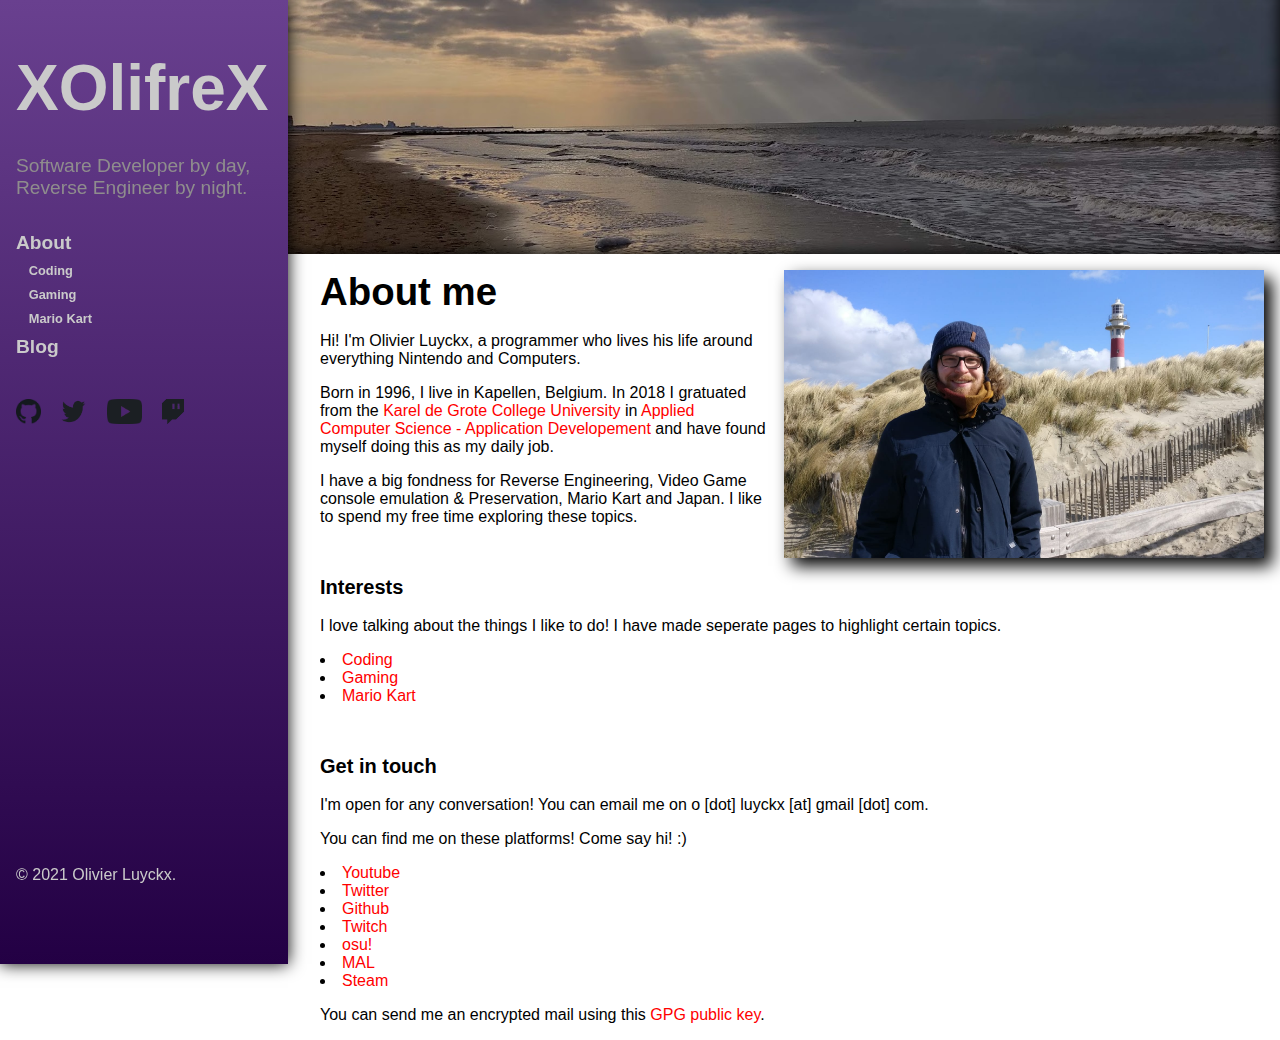
<file: index.html>
<html>
    <head>
        <title>XOlifréX</title>
        <link rel="stylesheet" type="text/css" href="https://fonts.googleapis.com/css?family=Open+Sans">
        <link rel="stylesheet" href="index.css">
        <link rel="icon" href="resources/Mii.png">
        <meta http-equiv="content-type" content="text/html; charset=utf-8" />
  </head>
    <body>
      <div class="sidebar">
        <header>
          <div id="title">
            <h1>
              <a id="nickname" href="/">XOlifreX</a>
            </h1>
          </div>
          <div id="additional">
            <p>Software Developer by day, Reverse Engineer by night.</p>
          </div>
        </header>
        <nav id="links">
          <a href="/">About</a>
          <div id="about-topics">
            <a href="/about/coding.html">Coding</a>
            <a href="/about/gaming.html">Gaming</a>
            <a href="/about/mariokart.html">Mario Kart</a>
          </div>
          <a href="/blog.html">Blog</a>
        </nav>
        <nav id="external-icons">
          <a href="http://github.com/XOlifreX" target="_blank" rel="noopener noreferrer"><img id="github-icon" src="resources/github.png"/></a>
          <a href="http://twitter.com/XolifreX" target="_blank" rel="noopener noreferrer"><img id="twitter-icon" src="resources/twitter.png"/></a>
          <a href="http://www.youtube.com/user/XolifreX" target="_blank" rel="noopener noreferrer"><img id="youtube-icon" src="resources/youtube.png"/></a>
          <a href="http://www.twitch.tv/xOlifre96" target="_blank" rel="noopener noreferrer"><img id="twitch-icon" src="resources/twitch.png"/></a>
        </nav>
        <p id="copyright">© 2021 Olivier Luyckx.</p>
      </div>

      <!-- Content -->
      <div class="main">
        <div id="banner"></div>
        <div id="aboutme-box">
          <div id="myself"></div>
          <h1>About me</h2>
          <p><br/>Hi! I'm Olivier Luyckx, a programmer who lives his life around everything Nintendo and Computers.</p>
          <p>Born in 1996, I live in Kapellen, Belgium. In 2018 I gratuated from the <a href="https://www.kdg.be/" target="_blank" rel="noopener noreferrer">Karel de Grote College University</a> in 
            <a href="https://www.kdg.be/applicatieontwikkeling" target="_blank" rel="noopener noreferrer">Applied Computer Science - Application Developement</a> and have found myself doing this as my daily job.</p>
            <p>I have a big fondness for Reverse Engineering, Video Game console emulation & Preservation, Mario Kart and Japan. I like to spend my free time exploring these topics.</p>
  
            <br/>
            <h3>Interests</h3>
            <p><br/>I love talking about the things I like to do! I have made seperate pages to highlight certain topics.
            <ul>
              <li><a href="/about/coding.html">Coding</a></li>
              <li><a href="/about/gaming.html">Gaming</a></li>
              <li><a href="/about/mariokart.html">Mario Kart</a></li>
            </ul>
          </p>
          <br/>

          <h3>Get in touch</h3>
          <p><br/>I'm open for any conversation! You can email me on o [dot] luyckx [at] gmail [dot] com.</p>
          <p>
            You can find me on these platforms! Come say hi! :)
            <ul>
              <li><a href="http://www.youtube.com/user/XolifreX" target="_blank">Youtube</a></li>
              <li><a href="http://twitter.com/XolifreX" target="_blank">Twitter</a></li>
              <li><a href="http://github.com/XOlifreX" target="_blank">Github</a></li>
              <li><a href="http://www.twitch.tv/xOlifre96" target="_blank">Twitch</a></li>
              <li><a href="https://osu.ppy.sh/users/4328137" target="_blank">osu!</a></li>
              <li><a href="https://myanimelist.net/profile/XolifreX" target="_blank">MAL</a></li>
              <li><a href="https://steamcommunity.com/id/XOlifreX" target="_blank">Steam</a></li>
          </ul>
          </p>
          <p>You can send me an encrypted mail using this <a href="resources/pgp.txt" target="_blank">GPG public key</a>.</p>
        </div>
      </div>
    </body>
</html>
</file>
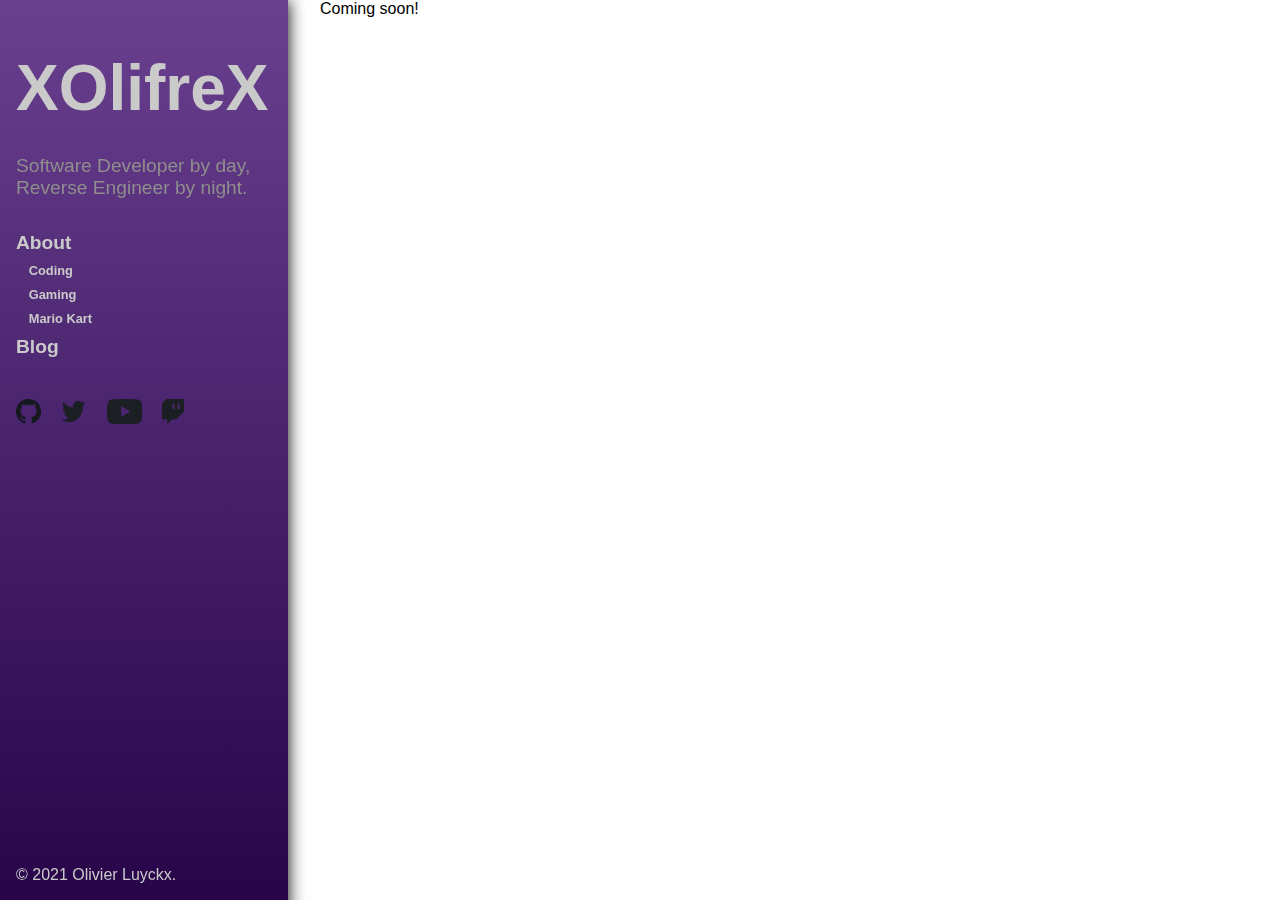
<file: blog.html>
<html>
    <head>
        <title>XOlifréX</title>
        <link rel="stylesheet" type="text/css" href="https://fonts.googleapis.com/css?family=Open+Sans">
        <link rel="stylesheet" href="blog.css">
        <link rel="icon" href="resources/Mii.png">
        <meta http-equiv="content-type" content="text/html; charset=utf-8" />
  </head>
    <body>
      <!-- Sidebar stuff -->
      <div class="sidebar">
        <header>
          <div id="title">
            <!-- <img src="resources/Olifre_temp.PNG"/> -->
            <h1>
              <a id="nickname" href="/">XOlifreX</a>
            </h1>
          </div>
          <div id="additional">
            <p>Software Developer by day, Reverse Engineer by night.</p>
          </div>
        </header>
        <nav id="links">
          <a href="/">About</a>
          <div id="about-topics">
            <a href="/about/coding.html">Coding</a>
            <a href="/about/gaming.css">Gaming</a>
            <a href="/about/mariokart.html">Mario Kart</a>
          </div>
          <a href="/blog.html">Blog</a>
        </nav>
        <nav id="external-icons">
          <a href="http://github.com/XOlifreX" target="_blank" rel="noopener noreferrer"><img id="github-icon" src="resources/github.png"/></a>
          <a href="http://twitter.com/XolifreX" target="_blank" rel="noopener noreferrer"><img id="twitter-icon" src="resources/twitter.png"/></a>
          <a href="http://www.youtube.com/user/XolifreX" target="_blank" rel="noopener noreferrer"><img id="youtube-icon" src="resources/youtube.png"/></a>
          <a href="http://www.twitch.tv/xOlifre96" target="_blank" rel="noopener noreferrer"><img id="twitch-icon" src="resources/twitch.png"/></a>
        </nav>
        <p id="copyright">© 2021 Olivier Luyckx.</p>
      </div>

      <!-- Content -->
      <div class="main">
        <p>Coming soon!</p>
      </div>
    </body>
</html>
</file>
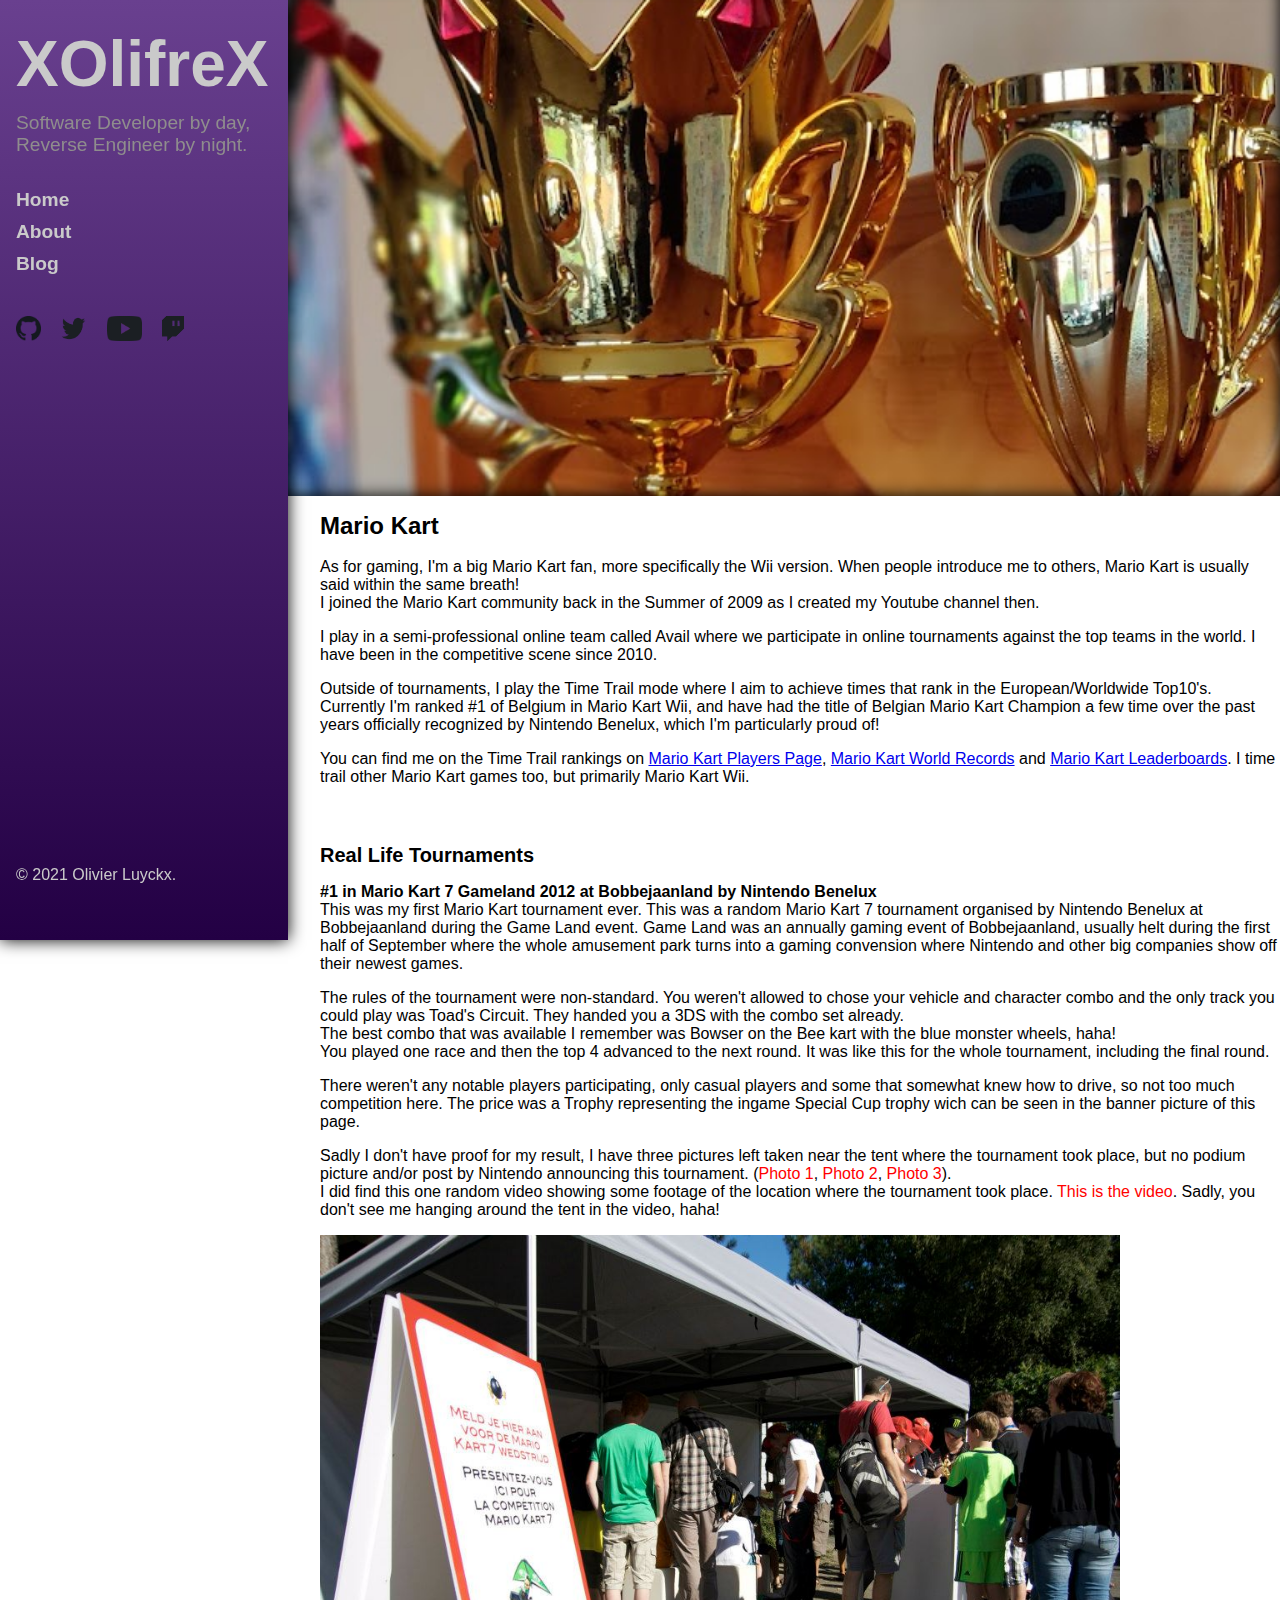
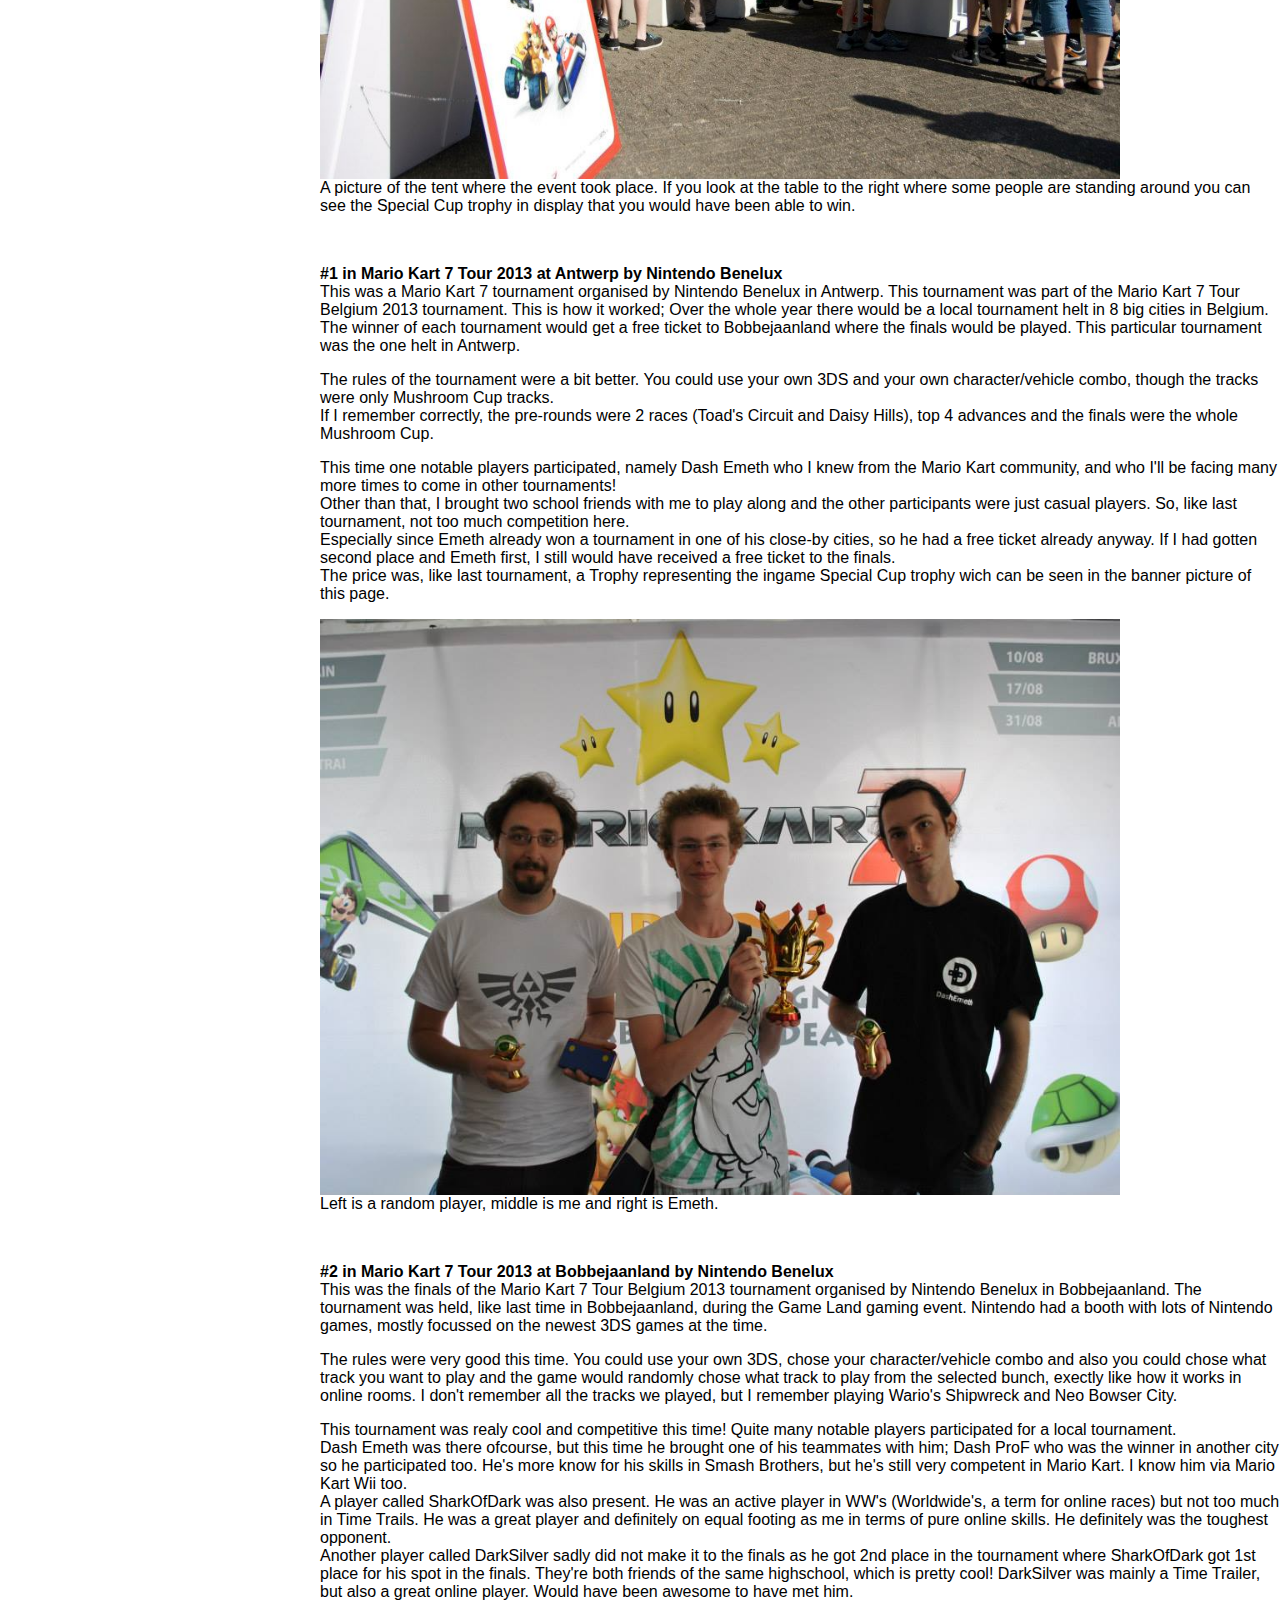
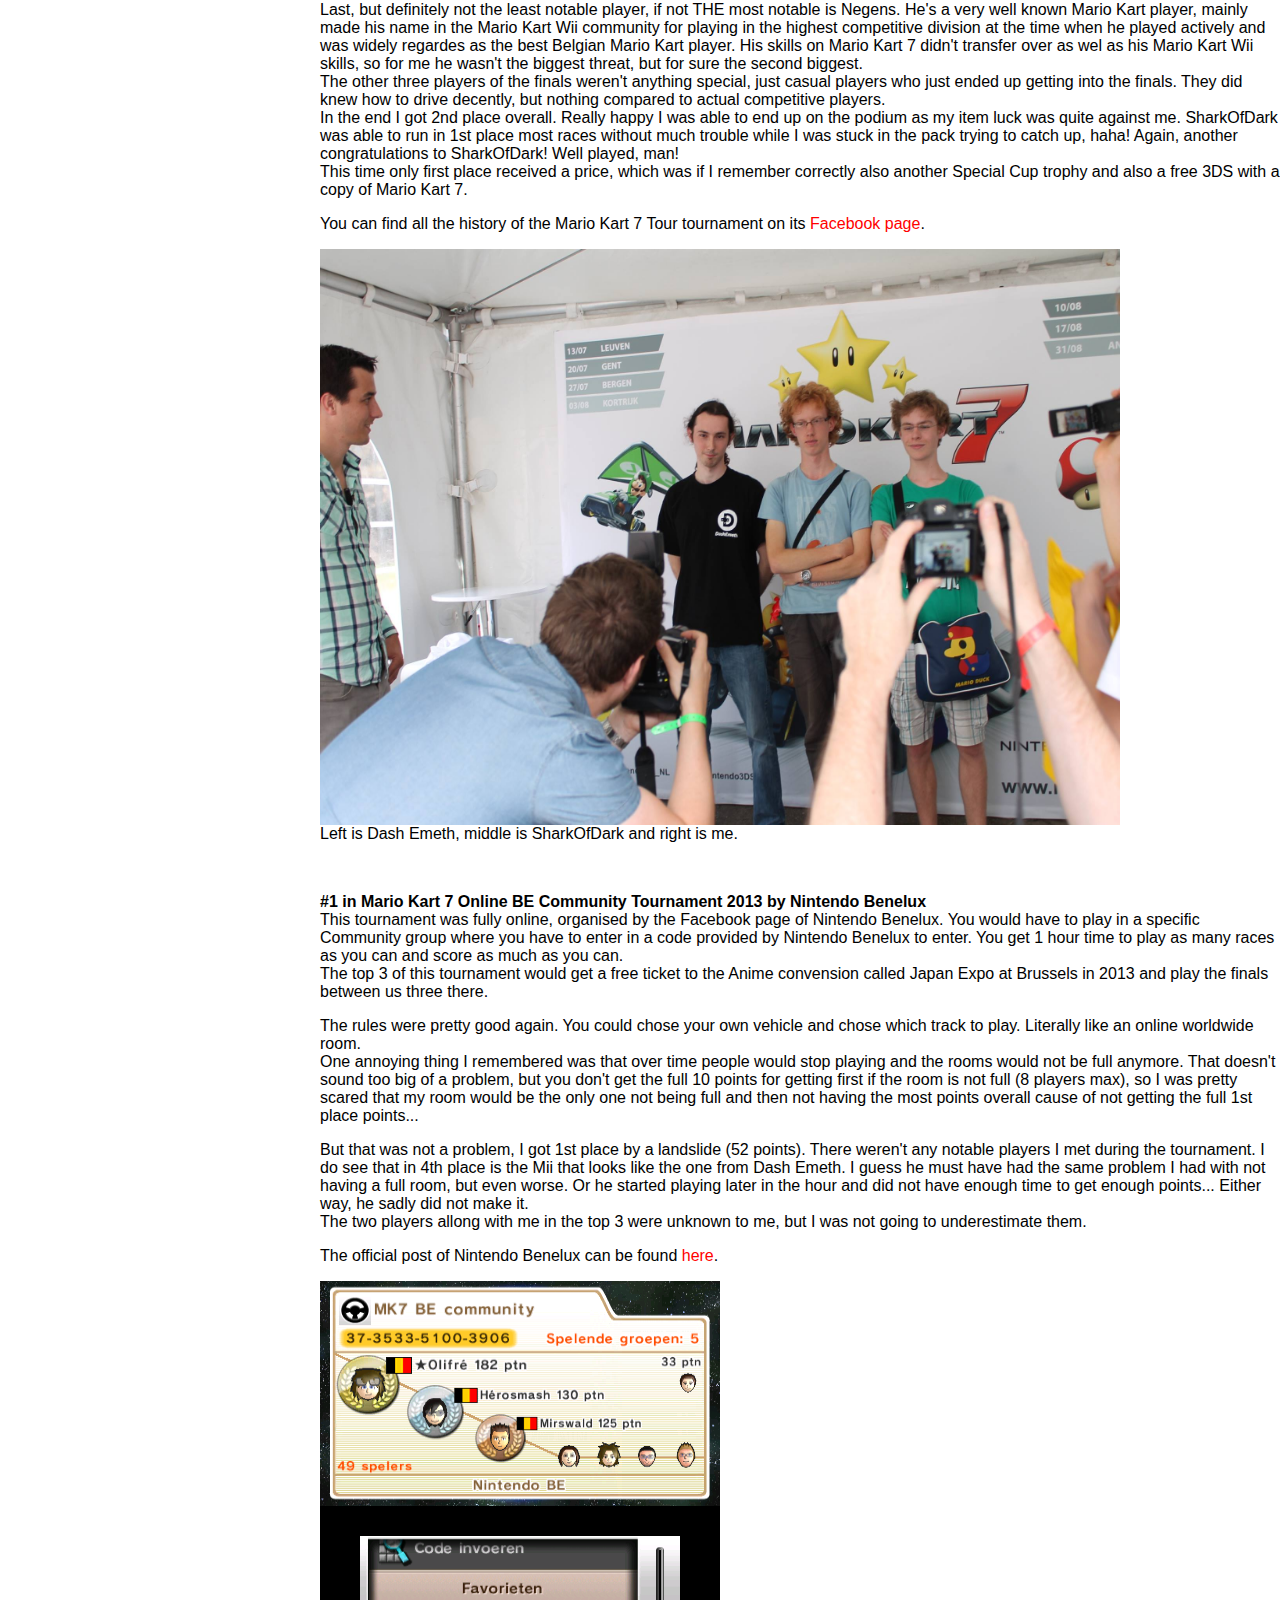
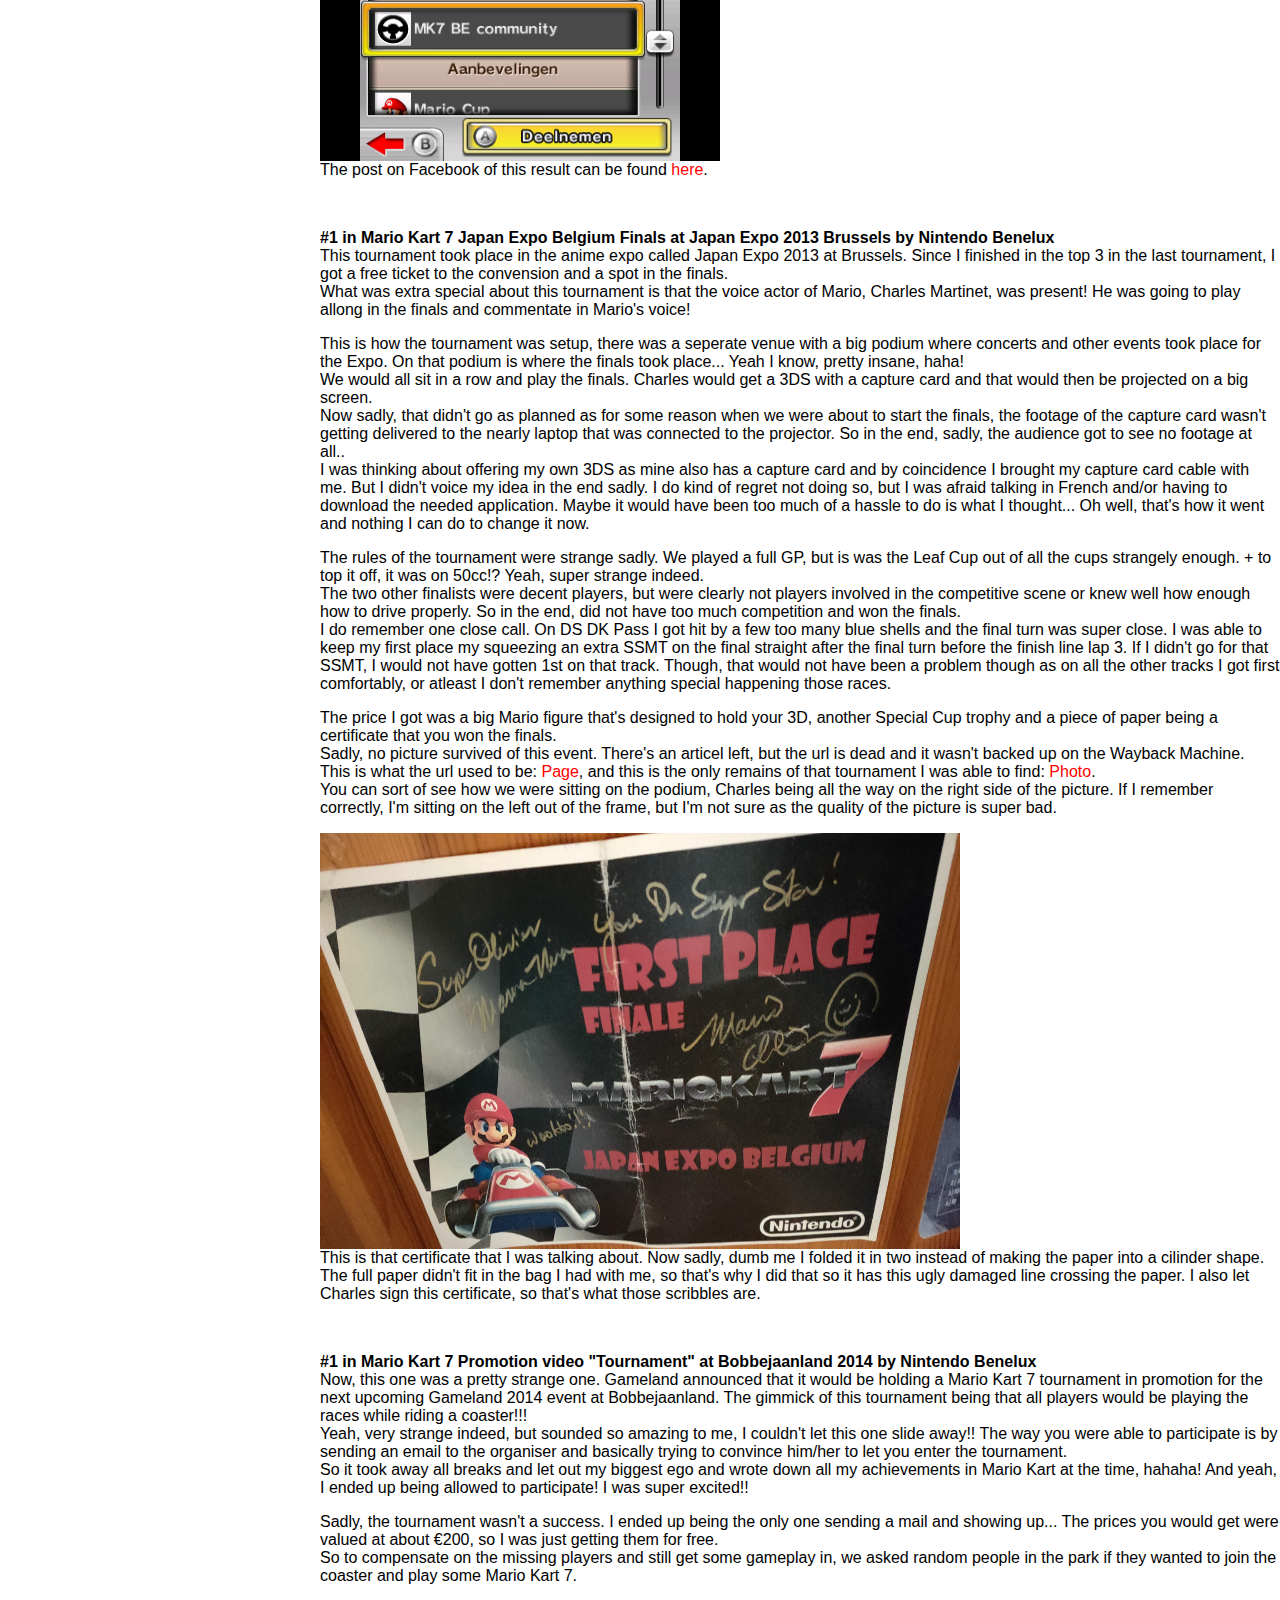
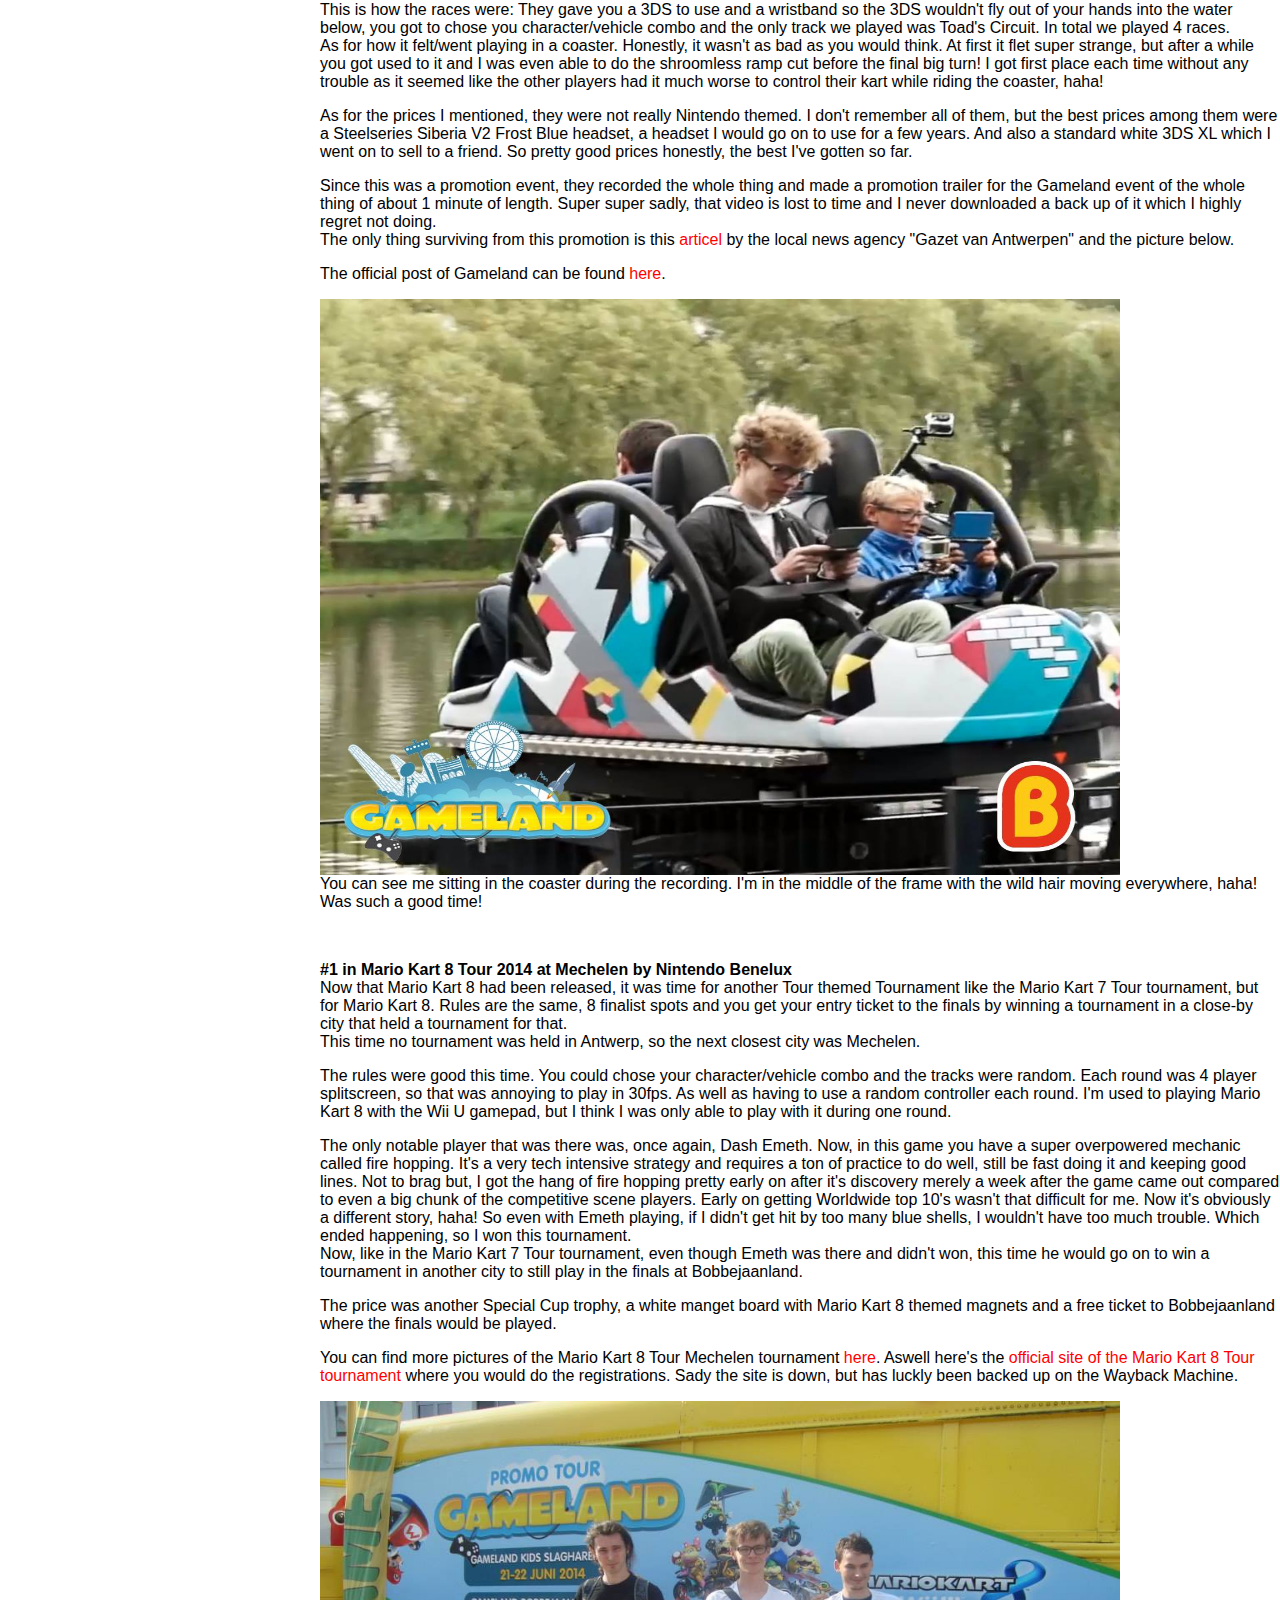
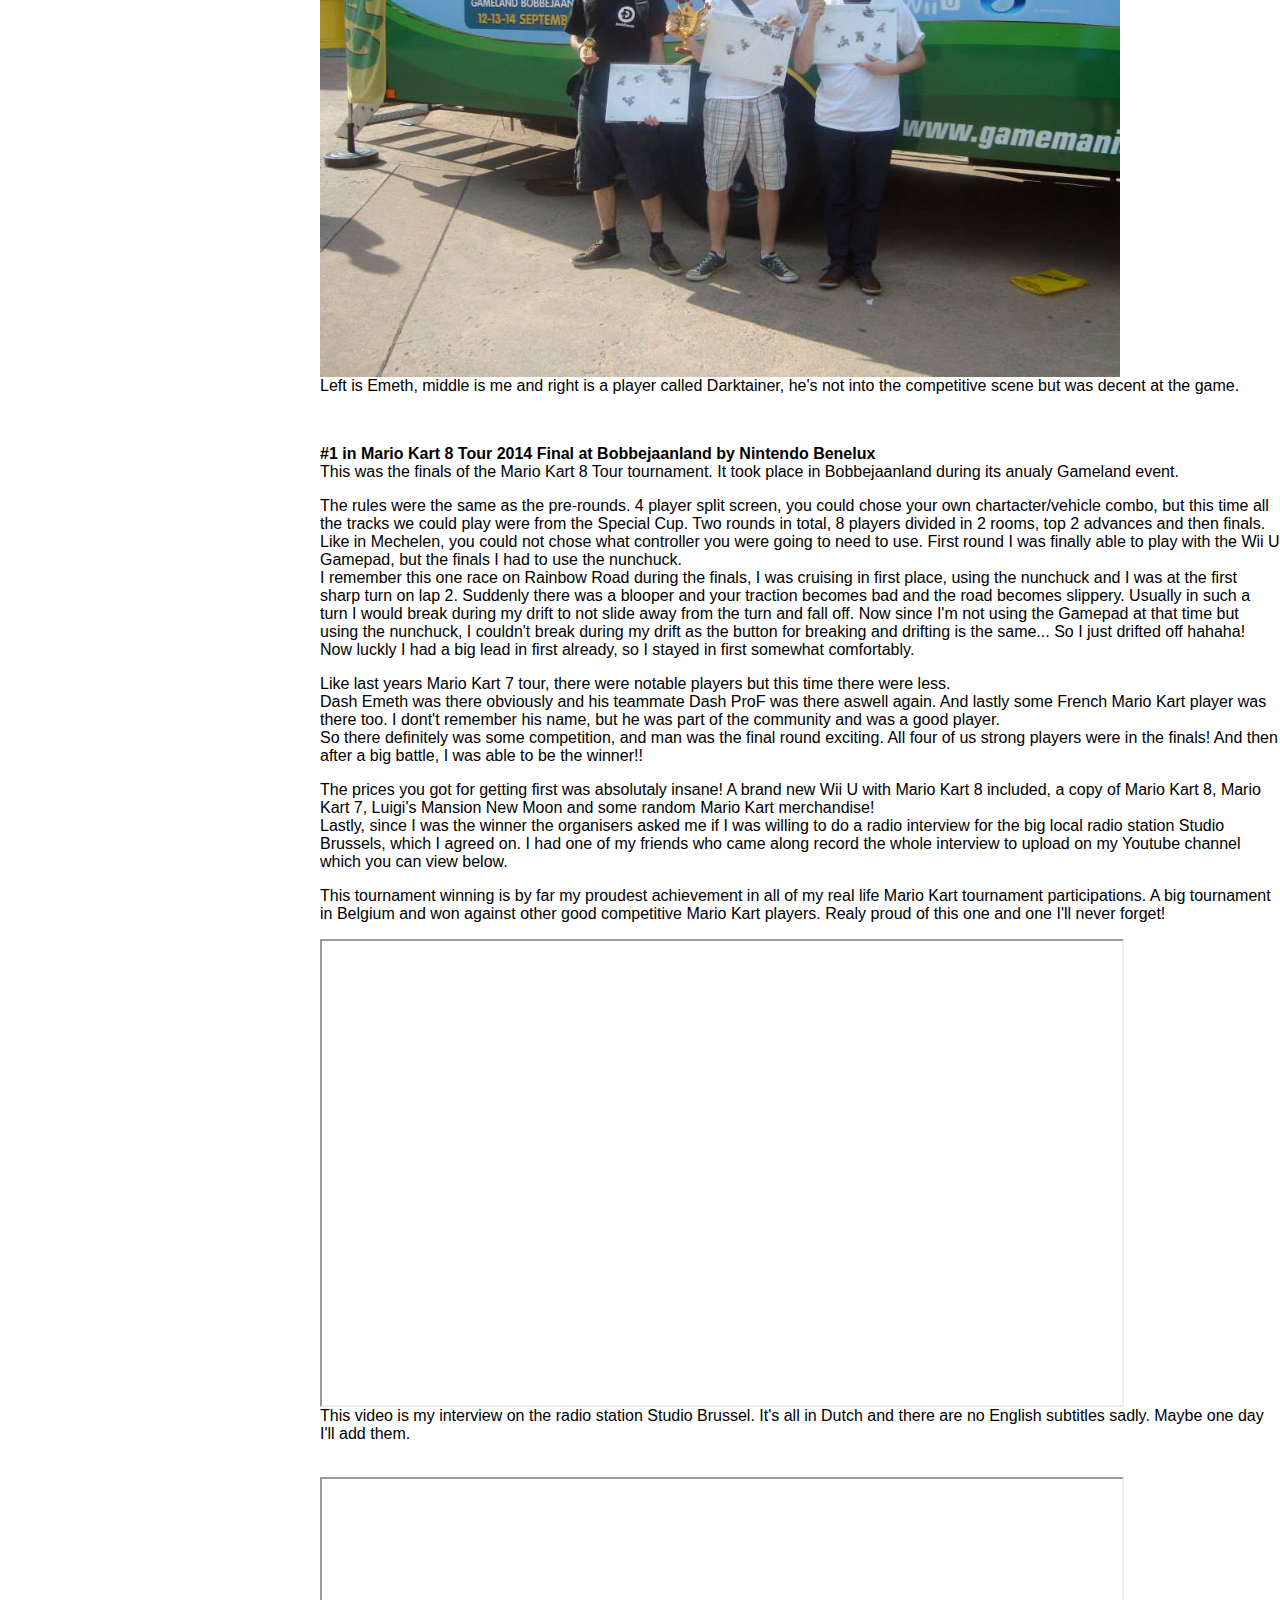
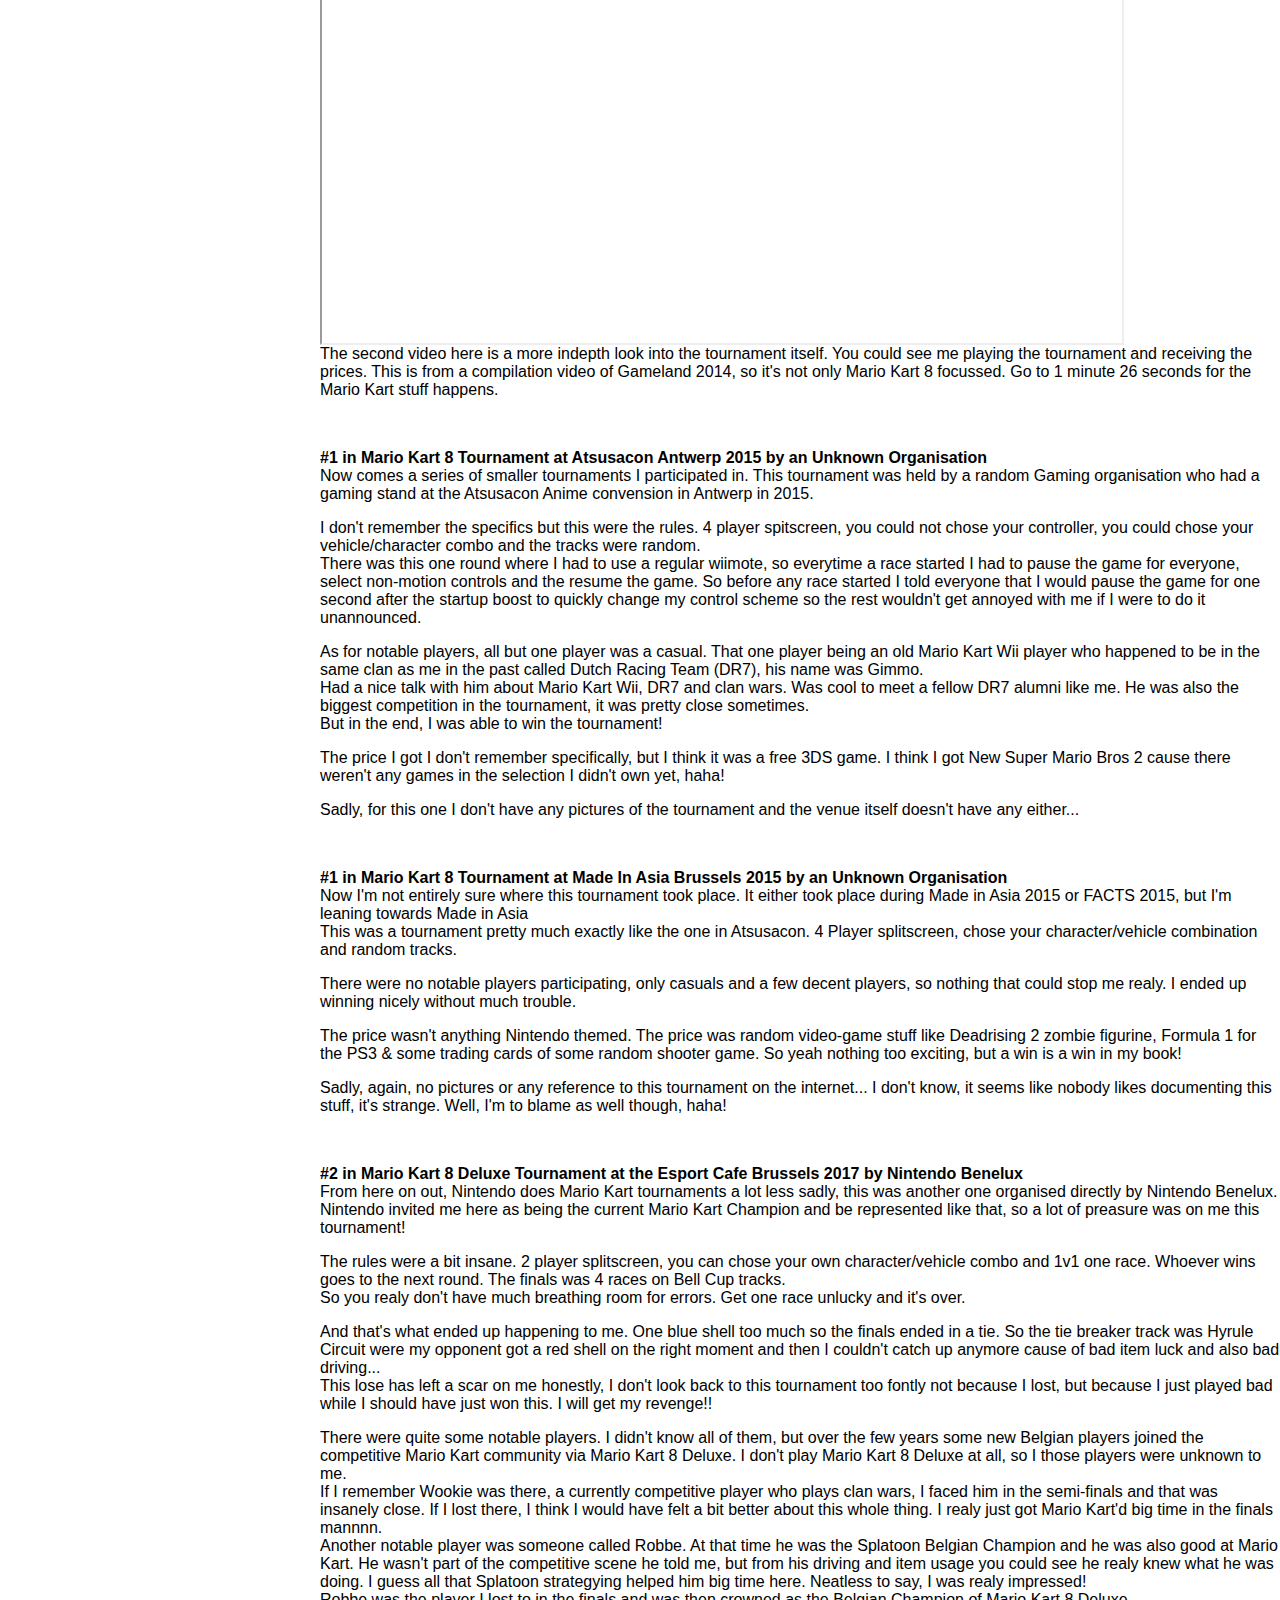
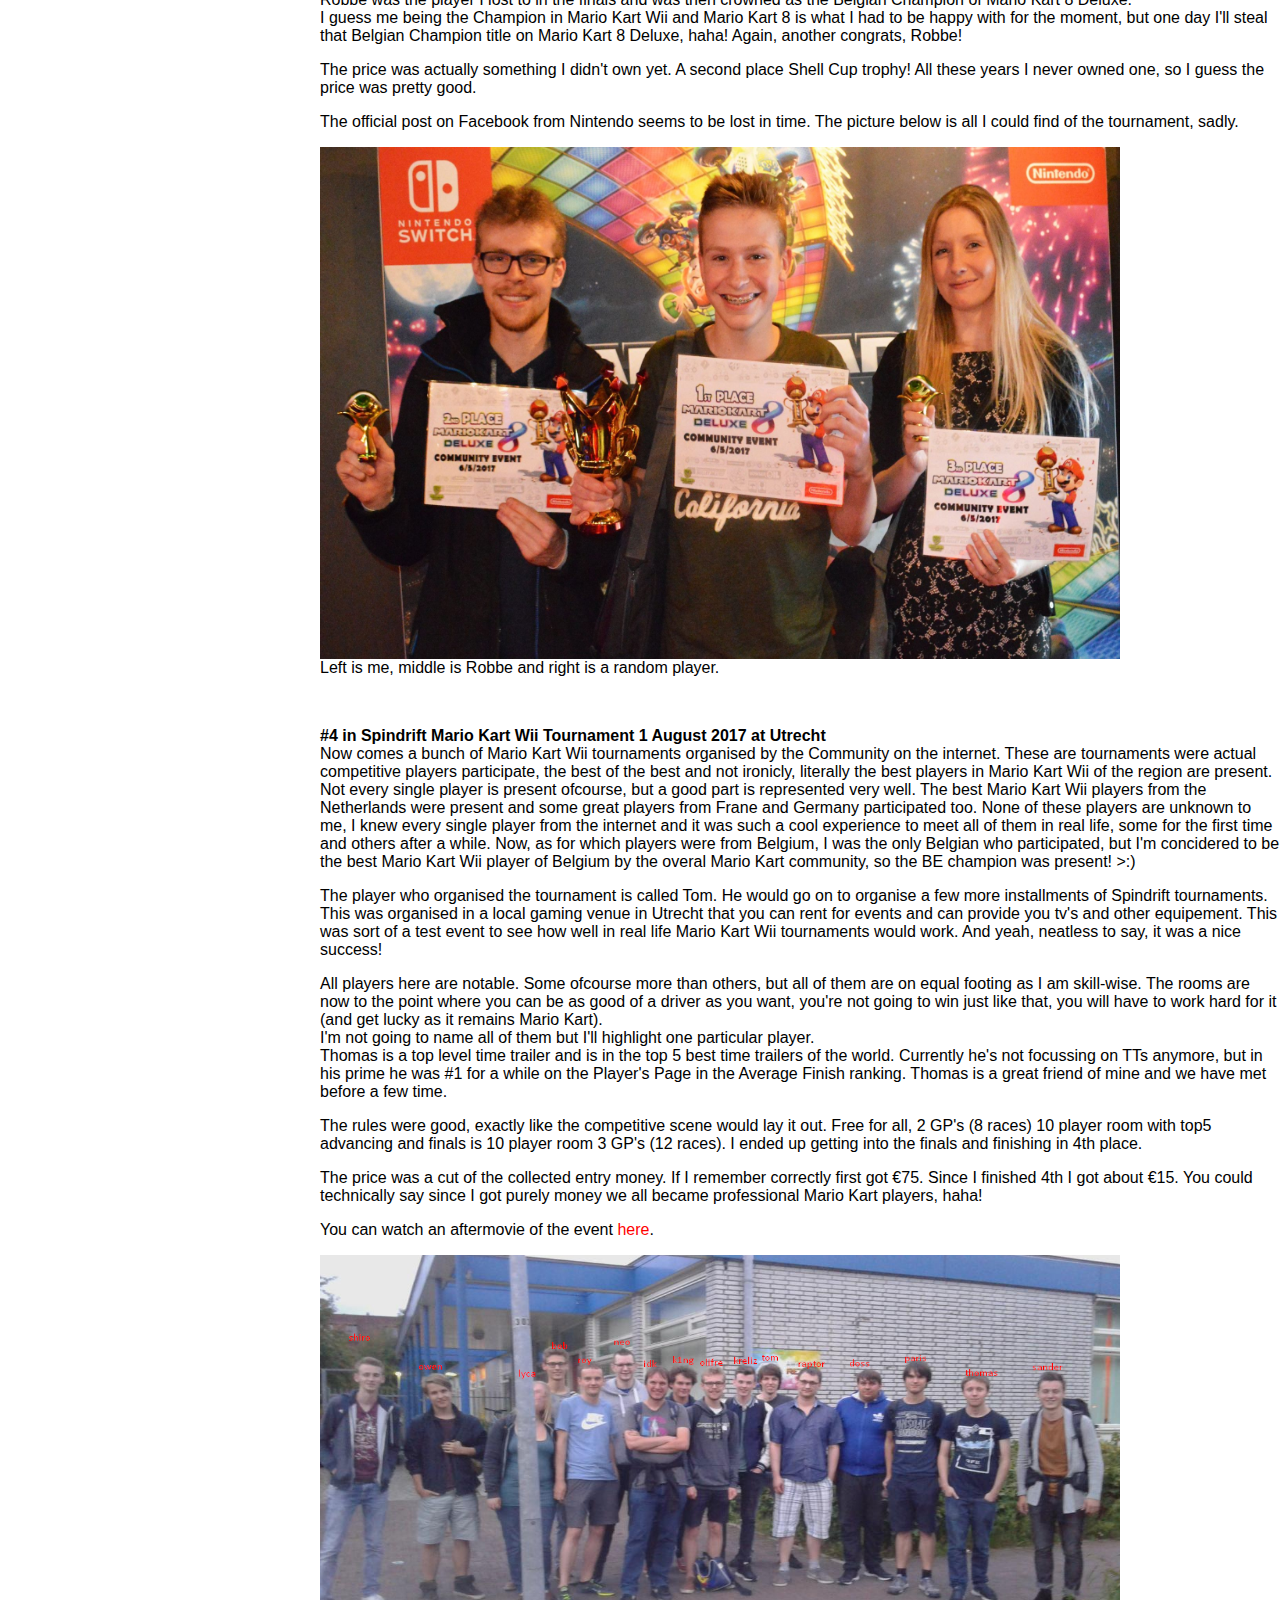
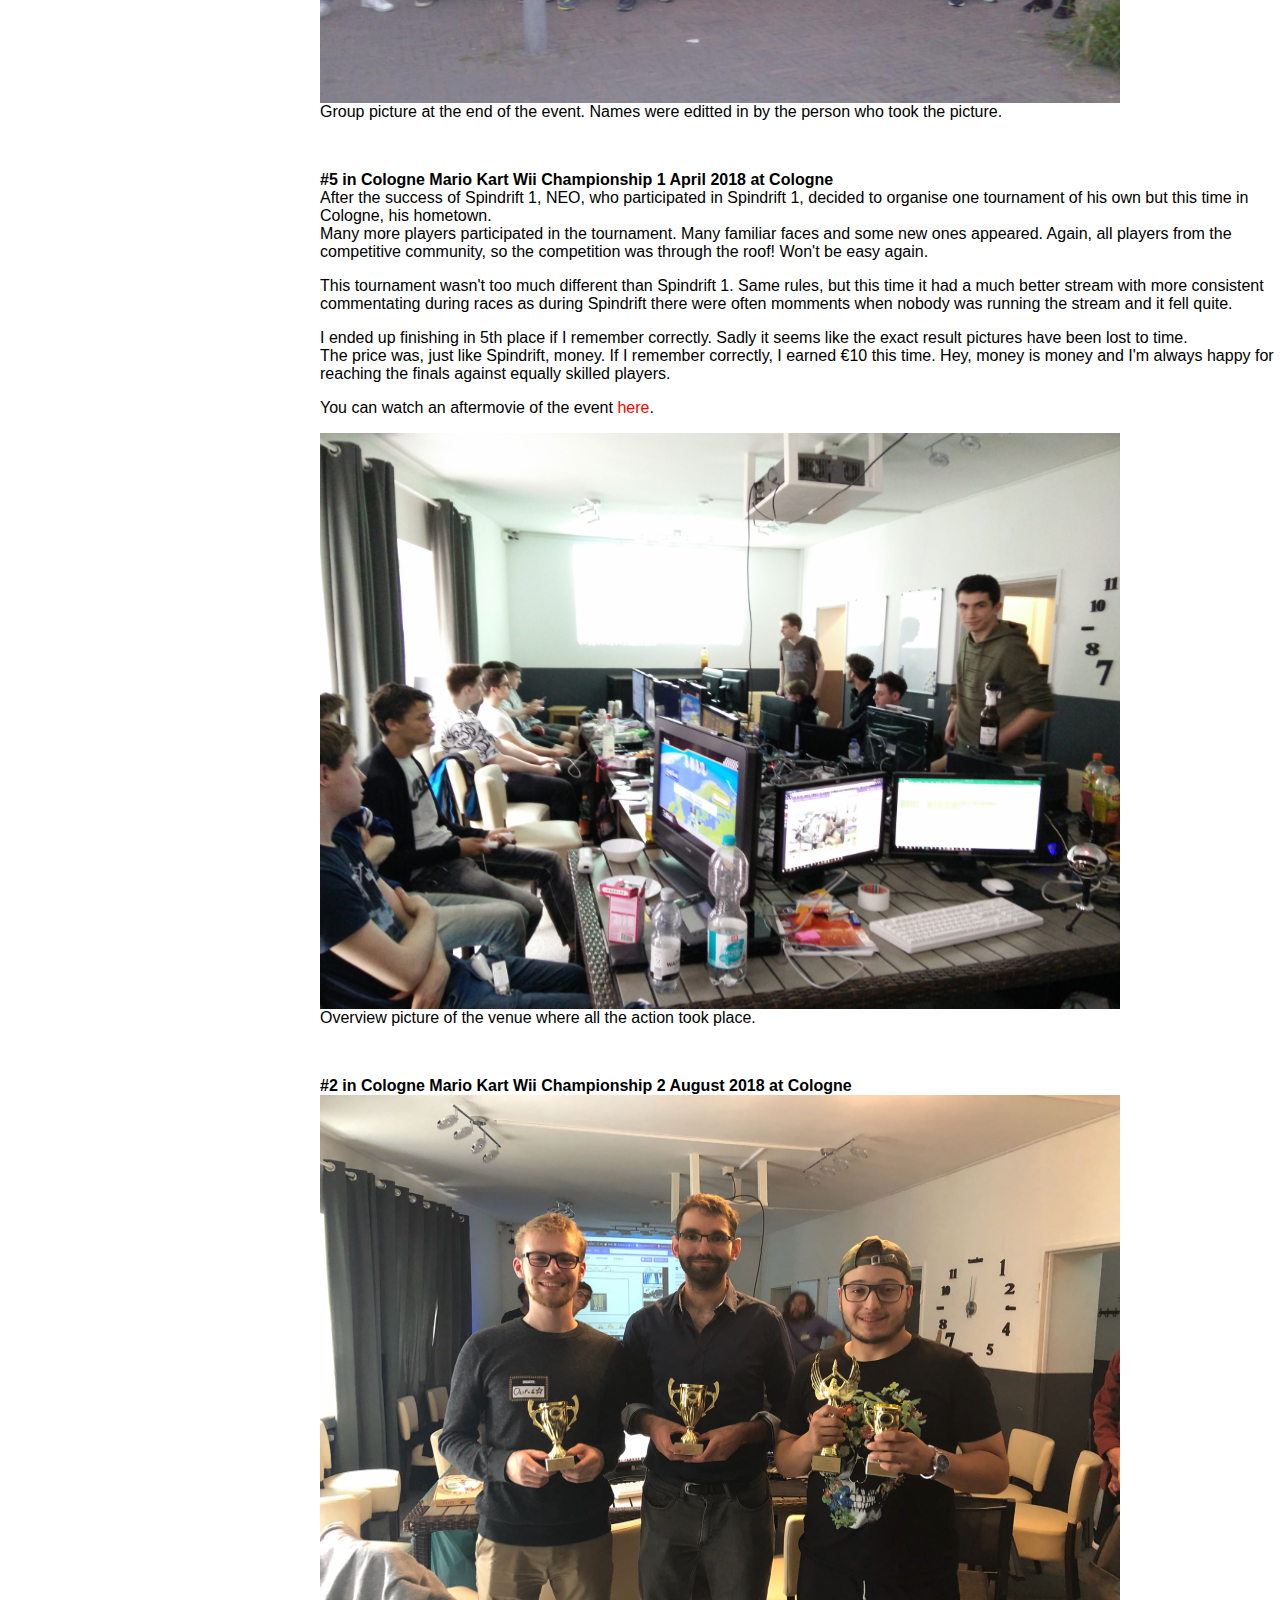
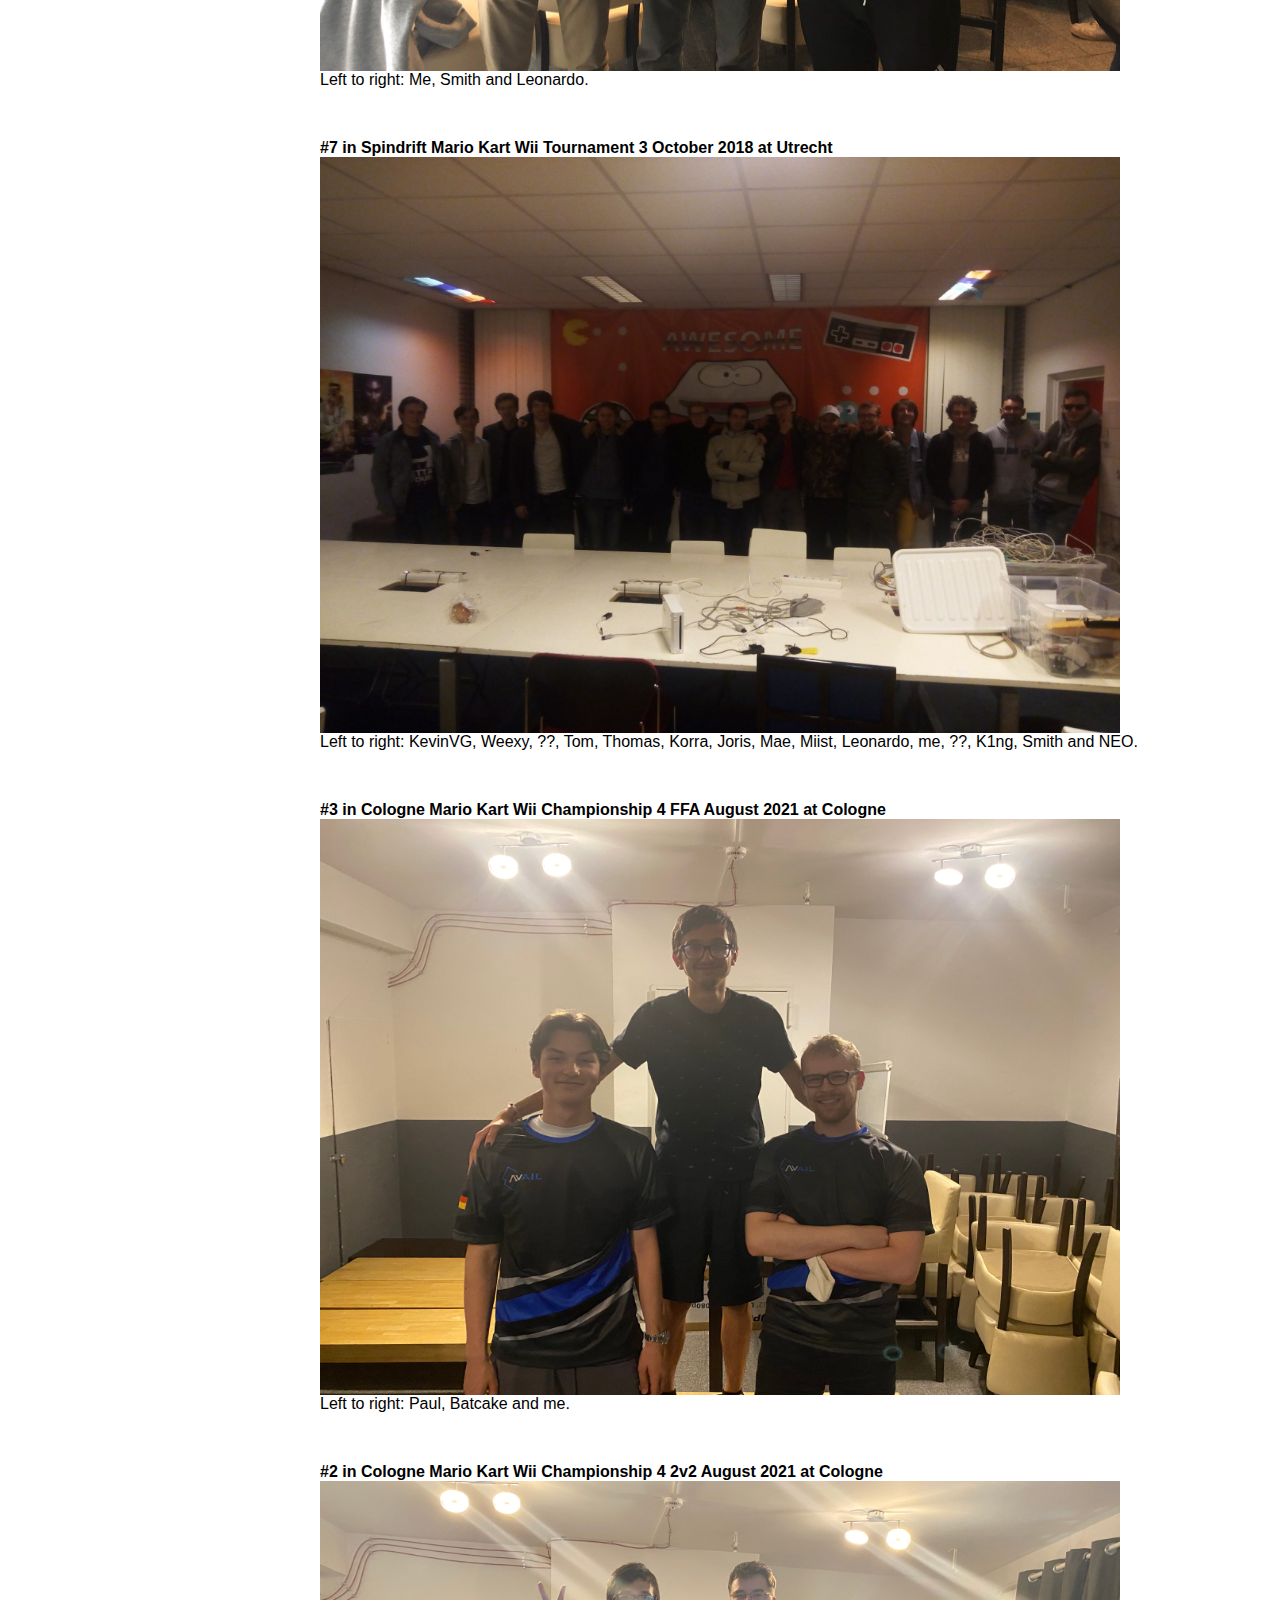
<file: about-topics/mariokart.html>
<html>
    <head>
        <title>XOlifréX</title>
        <link rel="stylesheet" type="text/css" href="https://fonts.googleapis.com/css?family=Open+Sans">
        <link rel="stylesheet" href="mariokart.css">
        <meta http-equiv="content-type" content="text/html; charset=utf-8" />
  </head>
    <body>
      <!-- Sidebar stuff -->
      <div class="sidebar">
        <header>
          <div id="title">
            <!-- <img src="resources/Olifre_temp.PNG"/> -->
            <h1>
              <a id="nickname" href="/">XOlifreX</a>
            </h1>
          </div>
          <div id="additional">
            <p>Software Developer by day, Reverse Engineer by night.</p>
          </div>
        </header>
        <nav id="links">
          <a href="/">Home</a>
          <a href="/about.html">About</a>
          <a href="/blog.html">Blog</a>
        </nav>
        <nav id="external-icons">
          <a href="http://github.com/XOlifreX" target="_blank" rel="noopener noreferrer"><img id="github-icon" src="../resources/github.png"/></a>
          <a href="http://twitter.com/XolifreX" target="_blank" rel="noopener noreferrer"><img id="twitter-icon" src="../resources/twitter.png"/></a>
          <a href="http://www.youtube.com/user/XolifreX" target="_blank" rel="noopener noreferrer"><img id="youtube-icon" src="../resources/youtube.png"/></a>
          <a href="http://www.twitch.tv/xOlifre96" target="_blank" rel="noopener noreferrer"><img id="twitch-icon" src="../resources/twitch.png"/></a>
        </nav>
        <p id="copyright">© 2021 Olivier Luyckx.</p>
      </div>

      <!-- Content -->
      <div class="main">
        <div id="banner"></div>
        <div id="mariokart-box">
          <h2>Mario Kart</h2>
          <p>
            <br/>As for gaming, I'm a big Mario Kart fan, more specifically the Wii version. When people introduce me to others, Mario Kart is usually said within the same breath!<br/>
            I joined the Mario Kart community back in the Summer of 2009 as I created my Youtube channel then.
          </p>
          </p>
            I play in a semi-professional online team called Avail where we participate in online tournaments against the top teams in the world. I have been in the competitive scene since 2010.
          </p>
          </p>
            Outside of tournaments, I play the Time Trail mode where I aim to achieve times that rank in the European/Worldwide Top10's.<br/>
            Currently I'm ranked #1 of Belgium in Mario Kart Wii, and have had the title of Belgian Mario Kart Champion a few time over the past years officially recognized by Nintendo Benelux,
            which I'm particularly proud of!
          </p>

          </p>
            You can find me on the Time Trail rankings on
            <a href="https://www.mariokart64.com/mkw/profile.php?pid=766" target="_blank" rel="noopener noreferrer">Mario Kart Players Page</a>,
            <a href="https://mkwrs.com/mkwii/profile.php?player=Olifr%C3%A9"  target="_blank" rel="noopener noreferrer">Mario Kart World Records</a> and
            <a href="https://www.mkleaderboards.com/mkw/players/931">Mario Kart Leaderboards</a>.
            I time trail other Mario Kart games too, but primarily Mario Kart Wii.
          </p>

          <div id="tournaments">
            <br/>
            <h3>Real Life Tournaments</h3>

            <h4>#1 in Mario Kart 7 Gameland 2012 at Bobbejaanland by Nintendo Benelux</h4>

            <p>
              This was my first Mario Kart tournament ever. This was a random Mario Kart 7 tournament organised by Nintendo Benelux 
              at Bobbejaanland during the Game Land event. Game Land was an annually gaming event of Bobbejaanland, usually helt during the first half of September where 
              the whole amusement park turns into a gaming convension where Nintendo and other big companies show off their newest games.
            </p>
            <p>
              The rules of the tournament were non-standard. You weren't allowed to chose your vehicle and character combo
              and the only track you could play was Toad's Circuit. They handed you a 3DS with the combo set already. 
              <br/>The best combo that was available I remember was Bowser on the Bee kart with the blue monster wheels, haha!
              <br/>You played one race and then the top 4 advanced to the next round.
              It was like this for the whole tournament, including the final round.
            </p>
            <p>  
              There weren't any notable players participating, only casual players and some that somewhat knew how to drive, so not too much competition here. 
              The price was a Trophy representing the ingame Special Cup trophy wich can be seen in the banner picture of this page.
            </p>
            <p>
              Sadly I don't have proof for my result, I have three pictures left taken near the tent where the tournament took place, but no podium picture and/or post by Nintendo announcing this tournament.
              (<a href="../resources/MarioKart7Gameland2012_1.jpg" target="_blank" rel="noopener noreferrer">Photo 1</a>,
              <a href="../resources/MarioKart7Gameland2012_2.jpg" target="_blank" rel="noopener noreferrer">Photo 2</a>,
              <a href="../resources/MarioKart7Gameland2012_3.jpg" target="_blank" rel="noopener noreferrer">Photo 3</a>).
              <br/>I did find this one random video showing some footage of the location where the tournament took place. <a href="https://www.youtube.com/watch?v=qHXAdGcO8BI&t=255s" target="_blank" rel="noopener noreferrer">This is the video</a>. Sadly, you don't see me hanging around the tent in the video, haha!
            </p>
            <img src="../resources/MarioKart7Gameland2012_4.jpg" style="height: 34em;"/>
            <p>A picture of the tent where the event took place. If you look at the table to the right where some people are standing around you can see the Special Cup trophy in display that you would have been able to win.</p>
            <br/>

            <h4>#1 in Mario Kart 7 Tour 2013 at Antwerp by Nintendo Benelux</h4>

            <p>
              This was a Mario Kart 7 tournament organised by Nintendo Benelux in Antwerp. This tournament was part of the Mario Kart 7 Tour Belgium 2013 tournament.
              This is how it worked; Over the whole year there would be a local tournament helt in 8 big cities in Belgium. 
              The winner of each tournament would get a free ticket to Bobbejaanland where the finals would be played.
              This particular tournament was the one helt in Antwerp.
            </p>
            <p>
              The rules of the tournament were a bit better. You could use your own 3DS and your own character/vehicle combo, though the tracks were only Mushroom Cup tracks.
              <br/>If I remember correctly, the pre-rounds were 2 races (Toad's Circuit and Daisy Hills), top 4 advances and the finals were the whole Mushroom Cup.
            </p>
            <p>  
              This time one notable players participated, namely Dash Emeth who I knew from the Mario Kart community, and who I'll be facing many more times to come in other tournaments! 
              <br/>Other than that, I brought two school friends with me to play along and the other participants were just casual players. So, like last tournament, not too much competition here.
              <br/>Especially since Emeth already won a tournament in one of his close-by cities, so he had a free ticket already anyway. If I had gotten second place and Emeth first, I still would have received a free ticket to the finals.
              <br/>The price was, like last tournament, a Trophy representing the ingame Special Cup trophy wich can be seen in the banner picture of this page.
            </p>

            <img src="../resources/MarioKart7Tour2013AntwerpenResults.jpg" />
            <p>Left is a random player, middle is me and right is Emeth.</p>
            <br/>

            <h4>#2 in Mario Kart 7 Tour 2013 at Bobbejaanland by Nintendo Benelux</h4>

            <p>
              This was the finals of the Mario Kart 7 Tour Belgium 2013 tournament organised by Nintendo Benelux in Bobbejaanland.
              The tournament was held, like last time in Bobbejaanland, during the Game Land gaming event. Nintendo had a booth with lots of Nintendo games, mostly focussed on the newest 3DS games at the time.
            </p>
            <p>
              The rules were very good this time. You could use your own 3DS, chose your character/vehicle combo and also you could chose what track you want to play and the game would randomly chose what track to play from the selected bunch, exectly like how it works in online rooms.
              I don't remember all the tracks we played, but I remember playing Wario's Shipwreck and Neo Bowser City.
            </p>
            <p>  
              This tournament was realy cool and competitive this time! Quite many notable players participated for a local tournament.
              <br/>Dash Emeth was there ofcourse, but this time he brought one of his teammates with him; Dash ProF who was the winner in another city so he participated too. He's more know for his skills in Smash Brothers, but he's still very competent in Mario Kart. I know him via Mario Kart Wii too.
              <br/>A player called SharkOfDark was also present. He was an active player in WW's (Worldwide's, a term for online races) but not too much in Time Trails. He was a great player and definitely on equal footing as me in terms of pure online skills. He definitely was the toughest opponent.
              <br/>Another player called DarkSilver sadly did not make it to the finals as he got 2nd place in the tournament where SharkOfDark got 1st place for his spot in the finals. They're both friends of the same highschool, which is pretty cool! DarkSilver was mainly a Time Trailer, but also a great online player. Would have been awesome to have met him.
              <br/>Last, but definitely not the least notable player, if not THE most notable is Negens. He's a very well known Mario Kart player, mainly made his name in the Mario Kart Wii community for playing in the highest competitive division at the time when he played actively and was widely regardes as the best Belgian Mario Kart player. His skills on Mario Kart 7 didn't transfer over as wel as his Mario Kart Wii skills, so for me he wasn't the biggest threat, but for sure the second biggest.
              <br/>The other three players of the finals weren't anything special, just casual players who just ended up getting into the finals. They did knew how to drive decently, but nothing compared to actual competitive players.
              <br/>In the end I got 2nd place overall. Really happy I was able to end up on the podium as my item luck was quite against me. SharkOfDark was able to run in 1st place most races without much trouble while I was stuck in the pack trying to catch up, haha! Again, another congratulations to SharkOfDark! Well played, man!
              <br/>This time only first place received a price, which was if I remember correctly also another Special Cup trophy and also a free 3DS with a copy of Mario Kart 7.
            </p>

            <p>You can find all the history of the Mario Kart 7 Tour tournament on its <a href="https://www.facebook.com/Mariokart7tour-145780262272806" target="_blank" rel="noopener noreferrer">Facebook page</a>.</p>

            <img src="../resources/MarioKart7Tour2013Finals.jpg" />
            <p>Left is Dash Emeth, middle is SharkOfDark and right is me.</p>
            <br/>

            <h4>#1 in Mario Kart 7 Online BE Community Tournament 2013 by Nintendo Benelux</h4>

            <p>
              This tournament was fully online, organised by the Facebook page of Nintendo Benelux. You would have to play in a specific Community group where you have to enter in a code provided by Nintendo Benelux to enter. You get 1 hour time to play as many races as you can and score as much as you can.
              <br/>The top 3 of this tournament would get a free ticket to the Anime convension called Japan Expo at Brussels in 2013 and play the finals between us three there.
            </p>
            <p>
              The rules were pretty good again. You could chose your own vehicle and chose which track to play. Literally like an online worldwide room.
              <br/>One annoying thing I remembered was that over time people would stop playing and the rooms would not be full anymore. That doesn't sound too big of a problem, but you don't get the full 10 points for getting first if the room is not full (8 players max), so I was pretty scared that my room would be the only one not being full and then not having the most points overall cause of not getting the full 1st place points...
            </p>

            <p>
              But that was not a problem, I got 1st place by a landslide (52 points). There weren't any notable players I met during the tournament. I do see that in 4th place is the Mii that looks like the one from Dash Emeth. I guess he must have had the same problem I had with not having a full room, but even worse. Or he started playing later in the hour and did not have enough time to get enough points... Either way, he sadly did not make it.
              <br/>The two players allong with me in the top 3 were unknown to me, but I was not going to underestimate them.
            </p>
            <p>The official post of Nintendo Benelux can be found <a href="https://www.nintendo.be/nl/Nieuws/2013/september/Race-mee-in-de-allerlaatste-Mario-Kart-7-BE-Community--807051.html" target="_blank" rel="noopener noreferrer">here</a>.</p>
            
            <img src="../resources/MarioKart7OnlineCommunityResult.png" style="width: 25em; height: 30em;"/>
            <p>The post on Facebook of this result can be found <a href="https://www.facebook.com/Nintendo3DSBelgie/photos/a.636506596393983/636506769727299/" target="_blank" rel="noopener noreferrer">here</a>.</p>
            <br/>

            <h4>#1 in Mario Kart 7 Japan Expo Belgium Finals at Japan Expo 2013 Brussels by Nintendo Benelux</h4>
            <p>
              This tournament took place in the anime expo called Japan Expo 2013 at Brussels. Since I finished in the top 3 in the last tournament, I got a free ticket to the convension and a spot in the finals.
              <br/>What was extra special about this tournament is that the voice actor of Mario, Charles Martinet, was present! He was going to play allong in the finals and commentate in Mario's voice!
            </p>
            <p>
              This is how the tournament was setup, there was a seperate venue with a big podium where concerts and other events took place for the Expo. On that podium is where the finals took place... Yeah I know, pretty insane, haha!
              <br/>We would all sit in a row and play the finals. Charles would get a 3DS with a capture card and that would then be projected on a big screen.
              <br/>Now sadly, that didn't go as planned as for some reason when we were about to start the finals, the footage of the capture card wasn't getting delivered to the nearly laptop that was connected to the projector. So in the end, sadly, the audience got to see no footage at all..
              <br/>I was thinking about offering my own 3DS as mine also has a capture card and by coincidence I brought my capture card cable with me. But I didn't voice my idea in the end sadly. I do kind of regret not doing so, but I was afraid talking in French and/or having to download the needed application. Maybe it would have been too much of a hassle to do is what I thought... Oh well, that's how it went and nothing I can do to change it now. 
            </p>
            <p>
              The rules of the tournament were strange sadly. We played a full GP, but is was the Leaf Cup out of all the cups strangely enough. + to top it off, it was on 50cc!? Yeah, super strange indeed.
              <br/>The two other finalists were decent players, but were clearly not players involved in the competitive scene or knew well how enough how to drive properly. So in the end, did not have too much competition and won the finals.
              <br/>I do remember one close call. On DS DK Pass I got hit by a few too many blue shells and the final turn was super close. I was able to keep my first place my squeezing an extra SSMT on the final straight after the final turn before the finish line lap 3. If I didn't go for that SSMT, I would not have gotten 1st on that track. Though, that would not have been a problem though as on all the other tracks I got first comfortably, or atleast I don't remember anything special happening those races.
            </p>
            <p>
              The price I got was a big Mario figure that's designed to hold your 3D, another Special Cup trophy and a piece of paper being a certificate that you won the finals.
              <br/>Sadly, no picture survived of this event. There's an articel left, but the url is dead and it wasn't backed up on the Wayback Machine. 
              <br/>This is what the url used to be: <a href="https://web.archive.org/web/20140227110149/http://japan-expo.be/nws-1517-fr-j3___finale_mario_kart_7_doublee_en_live.html" target="_blank" rel="noopener noreferrer">Page</a>, 
              and this is the only remains of that tournament I was able to find: <a href="../resources/MarioKart7JapanExpoArticleOldReference.PNG" target="_blank" rel="noopener noreferrer">Photo</a>.
              <br/>You can sort of see how we were sitting on the podium, Charles being all the way on the right side of the picture. If I remember correctly, I'm sitting on the left out of the frame, but I'm not sure as the quality of the picture is super bad.
            </p>
            <img src="../resources/MarioKartJapanExpoWinnerCertificate.jpg" style="width: 40em; height: 26em;"/>
            <p>
              This is that certificate that I was talking about. Now sadly, dumb me I folded it in two instead of making the paper into a cilinder shape. The full paper didn't fit in the bag I had with me, so that's why I did that so it has this ugly damaged line crossing the paper. I also let Charles sign this certificate, so that's what those scribbles are. 
            </p>
            <br/>

            <h4>#1 in Mario Kart 7 Promotion video "Tournament" at Bobbejaanland 2014 by Nintendo Benelux</h4>
            <p>
              Now, this one was a pretty strange one. Gameland announced that it would be holding a Mario Kart 7 tournament in promotion for the next upcoming Gameland 2014 event at Bobbejaanland. The gimmick of this tournament being that all players would be playing the races while riding a coaster!!!
              <br/>Yeah, very strange indeed, but sounded so amazing to me, I couldn't let this one slide away!! The way you were able to participate is by sending an email to the organiser and basically trying to convince him/her to let you enter the tournament.
              <br/>So it took away all breaks and let out my biggest ego and wrote down all my achievements in Mario Kart at the time, hahaha! And yeah, I ended up being allowed to participate! I was super excited!!
            </p>
            <p>
              Sadly, the tournament wasn't a success. I ended up being the only one sending a mail and showing up... The prices you would get were valued at about €200, so I was just getting them for free.
              <br/>So to compensate on the missing players and still get some gameplay in, we asked random people in the park if they wanted to join the coaster and play some Mario Kart 7.
            </p>
            <p>
              This is how the races were: They gave you a 3DS to use and a wristband so the 3DS wouldn't fly out of your hands into the water below, you got to chose you character/vehicle combo and the only track we played was Toad's Circuit. In total we played 4 races.
              <br/>As for how it felt/went playing in a coaster. Honestly, it wasn't as bad as you would think. At first it flet super strange, but after a while you got used to it and I was even able to do the shroomless ramp cut before the final big turn! I got first place each time without any trouble as it seemed like the other players had it much worse to control their kart while riding the coaster, haha!
            </p>
            <p>
              As for the prices I mentioned, they were not really Nintendo themed. I don't remember all of them, but the best prices among them were a Steelseries Siberia V2 Frost Blue headset, a headset I would go on to use for a few years. And also a standard white 3DS XL which I went on to sell to a friend. So pretty good prices honestly, the best I've gotten so far.
            </p>
            <p>
              Since this was a promotion event, they recorded the whole thing and made a promotion trailer for the Gameland event of the whole thing of about 1 minute of length. Super super sadly, that video is lost to time and I never downloaded a back up of it which I highly regret not doing.
              <br/>The only thing surviving from this promotion is this <a href="https://www.gva.be/cnt/dmf20140819_01223315" target="_blank" rel="noopener noreferrer">articel</a> by the local news agency "Gazet van Antwerpen" and the picture below. 
            </p>
            <p>The official post of Gameland can be found <a href="https://www.facebook.com/gamelandbelgium/photos/a.460707090629045/821641407868943" target="_blank" rel="noopener noreferrer">here</a>.</p>
            <img src="../resources/BobbejaanlandGameland2014PromotionPicture.jpg" />
            <p>
              You can see me sitting in the coaster during the recording. I'm in the middle of the frame with the wild hair moving everywhere, haha! Was such a good time!
            </p>
            <br/>

            <h4>#1 in Mario Kart 8 Tour 2014 at Mechelen by Nintendo Benelux</h4>
            <p>
              Now that Mario Kart 8 had been released, it was time for another Tour themed Tournament like the Mario Kart 7 Tour tournament, but for Mario Kart 8. Rules are the same, 8 finalist spots and you get your entry ticket to the finals by winning a tournament in a close-by city that held a tournament for that.
              <br/>This time no tournament was held in Antwerp, so the next closest city was Mechelen.
            </p>
            <p>
              The rules were good this time. You could chose your character/vehicle combo and the tracks were random. Each round was 4 player splitscreen, so that was annoying to play in 30fps. As well as having to use a random controller each round. I'm used to playing Mario Kart 8 with the Wii U gamepad, but I think I was only able to play with it during one round.
            </p>
            <p>
              The only notable player that was there was, once again, Dash Emeth. Now, in this game you have a super overpowered mechanic called fire hopping. It's a very tech intensive strategy and requires a ton of practice to do well, still be fast doing it and keeping good lines. Not to brag but, I got the hang of fire hopping pretty early on after it's discovery merely a week after the game came out compared to even a big chunk of the competitive scene players. Early on getting Worldwide top 10's wasn't that difficult for me. Now it's obviously a different story, haha!
              So even with Emeth playing, if I didn't get hit by too many blue shells, I wouldn't have too much trouble. Which ended happening, so I won this tournament. 
              <br/>Now, like in the Mario Kart 7 Tour tournament, even though Emeth was there and didn't won, this time he would go on to win a tournament in another city to still play in the finals at Bobbejaanland.
            </p>
            <p>
              The price was another Special Cup trophy, a white manget board with Mario Kart 8 themed magnets and a free ticket to Bobbejaanland where the finals would be played.
            </p>
            <p>
              You can find more pictures of the Mario Kart 8 Tour Mechelen tournament <a href="https://www.facebook.com/media/set/?set=a.529356327166460&type=3" target="_blank" rel="noopener noreferrer">here</a>.
              Aswell here's the <a href="https://web.archive.org/web/20160325162110/http://prog4mer.com/mariokart8tour/" target="_blank" rel="noopener noreferrer">official site of the Mario Kart 8 Tour tournament</a> where you would do the registrations. Sady the site is down, but has luckly been backed up on the Wayback Machine.
            </p>
            <img src="../resources/MarioKart8TourMechelenResult.jpg" />
            <p>Left is Emeth, middle is me and right is a player called Darktainer, he's not into the competitive scene but was decent at the game.</p>
            <br/>

            <h4>#1 in Mario Kart 8 Tour 2014 Final at Bobbejaanland by Nintendo Benelux</h4>
            <p>
              This was the finals of the Mario Kart 8 Tour tournament. It took place in Bobbejaanland during its anualy Gameland event. 
            </p>
            <p>
              The rules were the same as the pre-rounds. 4 player split screen, you could chose your own chartacter/vehicle combo, but this time all the tracks we could play were from the Special Cup. Two rounds in total, 8 players divided in 2 rooms, top 2 advances and then finals.
              <br/>Like in Mechelen, you could not chose what controller you were going to need to use. First round I was finally able to play with the Wii U Gamepad, but the finals I had to use the nunchuck.
              <br/>I remember this one race on Rainbow Road during the finals, I was cruising in first place, using the nunchuck and I was at the first sharp turn on lap 2. Suddenly there was a blooper and your traction becomes bad and the road becomes slippery. Usually in such a turn I would break during my drift to not slide away from the turn and fall off. Now since I'm not using the Gamepad at that time but using the nunchuck, I couldn't break during my drift as the button for breaking and drifting is the same... So I just drifted off hahaha! Now luckly I had a big lead in first already, so I stayed in first somewhat comfortably.
            </p>
            <p>
              Like last years Mario Kart 7 tour, there were notable players but this time there were less.
              <br/>Dash Emeth was there obviously and his teammate Dash ProF was there aswell again. And lastly some French Mario Kart player was there too. I dont't remember his name, but he was part of the community and was a good player.
              <br/>So there definitely was some competition, and man was the final round exciting. All four of us strong players were in the finals! And then after a big battle, I was able to be the winner!!
            </p>
            <p>
              The prices you got for getting first was absolutaly insane! A brand new Wii U with Mario Kart 8 included, a copy of Mario Kart 8, Mario Kart 7, Luigi's Mansion New Moon and some random Mario Kart merchandise!
              <br/>Lastly, since I was the winner the organisers asked me if I was willing to do a radio interview for the big local radio station Studio Brussels, which I agreed on. I had one of my friends who came along record the whole interview to upload on my Youtube channel which you can view below. 
            </p>
            <p>
              This tournament winning is by far my proudest achievement in all of my real life Mario Kart tournament participations. A big tournament in Belgium and won against other good competitive Mario Kart players. Realy proud of this one and one I'll never forget!
            </p>
            <iframe style="width: 50em; height: 29em;" src="https://www.youtube.com/embed/2e9YVgYnB3U"></iframe>
            <p>This video is my interview on the radio station Studio Brussel. It's all in Dutch and there are no English subtitles sadly. Maybe one day I'll add them.</p>
            <br/>
            <iframe style="width: 50em; height: 29em;" src="https://www.youtube.com/embed/1nnyYgsLLus"></iframe>
            <p>The second video here is a more indepth look into the tournament itself. You could see me playing the tournament and receiving the prices. This is from a compilation video of Gameland 2014, so it's not only Mario Kart 8 focussed. Go to 1 minute 26 seconds for the Mario Kart stuff happens.</p>
            <br/>

            <h4>#1 in Mario Kart 8 Tournament at Atsusacon Antwerp 2015 by an Unknown Organisation</h4>
            <p>Now comes a series of smaller tournaments I participated in. This tournament was held by a random Gaming organisation who had a gaming stand at the Atsusacon Anime convension in Antwerp in 2015.</p>
            <p>
              I don't remember the specifics but this were the rules. 4 player spitscreen, you could not chose your controller, you could chose your vehicle/character combo and the tracks were random.
              <br/>There was this one round where I had to use a regular wiimote, so everytime a race started I had to pause the game for everyone, select non-motion controls and the resume the game. So before any race started I told everyone that I would pause the game for one second after the startup boost to quickly change my control scheme so the rest wouldn't get annoyed with me if I were to do it unannounced.
            </p>
            <p>
              As for notable players, all but one player was a casual. That one player being an old Mario Kart Wii player who happened to be in the same clan as me in the past called Dutch Racing Team (DR7), his name was Gimmo.
              <br/>Had a nice talk with him about Mario Kart Wii, DR7 and clan wars. Was cool to meet a fellow DR7 alumni like me. He was also the biggest competition in the tournament, it was pretty close sometimes.
              <br/>But in the end, I was able to win the tournament!
            </p>
            <p>
              The price I got I don't remember specifically, but I think it was a free 3DS game. I think I got New Super Mario Bros 2 cause there weren't any games in the selection I didn't own yet, haha!
            </p>
            <p>Sadly, for this one I don't have any pictures of the tournament and the venue itself doesn't have any either...</p>
            <br/>

            <h4>#1 in Mario Kart 8 Tournament at Made In Asia Brussels 2015 by an Unknown Organisation</h4>
            <p>
              Now I'm not entirely sure where this tournament took place. It either took place during Made in Asia 2015 or FACTS 2015, but I'm leaning towards Made in Asia
              <br/>This was a tournament pretty much exactly like the one in Atsusacon. 4 Player splitscreen, chose your character/vehicle combination and random tracks.
            </p>
            <p>
              There were no notable players participating, only casuals and a few decent players, so nothing that could stop me realy.
              I ended up winning nicely without much trouble.
            </p>
            <p>
              The price wasn't anything Nintendo themed. The price was random video-game stuff like Deadrising 2 zombie figurine, Formula 1 for the PS3 & some trading cards of some random shooter game. So yeah nothing too exciting, but a win is a win in my book!
            </p>
            <p>Sadly, again, no pictures or any reference to this tournament on the internet... I don't know, it seems like nobody likes documenting this stuff, it's strange. Well, I'm to blame as well though, haha!</p>
            <br/>

            <h4>#2 in Mario Kart 8 Deluxe Tournament at the Esport Cafe Brussels 2017 by Nintendo Benelux</h4>
            <p>
              From here on out, Nintendo does Mario Kart tournaments a lot less sadly, this was another one organised directly by Nintendo Benelux.
              <br/>Nintendo invited me here as being the current Mario Kart Champion and be represented like that, so a lot of preasure was on me this tournament!
            </p>
            <p>
              The rules were a bit insane. 2 player splitscreen, you can chose your own character/vehicle combo and 1v1 one race. Whoever wins goes to the next round. The finals was 4 races on Bell Cup tracks.
              <br/>So you realy don't have much breathing room for errors. Get one race unlucky and it's over.
            </p>
            <p>
              And that's what ended up happening to me. One blue shell too much so the finals ended in a tie. So the tie breaker track was Hyrule Circuit were my opponent got a red shell on the right moment and then I couldn't catch up anymore cause of bad item luck and also bad driving...
              <br/>This lose has left a scar on me honestly, I don't look back to this tournament too fontly not because I lost, but because I just played bad while I should have just won this. I will get my revenge!!
            </p>
            <p>
              There were quite some notable players. I didn't know all of them, but over the few years some new Belgian players joined the competitive Mario Kart community via Mario Kart 8 Deluxe. I don't play Mario Kart 8 Deluxe at all, so I those players were unknown to me.
              <br/>If I remember Wookie was there, a currently competitive player who plays clan wars, I faced him in the semi-finals and that was insanely close. If I lost there, I think I would have felt a bit better about this whole thing. I realy just got Mario Kart'd big time in the finals mannnn.
              <br/>Another notable player was someone called Robbe. At that time he was the Splatoon Belgian Champion and he was also good at Mario Kart. He wasn't part of the competitive scene he told me, but from his driving and item usage you could see he realy knew what he was doing. I guess all that Splatoon strategying helped him big time here. Neatless to say, I was realy impressed!
              <br/>Robbe was the player I lost to in the finals and was then crowned as the Belgian Champion of Mario Kart 8 Deluxe.  
              <br/>I guess me being the Champion in Mario Kart Wii and Mario Kart 8 is what I had to be happy with for the moment, but one day I'll steal that Belgian Champion title on Mario Kart 8 Deluxe, haha! Again, another congrats, Robbe!
            </p>
            <p>
              The price was actually something I didn't own yet. A second place Shell Cup trophy! All these years I never owned one, so I guess the price was pretty good.
            </p>
            <p>
              The official post on Facebook from Nintendo seems to be lost in time. The picture below is all I could find of the tournament, sadly.
            </p>
            <img src="../resources/MarioKart8DeluxeBrussels2017Result.jpg" style="width: 50em; height: 32em;"/>
            <p>Left is me, middle is Robbe and right is a random player.</p>
            <br/>

            <h4>#4 in Spindrift Mario Kart Wii Tournament 1 August 2017 at Utrecht</h4>
            <p>
              Now comes a bunch of Mario Kart Wii tournaments organised by the Community on the internet. These are tournaments were actual competitive players participate, the best of the best and not ironicly, literally the best players in Mario Kart Wii of the region are present. 
              Not every single player is present ofcourse, but a good part is represented very well. The best Mario Kart Wii players from the Netherlands were present and some great players from Frane and Germany participated too. 
              None of these players are unknown to me, I knew every single player from the internet and it was such a cool experience to meet all of them in real life, some for the first time and others after a while. 
              Now, as for which players were from Belgium, I was the only Belgian who participated, but I'm concidered to be the best Mario Kart Wii player of Belgium by the overal Mario Kart community, so the BE champion was present! >:)
            </p>
            <p>
              The player who organised the tournament is called Tom. He would go on to organise a few more installments of Spindrift tournaments. This was organised in a local gaming venue in Utrecht that you can rent for events and can provide you tv's and other equipement. This was sort of a test event to see how well in real life Mario Kart Wii tournaments would work. And yeah, neatless to say, it was a nice success!
            </p>
            <p>
              All players here are notable. Some ofcourse more than others, but all of them are on equal footing as I am skill-wise. The rooms are now to the point where you can be as good of a driver as you want, you're not going to win just like that, you will have to work hard for it (and get lucky as it remains Mario Kart).
              </br>I'm not going to name all of them but I'll highlight one particular player.
              <br/>Thomas is a top level time trailer and is in the top 5 best time trailers of the world. Currently he's not focussing on TTs anymore, but in his prime he was #1 for a while on the Player's Page in the Average Finish ranking. Thomas is a great friend of mine and we have met before a few time.
            </p>
            <p>
              The rules were good, exactly like the competitive scene would lay it out. Free for all, 2 GP's (8 races) 10 player room with top5 advancing and finals is 10 player room 3 GP's (12 races). I ended up getting into the finals and finishing in 4th place.
            </p>
            <p>
              The price was a cut of the collected entry money. If I remember correctly first got €75. Since I finished 4th I got about €15. You could technically say since I got purely money we all became professional Mario Kart players, haha!
            </p>
            <p>You can watch an aftermovie of the event <a href="https://www.youtube.com/watch?v=UYXwNuVf5-A" target="_blank" rel="noopener noreferrer">here</a>.</p>
            <img src="../resources/Spindrift1GroupPicture.png" style="width: 50em; height: 28em;" />
            <p>Group picture at the end of the event. Names were editted in by the person who took the picture.</p>
            <br/>

            <h4>#5 in Cologne Mario Kart Wii Championship 1 April 2018 at Cologne</h4>
            <p>
              After the success of Spindrift 1, NEO, who participated in Spindrift 1, decided to organise one tournament of his own but this time in Cologne, his hometown.
              <br/>Many more players participated in the tournament. Many familiar faces and some new ones appeared. Again, all players from the competitive community, so the competition was through the roof! Won't be easy again.
            </p>
            <p>
              This tournament wasn't too much different than Spindrift 1. Same rules, but this time it had a much better stream with more consistent commentating during races as during Spindrift there were often momments when nobody was running the stream and it fell quite.
            </p>
            <p>
              I ended up finishing in 5th place if I remember correctly. Sadly it seems like the exact result pictures have been lost to time. 
              <br/>The price was, just like Spindrift, money. If I remember correctly, I earned €10 this time. Hey, money is money and I'm always happy for reaching the finals against equally skilled players.
            </p>
            <p>You can watch an aftermovie of the event <a href="https://www.youtube.com/watch?v=mhk_LTLMa1A" target="_blank" rel="noopener noreferrer">here</a>.</p>
            <img src="../resources/CologneChampionship2018April_Venue.jpg" style="width: 50em; height: 36em;" />
            <p>Overview picture of the venue where all the action took place.</p>
            <br/>

            <h4>#2 in Cologne Mario Kart Wii Championship 2 August 2018 at Cologne</h4>
            <img src="../resources/CologneChampionship2018_FFAResult.jpeg" style="width: 50em; height: 36em;"/>
            <p>Left to right: Me, Smith and Leonardo.</p>
            <br/>
            
            <h4>#7 in Spindrift Mario Kart Wii Tournament 3 October 2018 at Utrecht</h4><!-- Not sure? -->
            <img src="../resources/Spindrift3GroupPicture.jpg" style="width: 50em; height: 36em;"/>
            <p>Left to right: KevinVG, Weexy, ??, Tom, Thomas, Korra, Joris, Mae, Miist, Leonardo, me, ??, K1ng, Smith and NEO.</p>
            <br/>

            <h4>#3 in Cologne Mario Kart Wii Championship 4 FFA August 2021 at Cologne</h4>
            <img src="../resources/CologneChampionship2021_FFAResult.jpg" style="width: 50em; height: 36em;"/>
            <p>Left to right: Paul, Batcake and me.</p>
            <br/>
            
            <h4>#2 in Cologne Mario Kart Wii Championship 4 2v2 August 2021 at Cologne</h4>
            <img src="../resources/CologneChampionship2021_2v2Result.jpg" style="width: 50em; height: 36em;"/>
            <p>Left to right: Me, Batcake, Kenny and Ballin.</p>
            <br/>
          </div>
        </div>
      </div>
    </body>
</html> 


<!-- Gameland All pictures: https://www.facebook.com/gamelandbelgium/photos/-->
<!--                   <li><a href="https://www.facebook.com/Nintendo3DSBelgie/photos/a.636506596393983/636506766393966/" target="_blank" rel="noopener noreferrer">Starting Post #1</a></li>
                  <li><a href="https://www.facebook.com/Nintendo3DSBelgie/photos/a.562970223747621/562970290414281/" target="_blank" rel="noopener noreferrer">Starting Post #2</a></li> -->
</file>
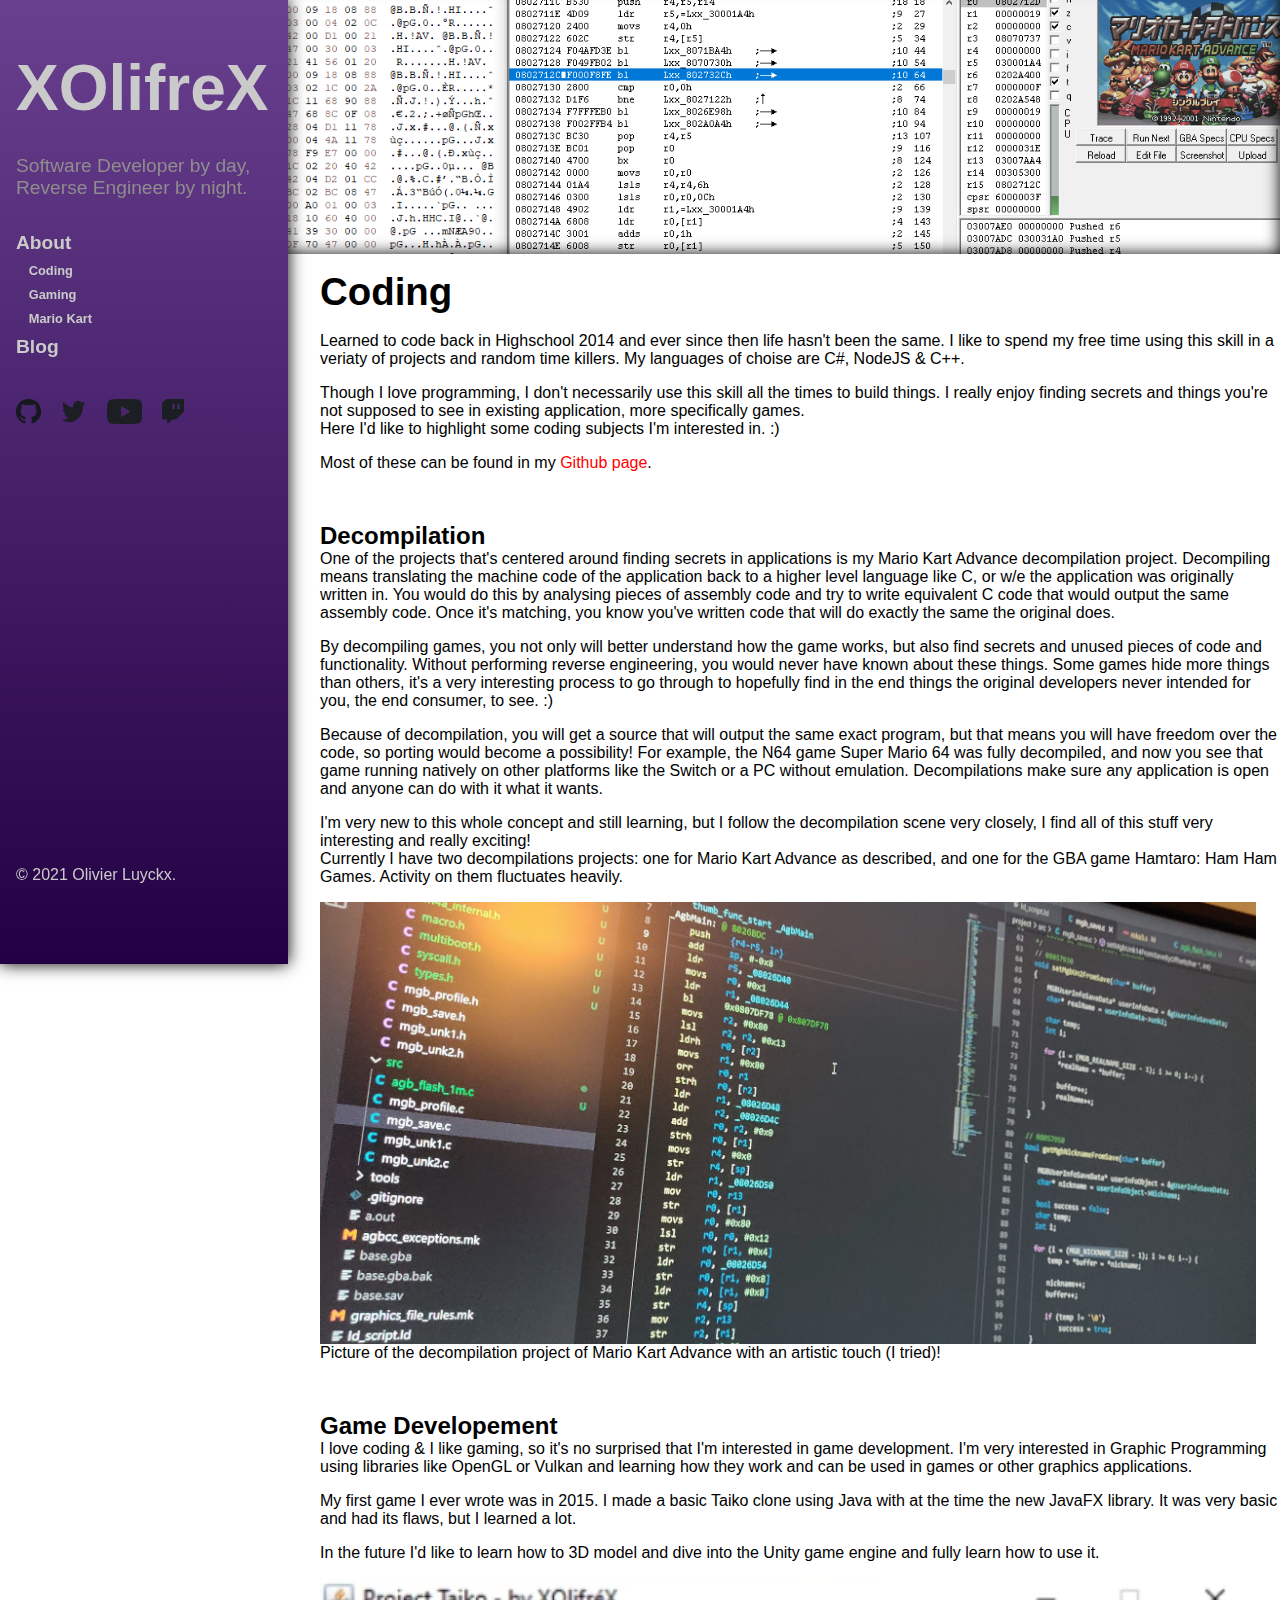
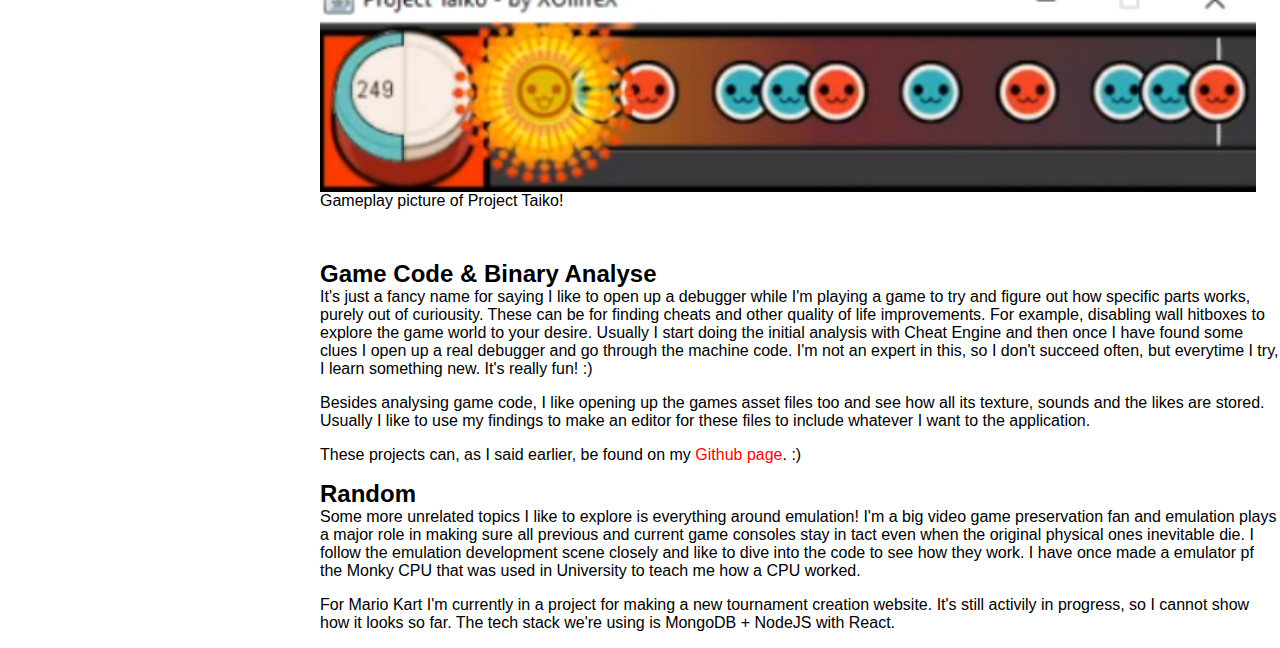
<file: about/coding.html>
<html>
    <head>
        <title>XOlifréX</title>
        <link rel="stylesheet" type="text/css" href="https://fonts.googleapis.com/css?family=Open+Sans">
        <link rel="stylesheet" href="coding.css">
        <link rel="icon" href="../resources/Mii.png">
        <meta http-equiv="content-type" content="text/html; charset=utf-8" />
  </head>
    <body>
      <!-- Sidebar stuff -->
      <div class="sidebar">
        <header>
          <div id="title">
            <!-- <img src="resources/Olifre_temp.PNG"/> -->
            <h1>
              <a id="nickname" href="/">XOlifreX</a>
            </h1>
          </div>
          <div id="additional">
            <p>Software Developer by day, Reverse Engineer by night.</p>
          </div>
        </header>
        <nav id="links">
          <a href="/">About</a>
          <div id="about-topics">
            <a href="coding.html">Coding</a>
            <a href="gaming.html">Gaming</a>
            <a href="mariokart.html">Mario Kart</a>
          </div>
          <a href="../blog.html">Blog</a>
        </nav>
        <nav id="external-icons">
          <a href="http://github.com/XOlifreX" target="_blank" rel="noopener noreferrer"><img id="github-icon" src="../resources/github.png"/></a>
          <a href="http://twitter.com/XolifreX" target="_blank" rel="noopener noreferrer"><img id="twitter-icon" src="../resources/twitter.png"/></a>
          <a href="http://www.youtube.com/user/XolifreX" target="_blank" rel="noopener noreferrer"><img id="youtube-icon" src="../resources/youtube.png"/></a>
          <a href="http://www.twitch.tv/xOlifre96" target="_blank" rel="noopener noreferrer"><img id="twitch-icon" src="../resources/twitch.png"/></a>
        </nav>
        <p id="copyright">© 2021 Olivier Luyckx.</p>
      </div>

      <!-- Content -->
      <div class="main">
        <div id="banner"></div>
        <div id="coding-box">
          <h1>Coding</h1>
          <p>
            <br/>Learned to code back in Highschool 2014 and ever since then life hasn't been the same. I like to spend my free time using this skill in a veriaty of projects and random time killers. My languages of choise are C#, NodeJS & C++. 
          </p> 
          <p>Though I love programming, I don't necessarily use this skill all the times to build things. I really enjoy finding secrets and things you're not supposed to see in existing application, more specifically games. 
            <br/>Here I'd like to highlight some coding subjects I'm interested in. :)
          </p>
          <p>
            Most of these can be found in my <a href="http://github.com/XOlifreX" target="_blank" rel="noopener noreferrer">Github page</a>.
          </p>

          <br/>
          <h2>Decompilation</h2>
          <p>
            One of the projects that's centered around finding secrets in applications is my Mario Kart Advance decompilation project. Decompiling means translating the machine code of the application back to a higher level language like C, or w/e the application was originally written in. You would do this by analysing pieces of assembly code and try to write equivalent C code that would output the same assembly code. Once it's matching, you know you've written code that will do exactly the same the original does.
          </p>
          <p>
            By decompiling games, you not only will better understand how the game works, but also find secrets and unused pieces of code and functionality. Without performing reverse engineering, you would never have known about these things. Some games hide more things than others, it's a very interesting process to go through to hopefully find in the end things the original developers never intended for you, the end consumer, to see. :)
          </p>
          <p>
            Because of decompilation, you will get a source that will output the same exact program, but that means you will have freedom over the code, so porting would become a possibility! For example, the N64 game Super Mario 64 was fully decompiled, and now you see that game running natively on other platforms like the Switch or a PC without emulation. Decompilations make sure any application is open and anyone can do with it what it wants.
          </p>
          <p>
            I'm very new to this whole concept and still learning, but I follow the decompilation scene very closely, I find all of this stuff very interesting and really exciting!
            <br/>Currently I have two decompilations projects: one for Mario Kart Advance as described, and one for the GBA game Hamtaro: Ham Ham Games. Activity on them fluctuates heavily.
          </p>
          <img src="../resources/MKADecompilation.jpg" />
          <p>Picture of the decompilation project of Mario Kart Advance with an artistic touch (I tried)!</p>
          <br/>


          <h2>Game Developement</h2>
          <p>
            I love coding & I like gaming, so it's no surprised that I'm interested in game development. I'm very interested in Graphic Programming using libraries like OpenGL or Vulkan and learning how they work and can be used in games or other graphics applications.
          </p>
          <p>
            My first game I ever wrote was in 2015. I made a basic Taiko clone using Java with at the time the new JavaFX library. It was very basic and had its flaws, but I learned a lot. 
          </p>
          <p>
            In the future I'd like to learn how to 3D model and dive into the Unity game engine and fully learn how to use it.
          </p>
          <img src="../resources/ProjectTaiko.png" />
          <p>Gameplay picture of Project Taiko!</p>
          <br/>

          <h2>Game Code & Binary Analyse</h2>
          <p>
            It's just a fancy name for saying I like to open up a debugger while I'm playing a game to try and figure out how specific parts works, purely out of curiousity. These can be for finding cheats and other quality of life improvements. For example, disabling wall hitboxes to explore the game world to your desire. Usually I start doing the initial analysis with Cheat Engine and then once I have found some clues I open up a real debugger and go through the machine code. I'm not an expert in this, so I don't succeed often, but everytime I try, I learn something new. It's really fun! :)
          </p>
          <p>
            Besides analysing game code, I like opening up the games asset files too and see how all its texture, sounds and the likes are stored. Usually I like to use my findings to make an editor for these files to include whatever I want to the application.
          </p>
          <p>
            These projects can, as I said earlier, be found on my <a href="http://github.com/XOlifreX" target="_blank" rel="noopener noreferrer">Github page</a>. :)
          </p>
          
          <h2>Random</h2>
          <p>
            Some more unrelated topics I like to explore is everything around emulation! I'm a big video game preservation fan and emulation plays a major role in making sure all previous and current game consoles stay in tact even when the original physical ones inevitable die. I follow the emulation development scene closely and like to dive into the code to see how they work. I have once made a emulator pf the Monky CPU that was used in University to teach me how a CPU worked.
          </p>
          <p>
            For Mario Kart I'm currently in a project for making a new tournament creation website. It's still activily in progress, so I cannot show how it looks so far. The tech stack we're using is MongoDB + NodeJS with React.
          </p>
        </div>
      </div>
    </body>
</html>
</file>
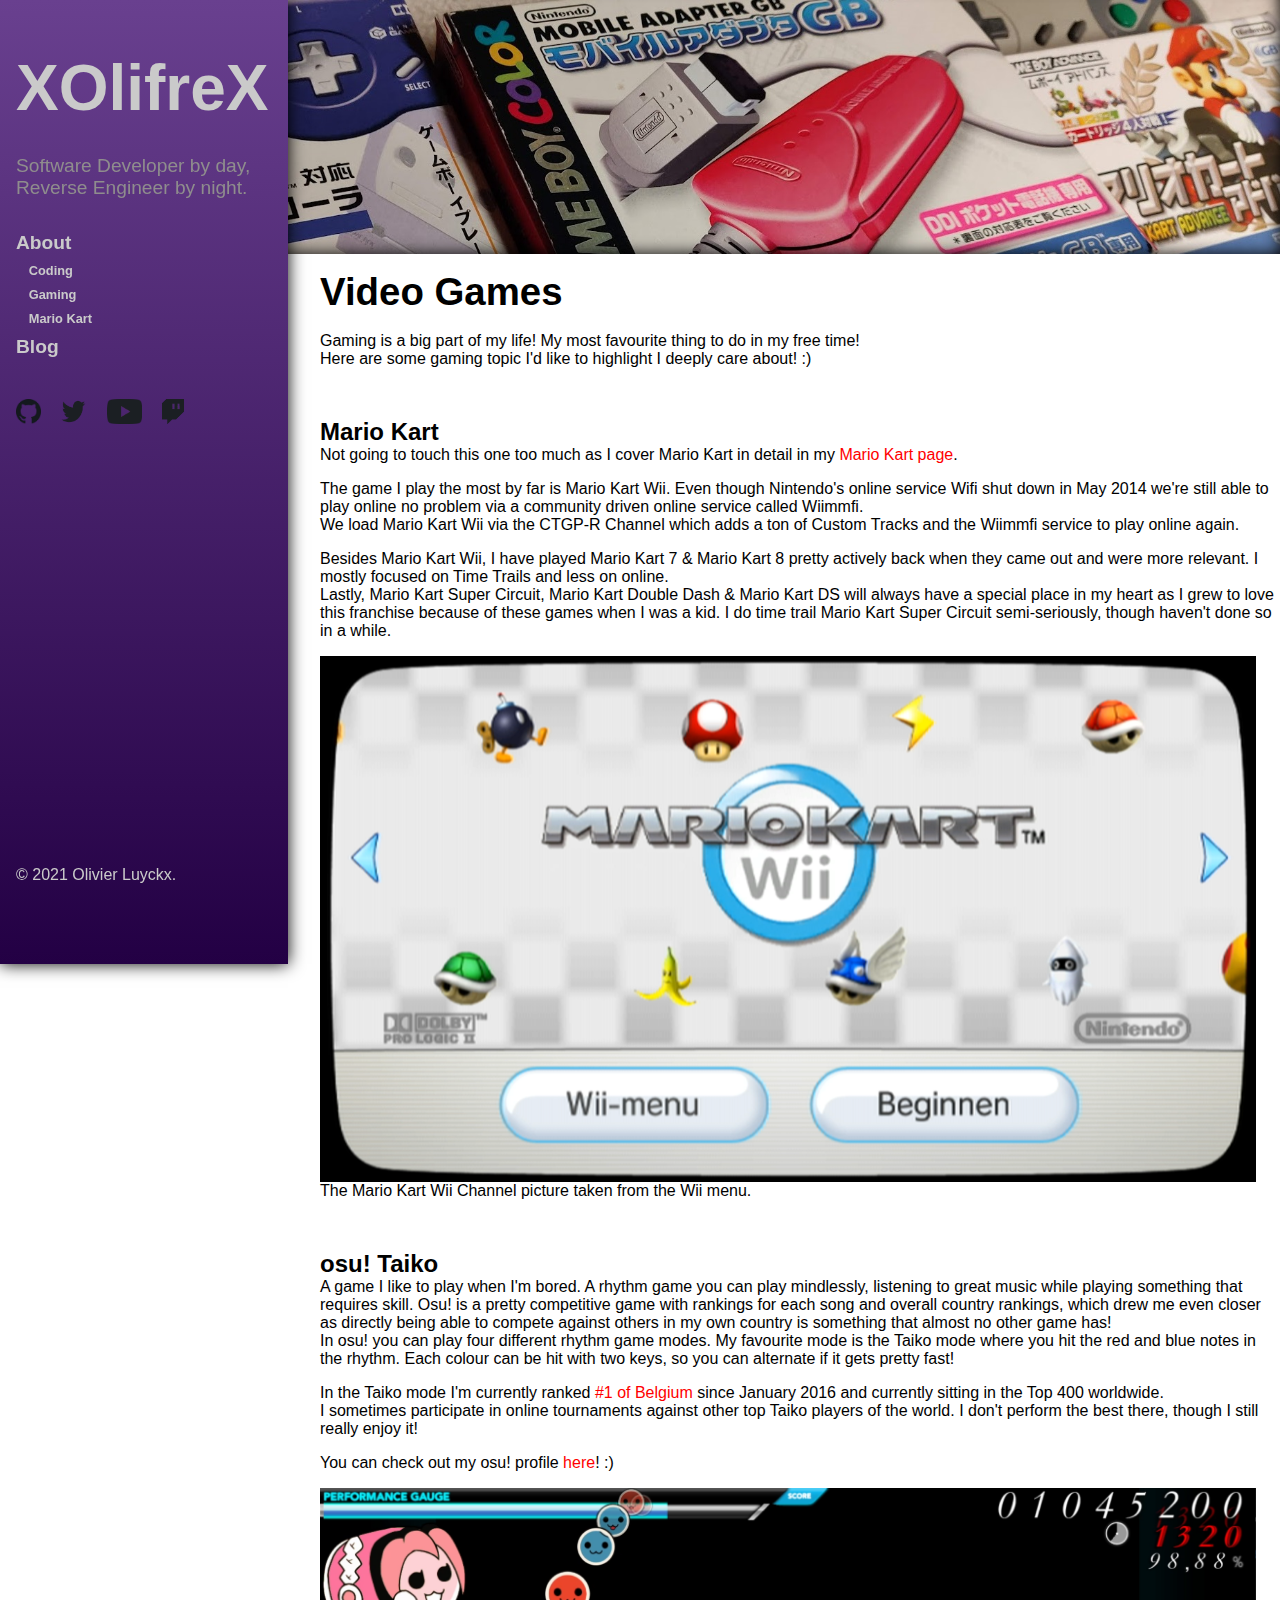
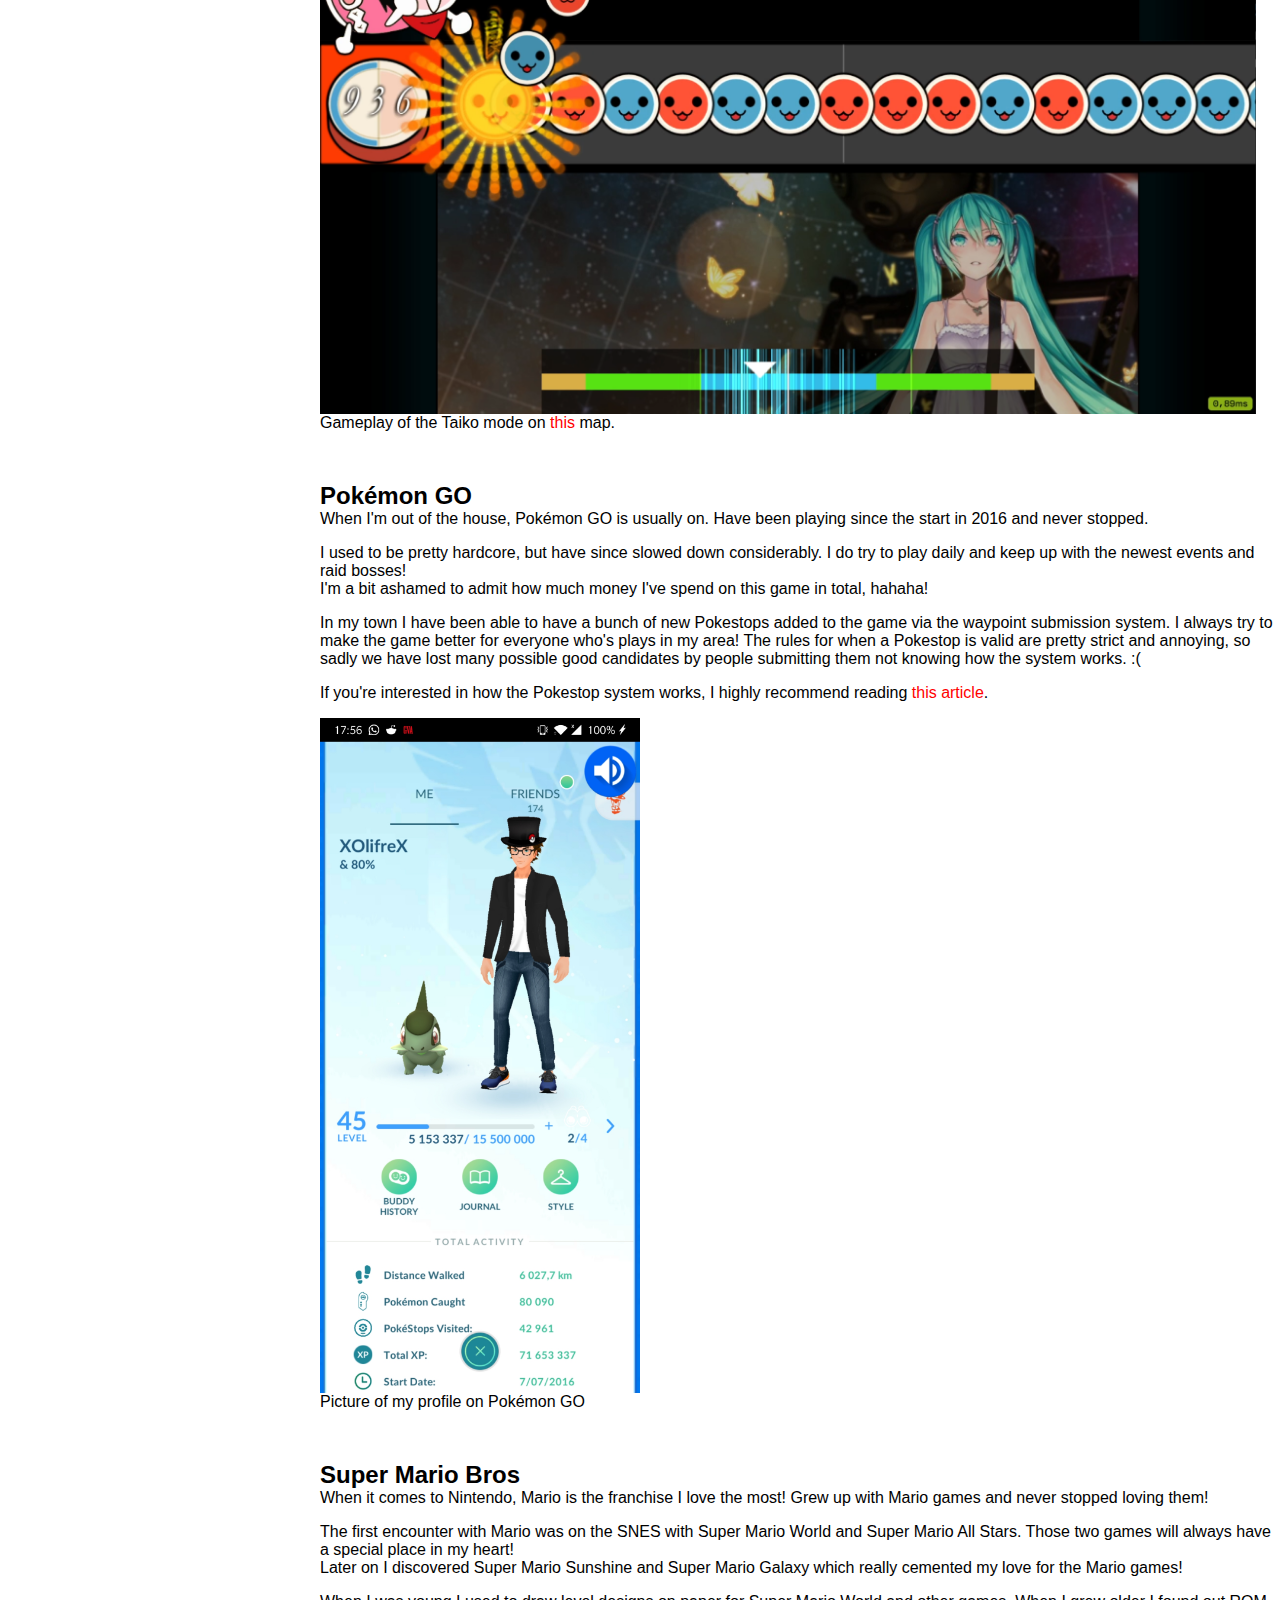
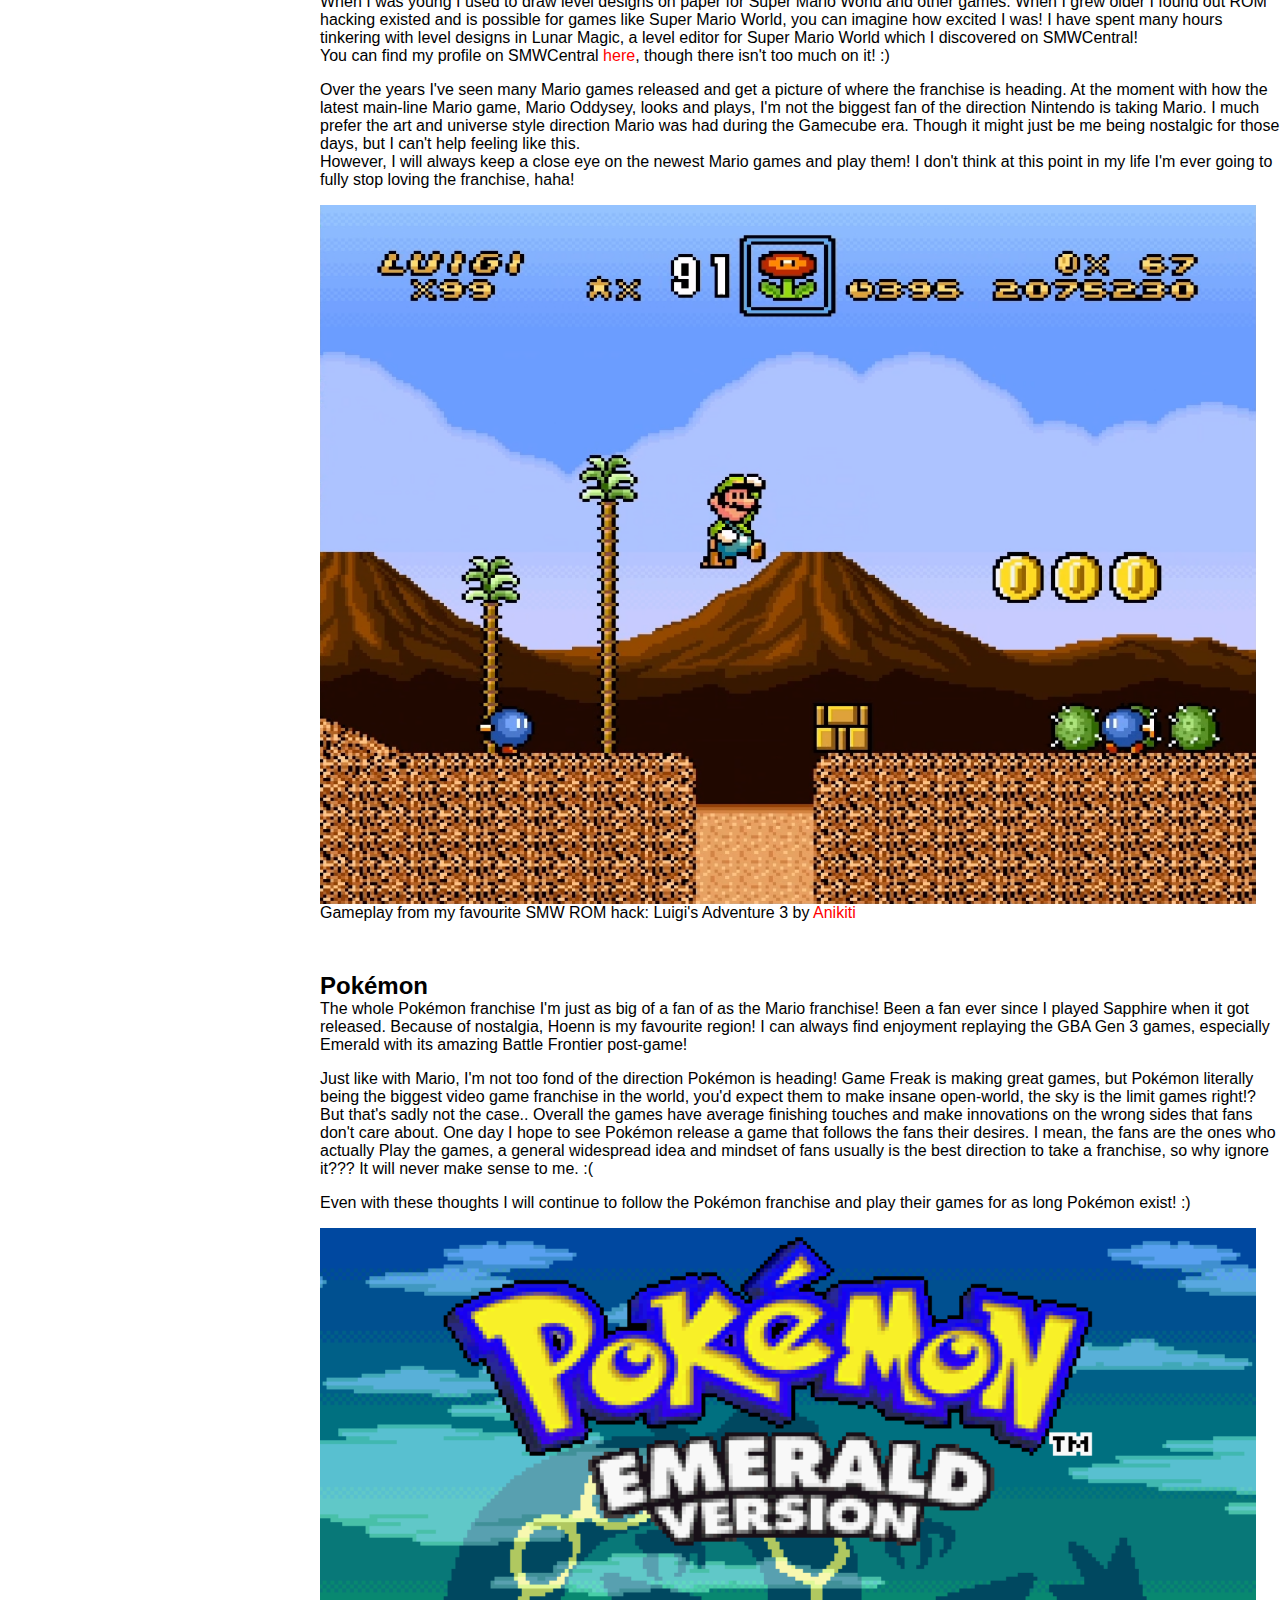
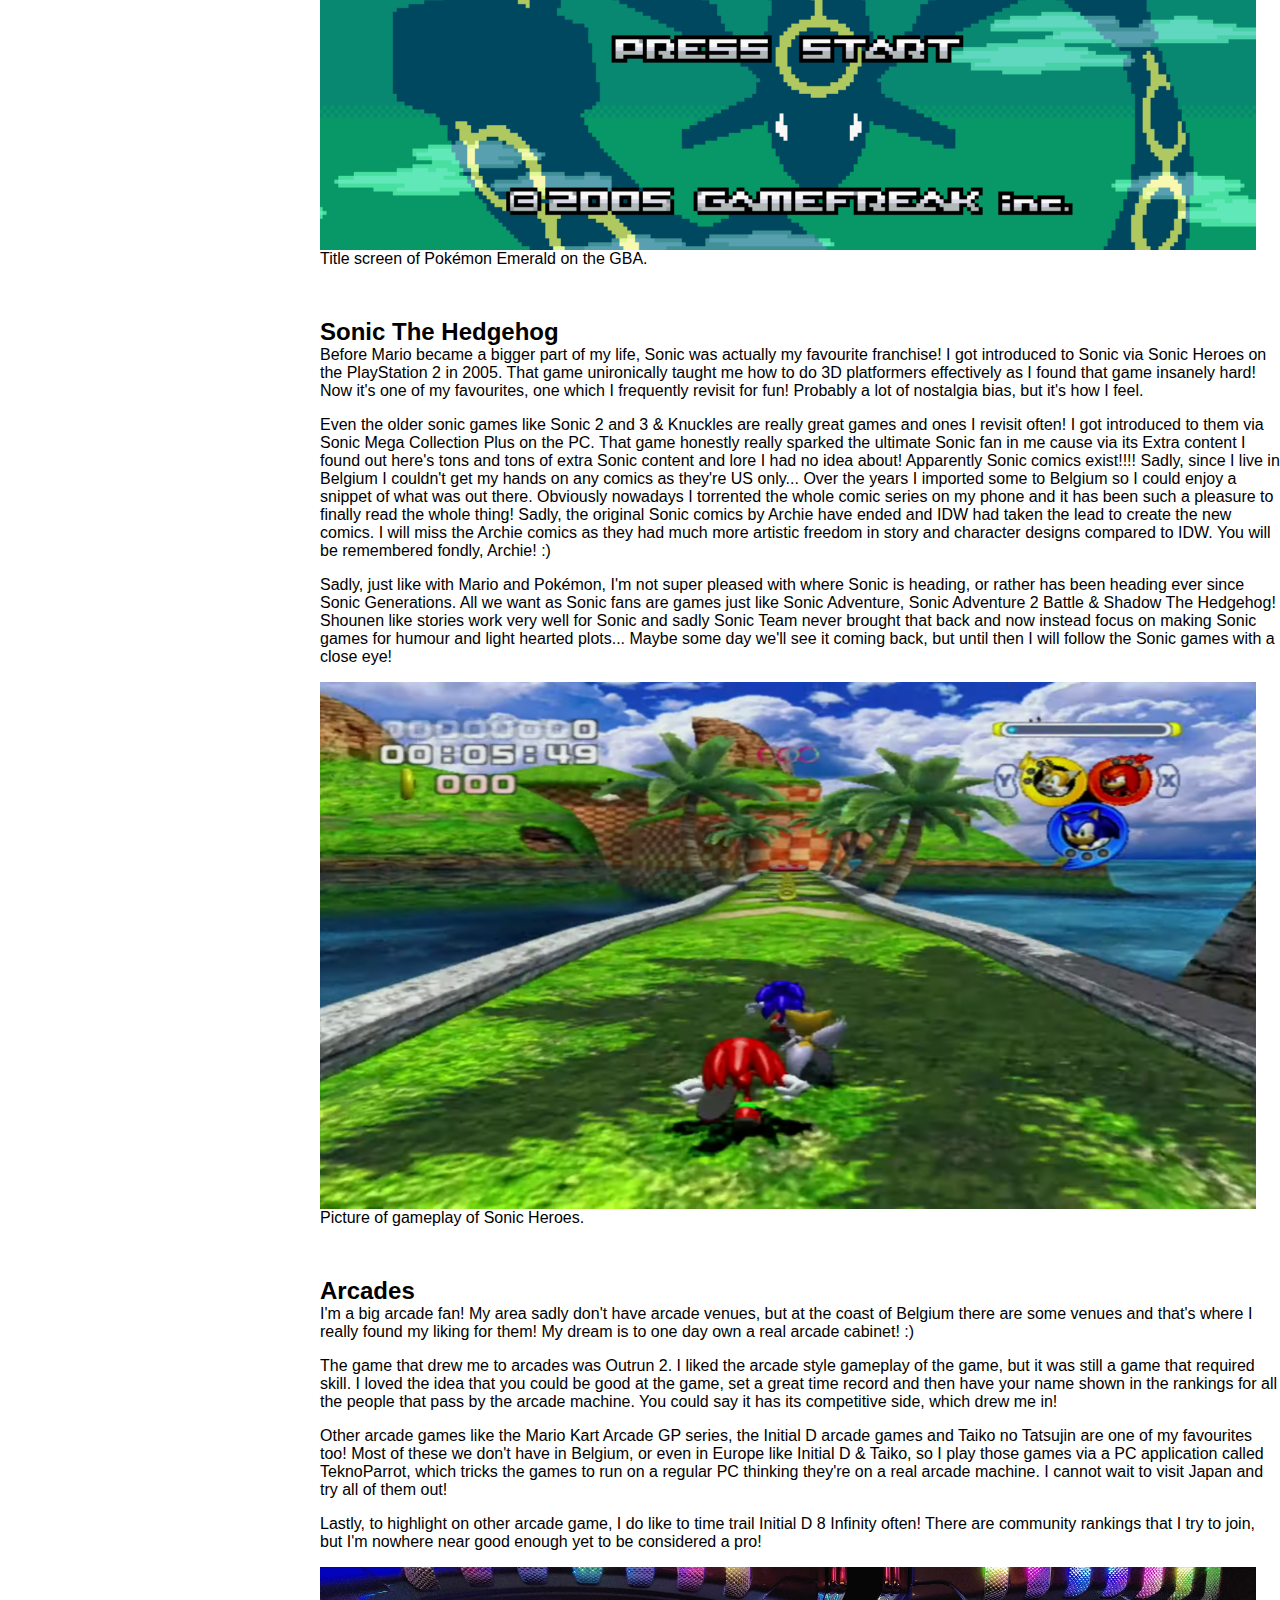
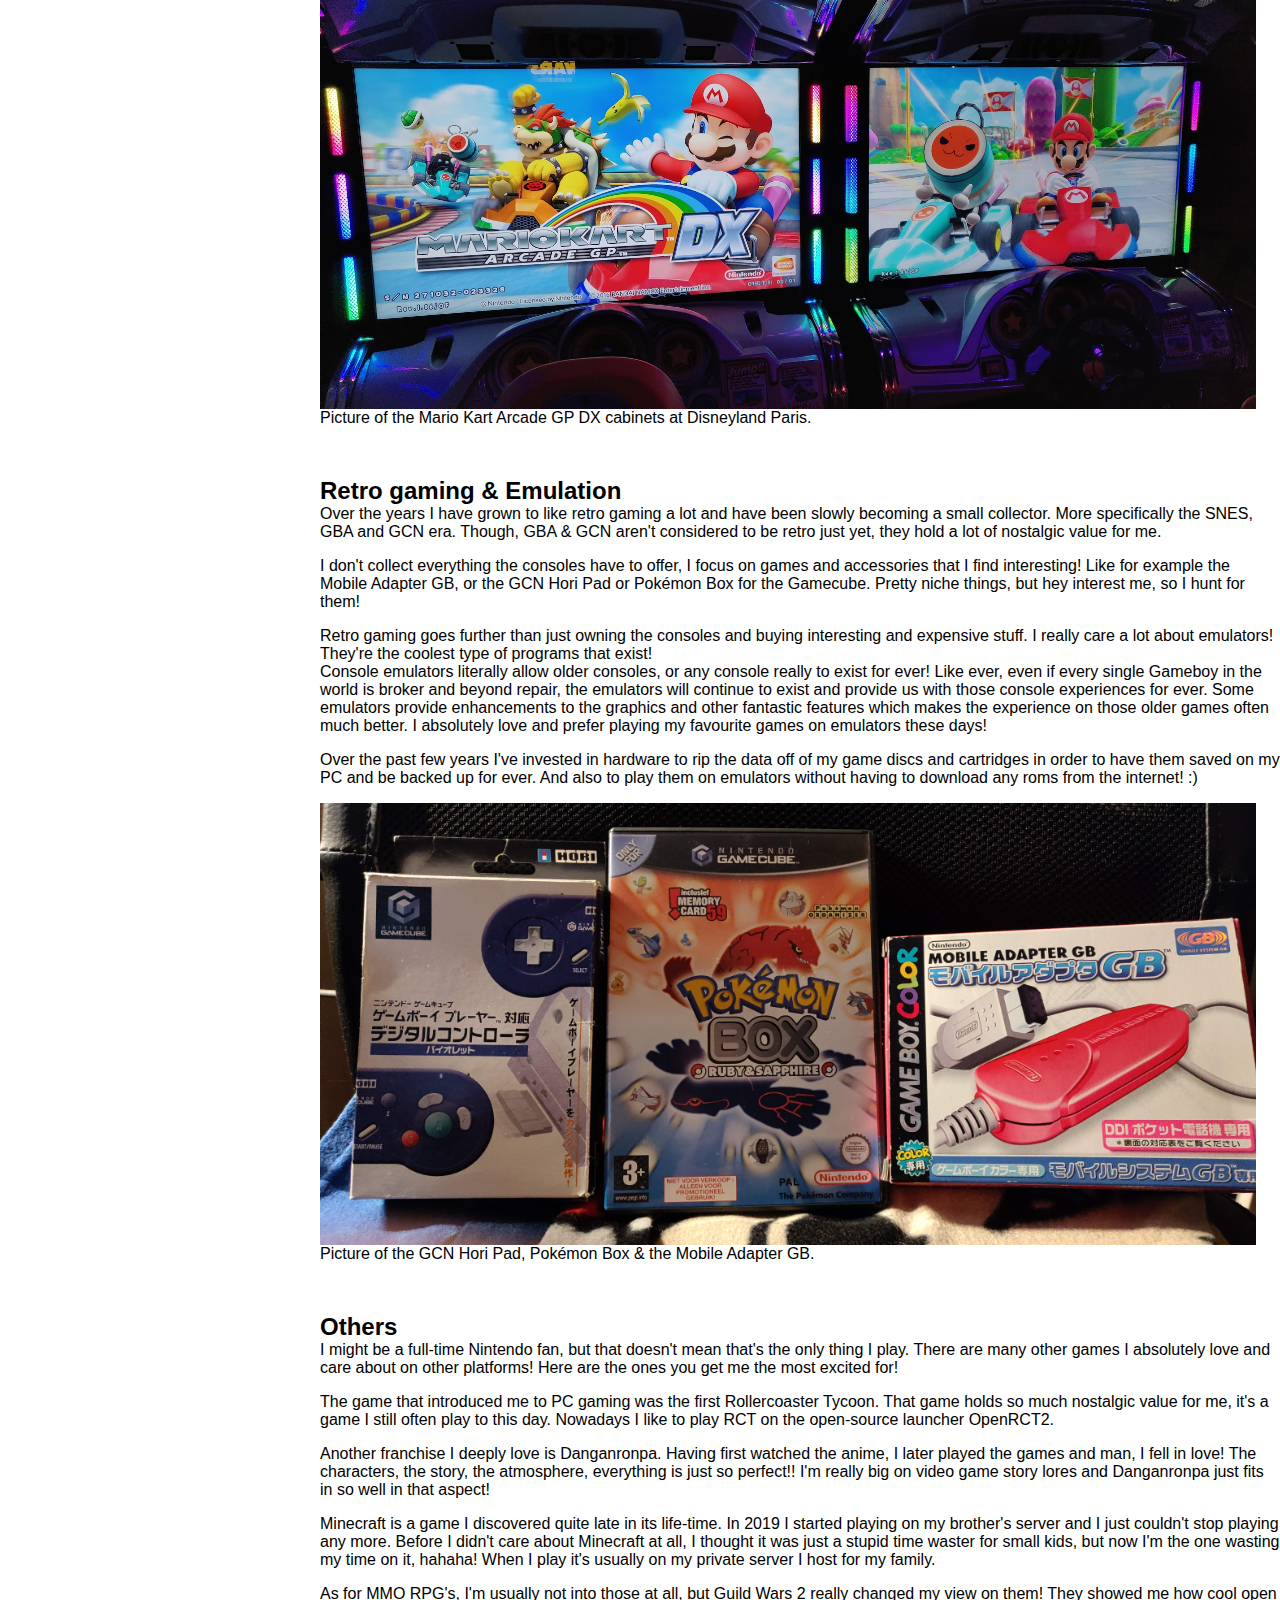
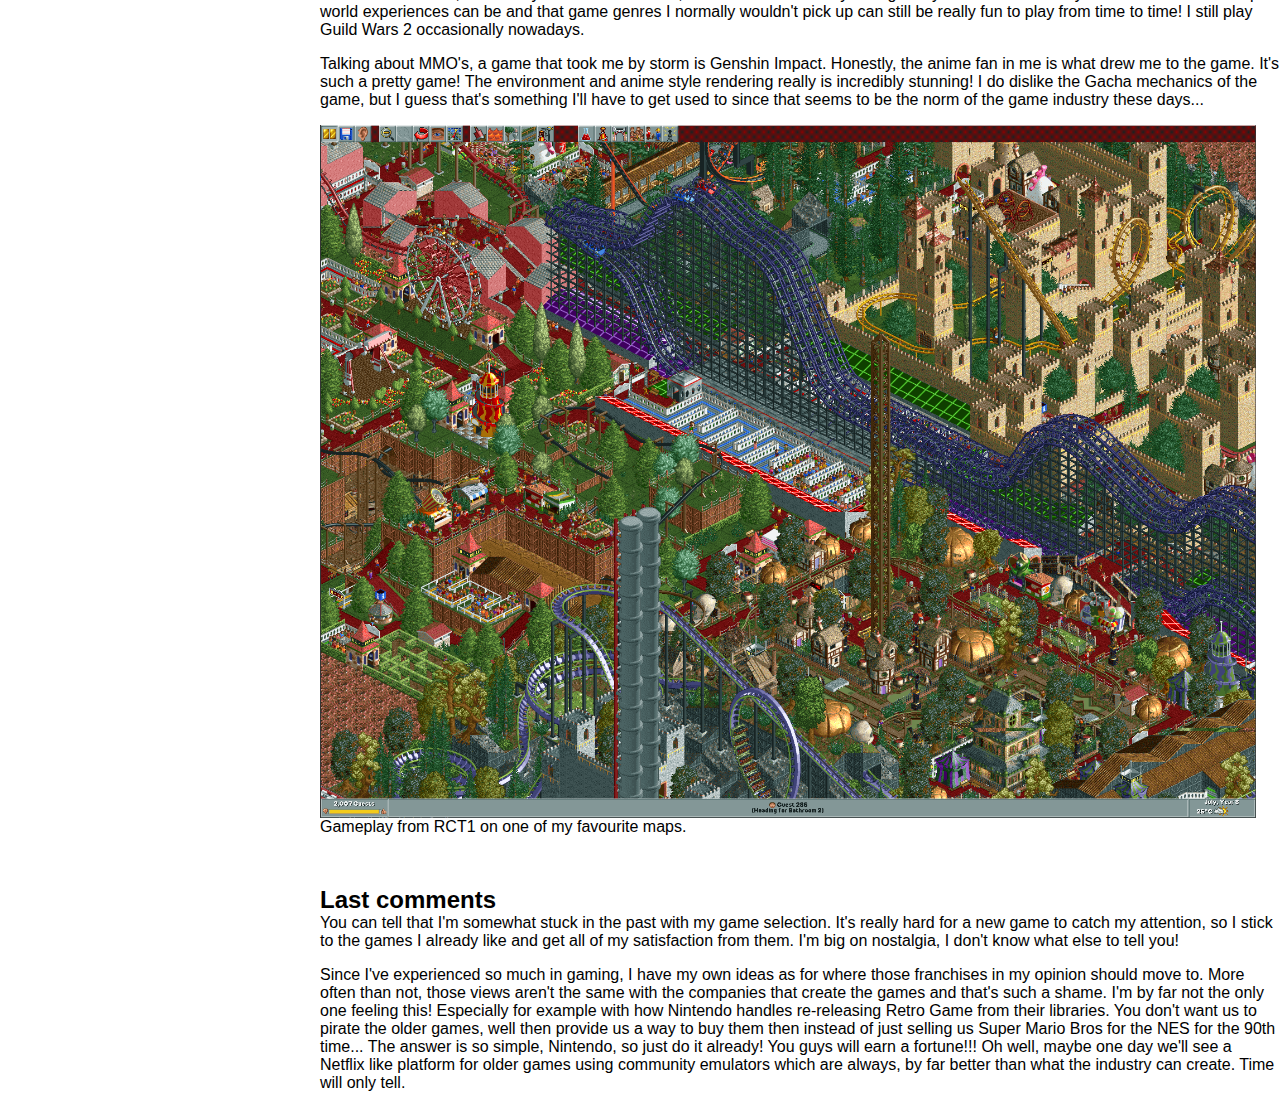
<file: about/gaming.html>
<html>
    <head>
        <title>XOlifréX</title>
        <link rel="stylesheet" type="text/css" href="https://fonts.googleapis.com/css?family=Open+Sans">
        <link rel="stylesheet" href="gaming.css">
        <link rel="icon" href="../resources/Mii.png">
        <meta http-equiv="content-type" content="text/html; charset=utf-8" />
  </head>
    <body>
      <!-- Sidebar stuff -->
      <div class="sidebar">
        <header>
          <div id="title">
            <!-- <img src="resources/Olifre_temp.PNG"/> -->
            <h1>
              <a id="nickname" href="/">XOlifreX</a>
            </h1>
          </div>
          <div id="additional">
            <p>Software Developer by day, Reverse Engineer by night.</p>
          </div>
        </header>
        <nav id="links">
          <a href="/">About</a>
          <div id="about-topics">
            <a href="coding.html">Coding</a>
            <a href="gaming.html">Gaming</a>
            <a href="mariokart.html">Mario Kart</a>
          </div>
          <a href="../blog.html">Blog</a>
        </nav>
        <nav id="external-icons">
          <a href="http://github.com/XOlifreX" target="_blank" rel="noopener noreferrer"><img id="github-icon" src="../resources/github.png"/></a>
          <a href="http://twitter.com/XolifreX" target="_blank" rel="noopener noreferrer"><img id="twitter-icon" src="../resources/twitter.png"/></a>
          <a href="http://www.youtube.com/user/XolifreX" target="_blank" rel="noopener noreferrer"><img id="youtube-icon" src="../resources/youtube.png"/></a>
          <a href="http://www.twitch.tv/xOlifre96" target="_blank" rel="noopener noreferrer"><img id="twitch-icon" src="../resources/twitch.png"/></a>
        </nav>
        <p id="copyright">© 2021 Olivier Luyckx.</p>
      </div>

      <!-- Content -->
      <div class="main">
        <div id="banner"></div>
        <div id="gaming-box">
          <h1>Video Games</h1>
          <p>
            <br/>Gaming is a big part of my life! My most favourite thing to do in my free time!
            <br/>Here are some gaming topic I'd like to highlight I deeply care about! :)
          </p>

          <br/>
          <h2>Mario Kart</h2>
          <p>
            Not going to touch this one too much as I cover Mario Kart in detail in my <a href="mariokart.html">Mario Kart page</a>. 
          </p>
          <p>
            The game I play the most by far is Mario Kart Wii. Even though Nintendo's online service Wifi shut down in May 2014 we're still able to play online no problem via a community driven online service called Wiimmfi. 
            <br/>We load Mario Kart Wii via the CTGP-R Channel which adds a ton of Custom Tracks and the Wiimmfi service to play online again. 
          </p>
          <p>
            Besides Mario Kart Wii, I have played Mario Kart 7 & Mario Kart 8 pretty actively back when they came out and were more relevant. I mostly focused on Time Trails and less on online.
            <br/>Lastly, Mario Kart Super Circuit, Mario Kart Double Dash & Mario Kart DS will always have a special place in my heart as I grew to love this franchise because of these games when I was a kid. I do time trail Mario Kart Super Circuit semi-seriously, though haven't done so in a while.
          </p>
          <img src="../resources/MKWChannel.PNG" />
          <p>The Mario Kart Wii Channel picture taken from the Wii menu.</p>
          <br/>

          <h2>osu! Taiko</h2>
          <p>
            A game I like to play when I'm bored. A rhythm game you can play mindlessly, listening to great music while playing something that requires skill. Osu! is a pretty competitive game with rankings for each song and overall country rankings, which drew me even closer as directly being able to compete against others in my own country is something that almost no other game has!  
            <br/>In osu! you can play four different rhythm game modes. My favourite mode is the Taiko mode where you hit the red and blue notes in the rhythm. Each colour can be hit with two keys, so you can alternate if it gets pretty fast!
          </p>
          <p>
            In the Taiko mode I'm currently ranked <a href="https://osu.ppy.sh/rankings/taiko/performance?country=BE" target="_blank" rel="noopener noreferrer">#1 of Belgium</a> since January 2016 and currently sitting in the Top 400 worldwide.
            <br/>I sometimes participate in online tournaments against other top Taiko players of the world. I don't perform the best there, though I still really enjoy it!
          </p>
          <p>
            You can check out my osu! profile <a href="https://osu.ppy.sh/users/4328137" target="_blank" rel="noopener noreferrer">here</a>! :)
          </p>
          <img src="../resources/osutaiko.PNG" />
          <p>Gameplay of the Taiko mode on <a href="https://osu.ppy.sh/beatmapsets/215476#taiko/506018" target="_blank" rel="noopener noreferrer">this</a> map.</p>

          <br/>
          <h2>Pokémon GO</h2>
          <p>
            When I'm out of the house, Pokémon GO is usually on. Have been playing since the start in 2016 and never stopped.
          </p>
          <p>
            I used to be pretty hardcore, but have since slowed down considerably. I do try to play daily and keep up with the newest events and raid bosses!
            <br/>I'm a bit ashamed to admit how much money I've spend on this game in total, hahaha!
          </p>
          <p>
            In my town I have been able to have a bunch of new Pokestops added to the game via the waypoint submission system. I always try to make the game better for everyone who's plays in my area! The rules for when a Pokestop is valid are pretty strict and annoying, so sadly we have lost many possible good candidates by people submitting them not knowing how the system works. :( 
          </p>
          <p> 
            If you're interested in how the Pokestop system works, I highly recommend reading <a href="https://adgd.me/the-definitive-guide-on-how-to-submit-the-perfect-pokestop-part-3-s2-cells-iitc" target="_blank" rel="noopener noreferrer">this article</a>.
          </p>
          <div class="mobile">
            <img src="../resources/PoGOAccount21112021.jpg" />
          </div>
          <p>Picture of my profile on Pokémon GO</p>

          <br/>
          <h2>Super Mario Bros</h2>
          <p>
            When it comes to Nintendo, Mario is the franchise I love the most! Grew up with Mario games and never stopped loving them!
          </p>
          <p>
            The first encounter with Mario was on the SNES with Super Mario World and Super Mario All Stars. Those two games will always have a special place in my heart! 
            <br/>Later on I discovered Super Mario Sunshine and Super Mario Galaxy which really cemented my love for the Mario games!
          </p>
          <p>
            When I was young I used to draw level designs on paper for Super Mario World and other games. When I grew older I found out ROM hacking existed and is possible for games like Super Mario World, you can imagine how excited I was! I have spent many hours tinkering with level designs in Lunar Magic, a level editor for Super Mario World which I discovered on SMWCentral!
            <br/>You can find my profile on SMWCentral <a href="https://www.smwcentral.net/?p=profile&id=15499" target="_blank" rel="noopener noreferrer">here</a>, though there isn't too much on it! :)
          </p>
          <p>
            Over the years I've seen many Mario games released and get a picture of where the franchise is heading. At the moment with how the latest main-line Mario game, Mario Oddysey, looks and plays, I'm not the biggest fan of the direction Nintendo is taking Mario. I much prefer the art and universe style direction Mario was had during the Gamecube era. Though it might just be me being nostalgic for those days, but I can't help feeling like this.
            <br/>However, I will always keep a close eye on the newest Mario games and play them! I don't think at this point in my life I'm ever going to fully stop loving the franchise, haha! 
          </p>
          <img src="../resources/SMWHackGameplay.PNG" />
          <p>Gameplay from my favourite SMW ROM hack: Luigi's Adventure 3 by <a href="https://www.smwcentral.net/?p=profile&id=2441" target="_blank" rel="noopener noreferrer">Anikiti</a></p>

          <br/>
          <h2>Pokémon</h2>
          <p>
            The whole Pokémon franchise I'm just as big of a fan of as the Mario franchise! Been a fan ever since I played Sapphire when it got released. Because of nostalgia, Hoenn is my favourite region! I can always find enjoyment replaying the GBA Gen 3 games, especially Emerald with its amazing Battle Frontier post-game!
          </p>
          <p>
            Just like with Mario, I'm not too fond of the direction Pokémon is heading! Game Freak is making great games, but Pokémon literally being the biggest video game franchise in the world, you'd expect them to make insane open-world, the sky is the limit games right!? But that's sadly not the case.. Overall the games have average finishing touches and make innovations on the wrong sides that fans don't care about. One day I hope to see Pokémon release a game that follows the fans their desires. I mean, the fans are the ones who actually Play the games, a general widespread idea and mindset of fans usually is the best direction to take a franchise, so why ignore it??? It will never make sense to me. :(
          </p>
          <p>
            Even with these thoughts I will continue to follow the Pokémon franchise and play their games for as long Pokémon exist! :)
          </p>
          <img src="../resources/PokeEmeraldTitle.PNG" />
          <p>Title screen of Pokémon Emerald on the GBA.</p>

          <br/>
          <h2>Sonic The Hedgehog</h2>
          <p>
            Before Mario became a bigger part of my life, Sonic was actually my favourite franchise! I got introduced to Sonic via Sonic Heroes on the PlayStation 2 in 2005. That game unironically taught me how to do 3D platformers effectively as I found that game insanely hard! Now it's one of my favourites, one which I frequently revisit for fun! Probably a lot of nostalgia bias, but it's how I feel.
          </p>
          <p>
            Even the older sonic games like Sonic 2 and 3 & Knuckles are really great games and ones I revisit often! I got introduced to them via Sonic Mega Collection Plus on the PC. That game honestly really sparked the ultimate Sonic fan in me cause via its Extra content I found out here's tons and tons of extra Sonic content and lore I had no idea about! Apparently Sonic comics exist!!!! Sadly, since I live in Belgium I couldn't get my hands on any comics as they're US only... Over the years I imported some to Belgium so I could enjoy a snippet of what was out there. Obviously nowadays I torrented the whole comic series on my phone and it has been such a pleasure to finally read the whole thing!
            Sadly, the original Sonic comics by Archie have ended and IDW had taken the lead to create the new comics. I will miss the Archie comics as they had much more artistic freedom in story and character designs compared to IDW. You will be remembered fondly, Archie! :)
          </p>
          <p>
            Sadly, just like with Mario and Pokémon, I'm not super pleased with where Sonic is heading, or rather has been heading ever since Sonic Generations. All we want as Sonic fans are games just like Sonic Adventure, Sonic Adventure 2 Battle & Shadow The Hedgehog! Shounen like stories work very well for Sonic and sadly Sonic Team never brought that back and now instead focus on making Sonic games for humour and light hearted plots... Maybe some day we'll see it coming back, but until then I will follow the Sonic games with a close eye!
          </p>
          <img src="../resources/SonicHeroesGameplay.PNG" />
          <p>Picture of gameplay of Sonic Heroes.</p>

          <br/>
          <h2>Arcades</h2>
          <p>
            I'm a big arcade fan! My area sadly don't have arcade venues, but at the coast of Belgium there are some venues and that's where I really found my liking for them! My dream is to one day own a real arcade cabinet! :)
          </p>
          <p>
            The game that drew me to arcades was Outrun 2. I liked the arcade style gameplay of the game, but it was still a game that required skill. I loved the idea that you could be good at the game, set a great time record and then have your name shown in the rankings for all the people that pass by the arcade machine. You could say it has its competitive side, which drew me in!  
          </p>
          <p>
            Other arcade games like the Mario Kart Arcade GP series, the Initial D arcade games and Taiko no Tatsujin are one of my favourites too! Most of these we don't have in Belgium, or even in Europe like Initial D & Taiko, so I play those games via a PC application called TeknoParrot, which tricks the games to run on a regular PC thinking they're on a real arcade machine. I cannot wait to visit Japan and try all of them out!
          </p>
          <p>
            Lastly, to highlight on other arcade game, I do like to time trail Initial D 8 Infinity often! There are community rankings that I try to join, but I'm nowhere near good enough yet to be considered a pro!
          </p>
          <img src="../resources/MKAGPDMachines.jpg" />
          <p>Picture of the Mario Kart Arcade GP DX cabinets at Disneyland Paris.</p>

          <br/>
          <h2>Retro gaming & Emulation</h2>
          <p>
            Over the years I have grown to like retro gaming a lot and have been slowly becoming a small collector. More specifically the SNES, GBA and GCN era. Though, GBA & GCN aren't considered to be retro just yet, they hold a lot of nostalgic value for me.
          </p> 
          <p> 
            I don't collect everything the consoles have to offer, I focus on games and accessories that I find interesting! Like for example the Mobile Adapter GB, or the GCN Hori Pad or Pokémon Box for the Gamecube. Pretty niche things, but hey interest me, so I hunt for them!
          </p>
          <p>
            Retro gaming goes further than just owning the consoles and buying interesting and expensive stuff. I really care a lot about emulators! They're the coolest type of programs that exist!
            <br/>Console emulators literally allow older consoles, or any console really to exist for ever! Like ever, even if every single Gameboy in the world is broker and beyond repair, the emulators will continue to exist and provide us with those console experiences for ever. 
            Some emulators provide enhancements to the graphics and other fantastic features which makes the experience on those older games often much better. I absolutely love and prefer playing my favourite games on emulators these days!
          </p>
          <p>
            Over the past few years I've invested in hardware to rip the data off of my game discs and cartridges in order to have them saved on my PC and be backed up for ever. And also to play them on emulators without having to download any roms from the internet! :)
          </p>
          <img src="../resources/RetroGaming.jpg" />
          <p>Picture of the GCN Hori Pad, Pokémon Box & the Mobile Adapter GB.</p>

          <br/>
          <h2>Others</h2>
          <p>
            I might be a full-time Nintendo fan, but that doesn't mean that's the only thing I play. There are many other games I absolutely love and care about on other platforms! Here are the ones you get me the most excited for!
          </p>
          <p>
            The game that introduced me to PC gaming was the first Rollercoaster Tycoon. That game holds so much nostalgic value for me, it's a game I still often play to this day. Nowadays I like to play RCT on the open-source launcher OpenRCT2.
          </p>
          <p>
            Another franchise I deeply love is Danganronpa. Having first watched the anime, I later played the games and man, I fell in love! The characters, the story, the atmosphere, everything is just so perfect!! I'm really big on video game story lores and Danganronpa just fits in so well in that aspect!
          </p>
          <p>
            Minecraft is a game I discovered quite late in its life-time. In 2019 I started playing on my brother's server and I just couldn't stop playing any more. Before I didn't care about Minecraft at all, I thought it was just a stupid time waster for small kids, but now I'm the one wasting my time on it, hahaha! When I play it's usually on my private server I host for my family.
          </p>
          <p>
            As for MMO RPG's, I'm usually not into those at all, but Guild Wars 2 really changed my view on them! They showed me how cool open world experiences can be and that game genres I normally wouldn't pick up can still be really fun to play from time to time! I still play Guild Wars 2 occasionally nowadays.
          </p>
          <p>
            Talking about MMO's, a game that took me by storm is Genshin Impact. Honestly, the anime fan in me is what drew me to the game. It's such a pretty game! The environment and anime style rendering really is incredibly stunning! I do dislike the Gacha mechanics of the game, but I guess that's something I'll have to get used to since that seems to be the norm of the game industry these days...
          </p>
          <img src="../resources/RCT1Gameplay.PNG" />
          <p>Gameplay from RCT1 on one of my favourite maps.</p>

          <br/>
          <h2>Last comments</h2>
          <p>
            You can tell that I'm somewhat stuck in the past with my game selection. It's really hard for a new game to catch my attention, so I stick to the games I already like and get all of my satisfaction from them. I'm big on nostalgia, I don't know what else to tell you!
          </p>
          <p>
            Since I've experienced so much in gaming, I have my own ideas as for where those franchises in my opinion should move to. More often than not, those views aren't the same with the companies that create the games and that's such a shame. I'm by far not the only one feeling this! Especially for example with how Nintendo handles re-releasing Retro Game from their libraries. You don't want us to pirate the older games, well then provide us a way to buy them then instead of just selling us Super Mario Bros for the NES for the 90th time... The answer is so simple, Nintendo, so just do it already! You guys will earn a fortune!!! Oh well, maybe one day we'll see a Netflix like platform for older games using community emulators which are always, by far better than what the industry can create. Time will only tell. 
          </p>
        </div>
      </div>
    </body>
</html>
</file>
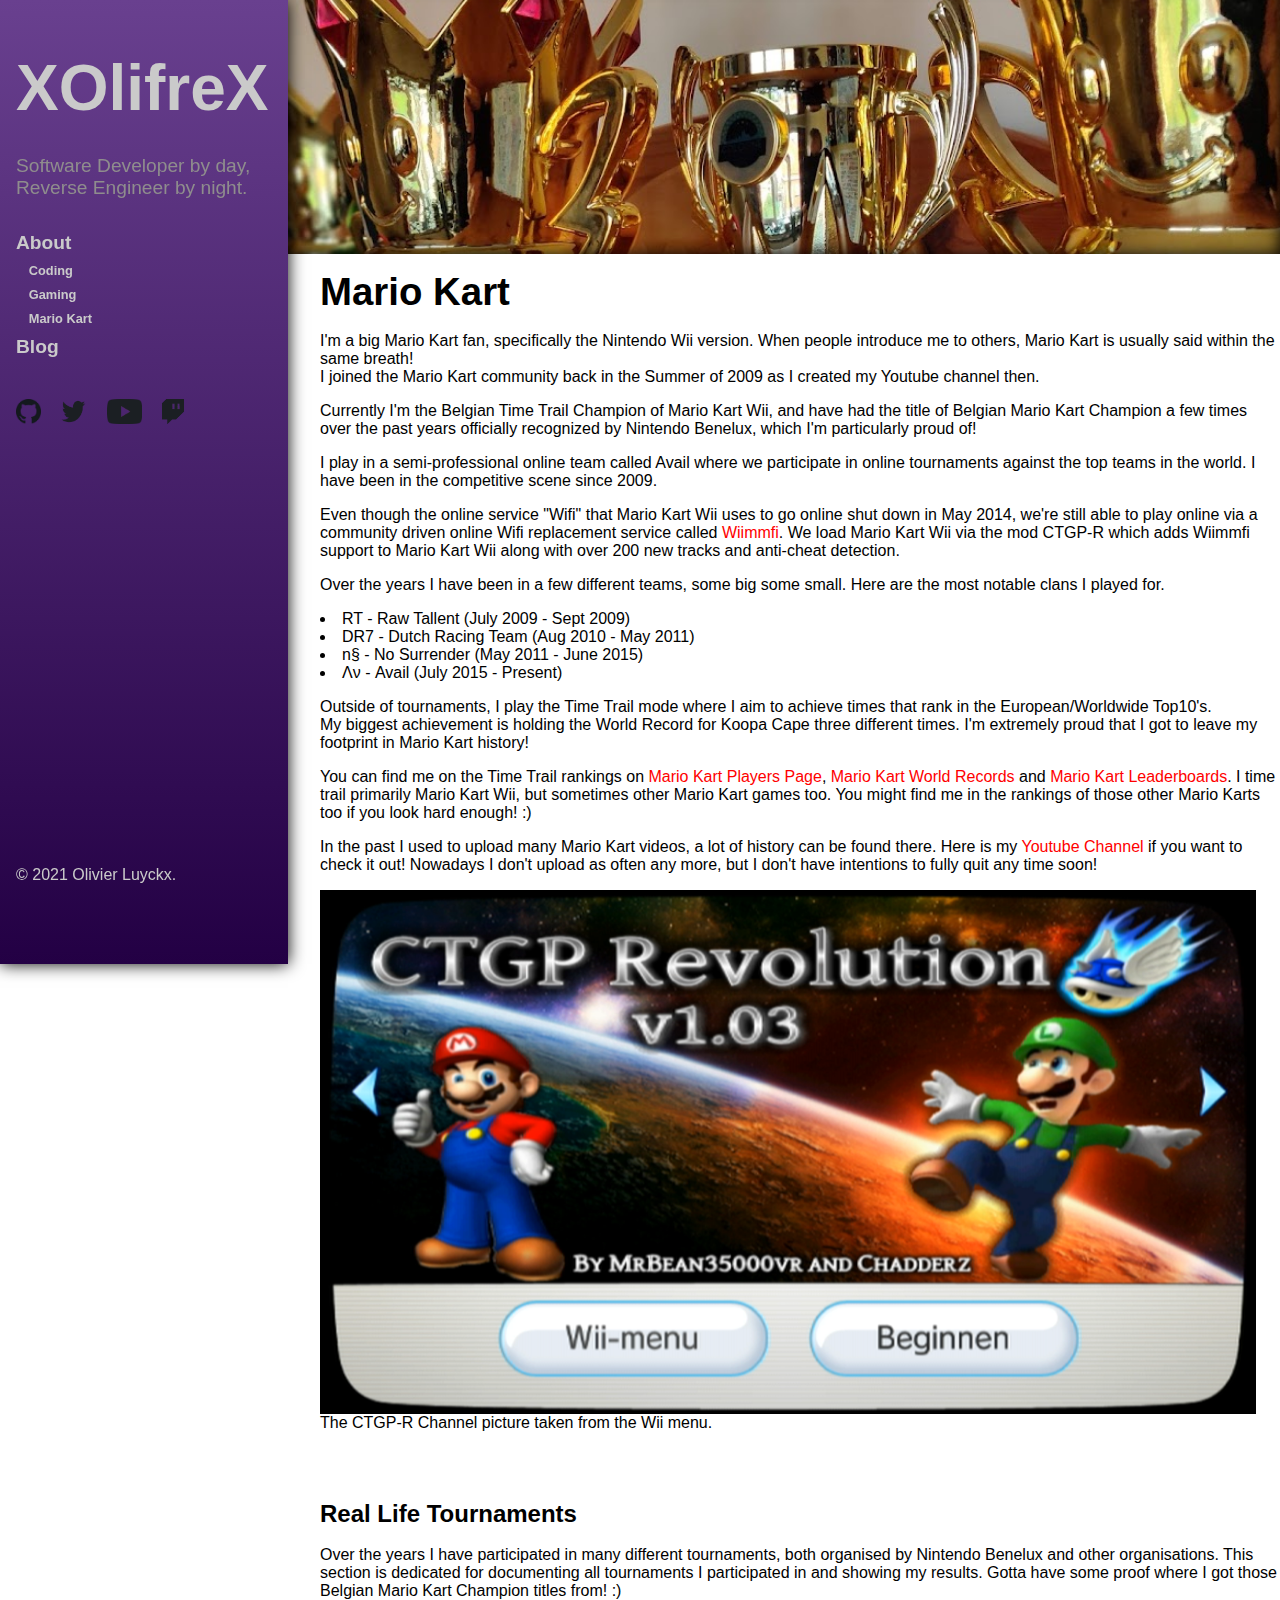
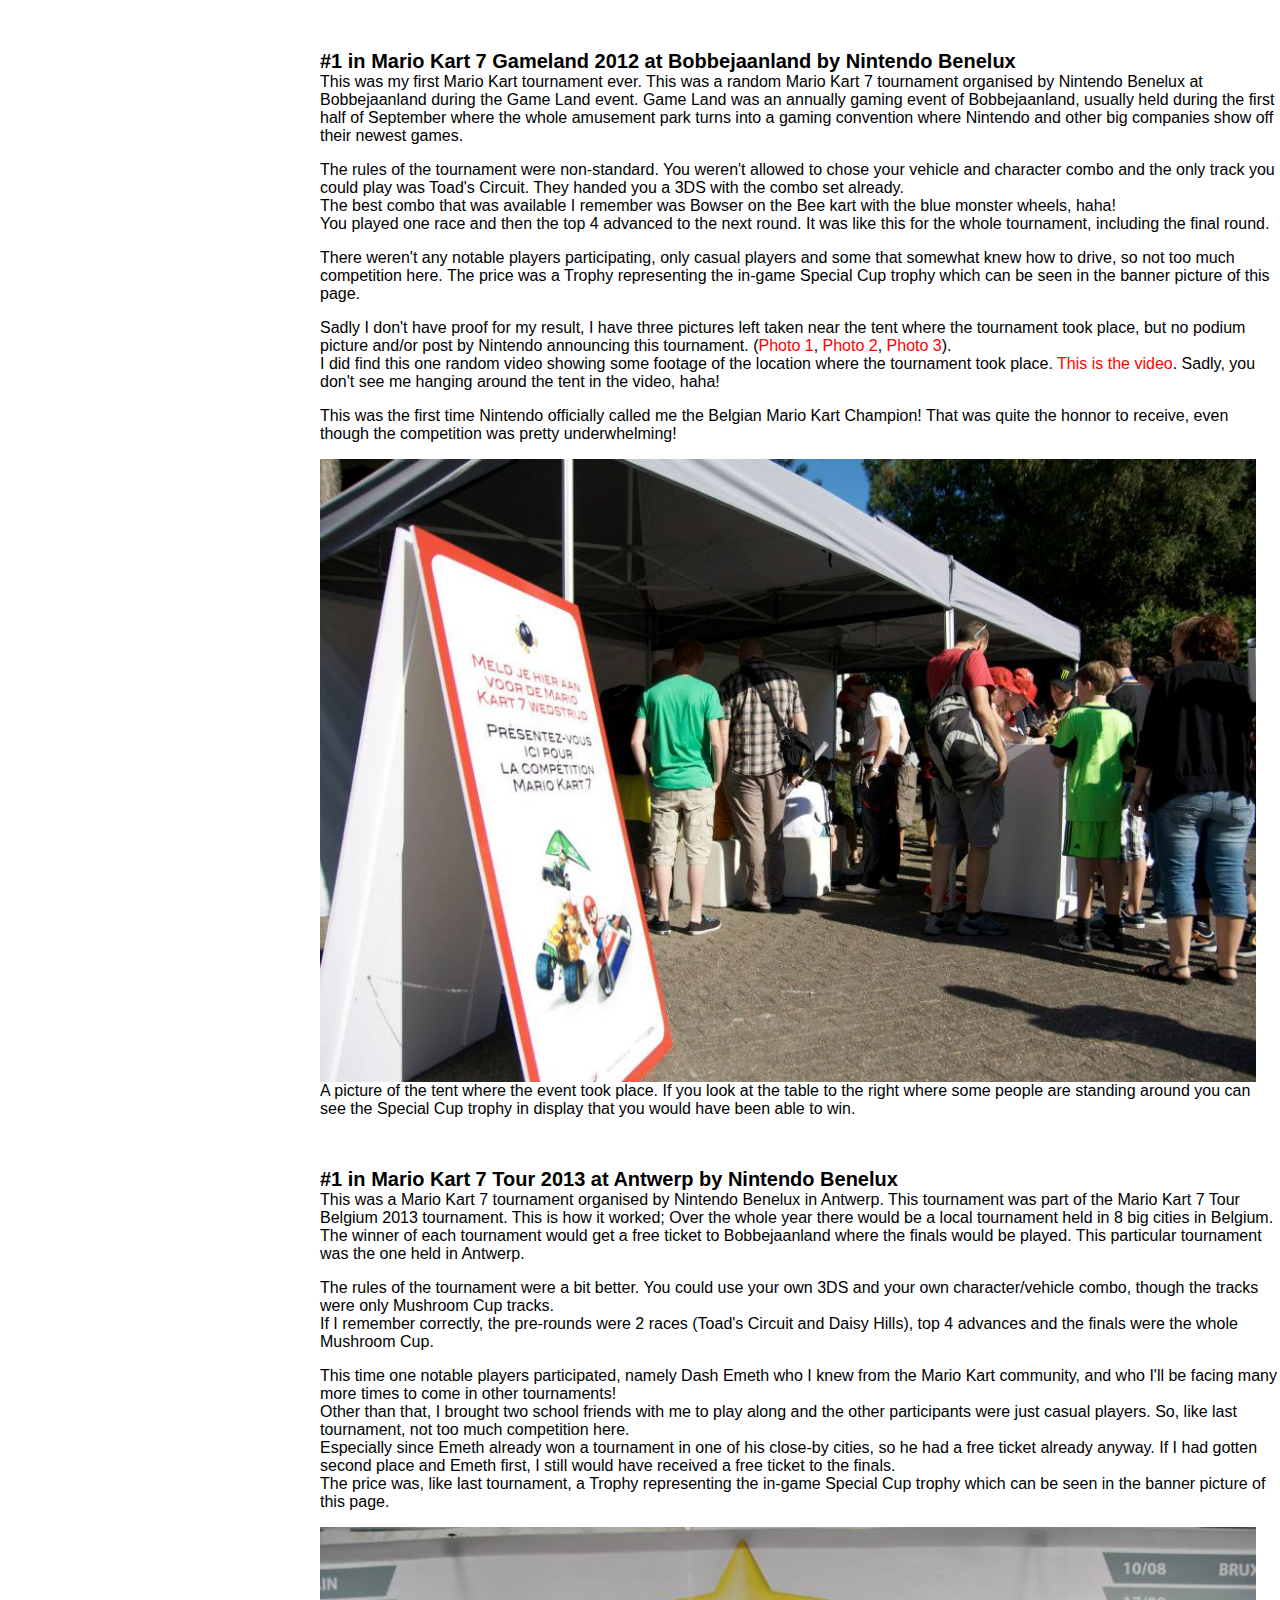
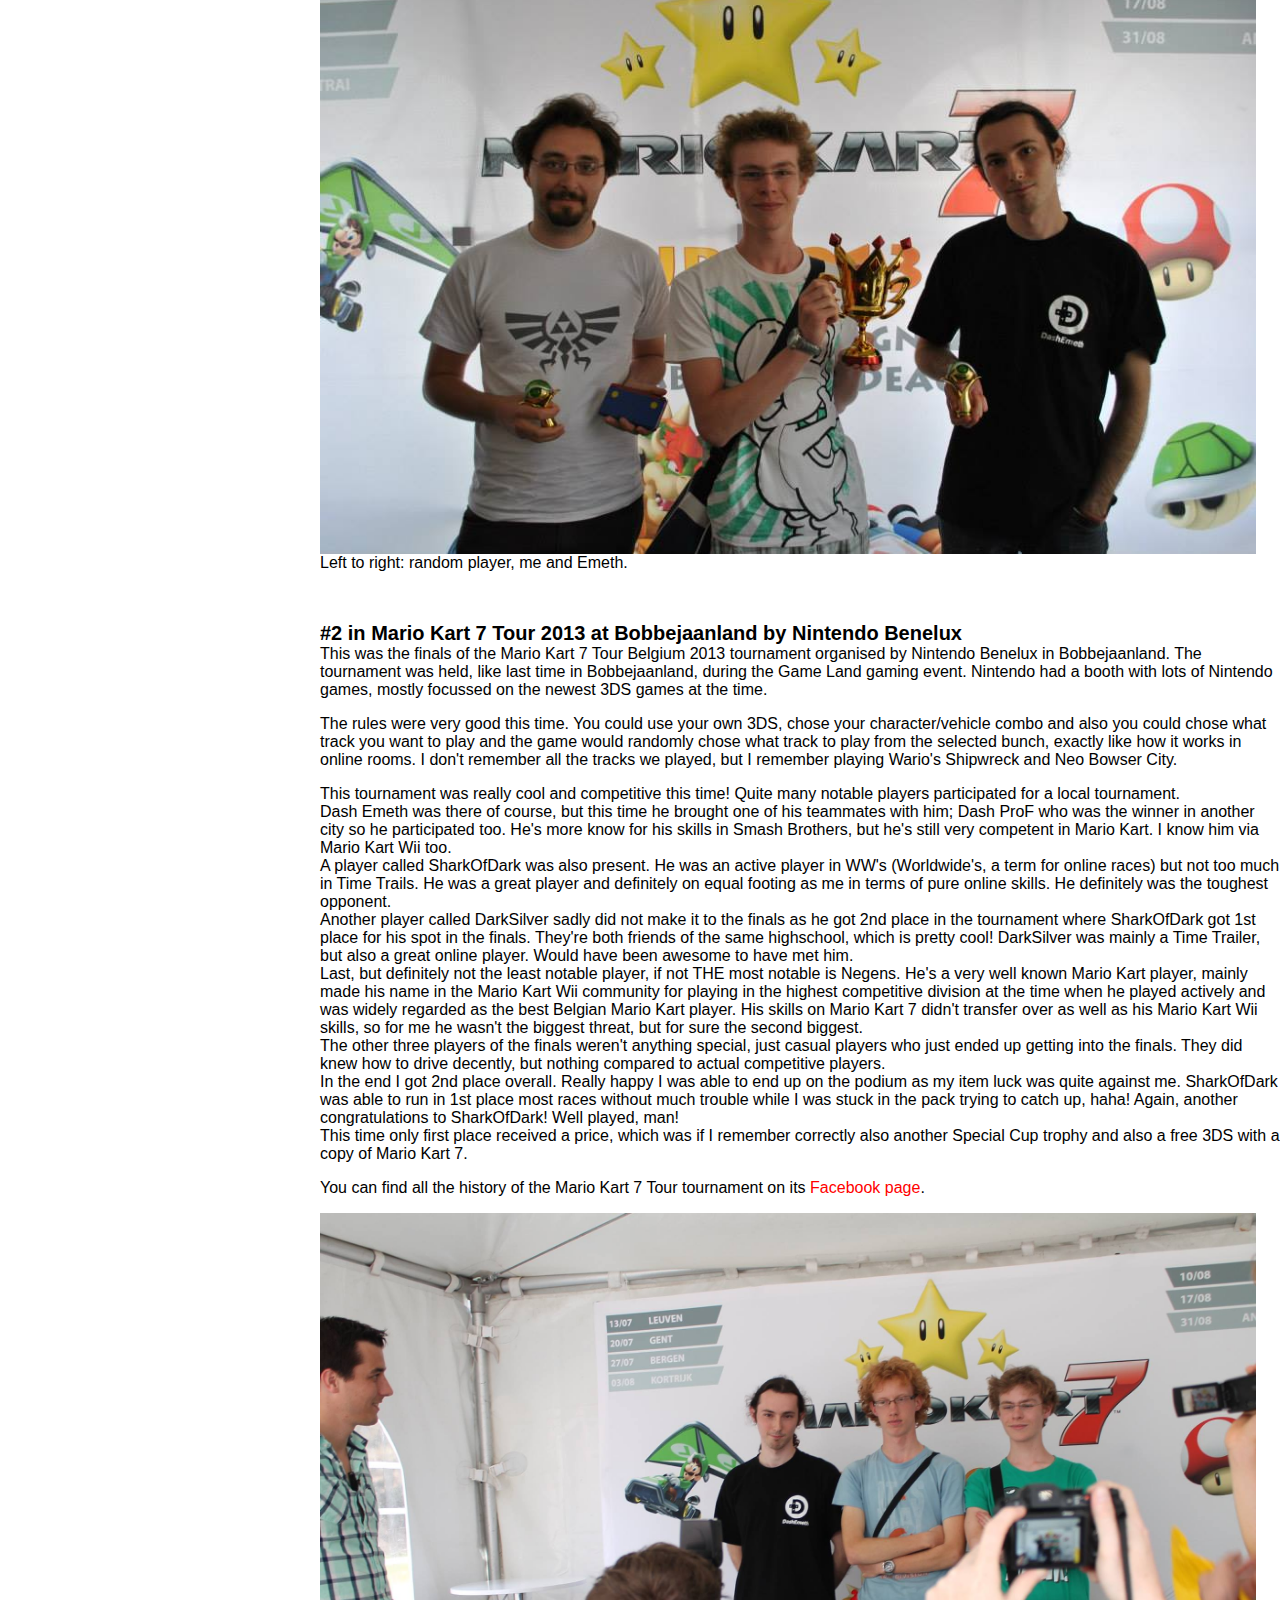
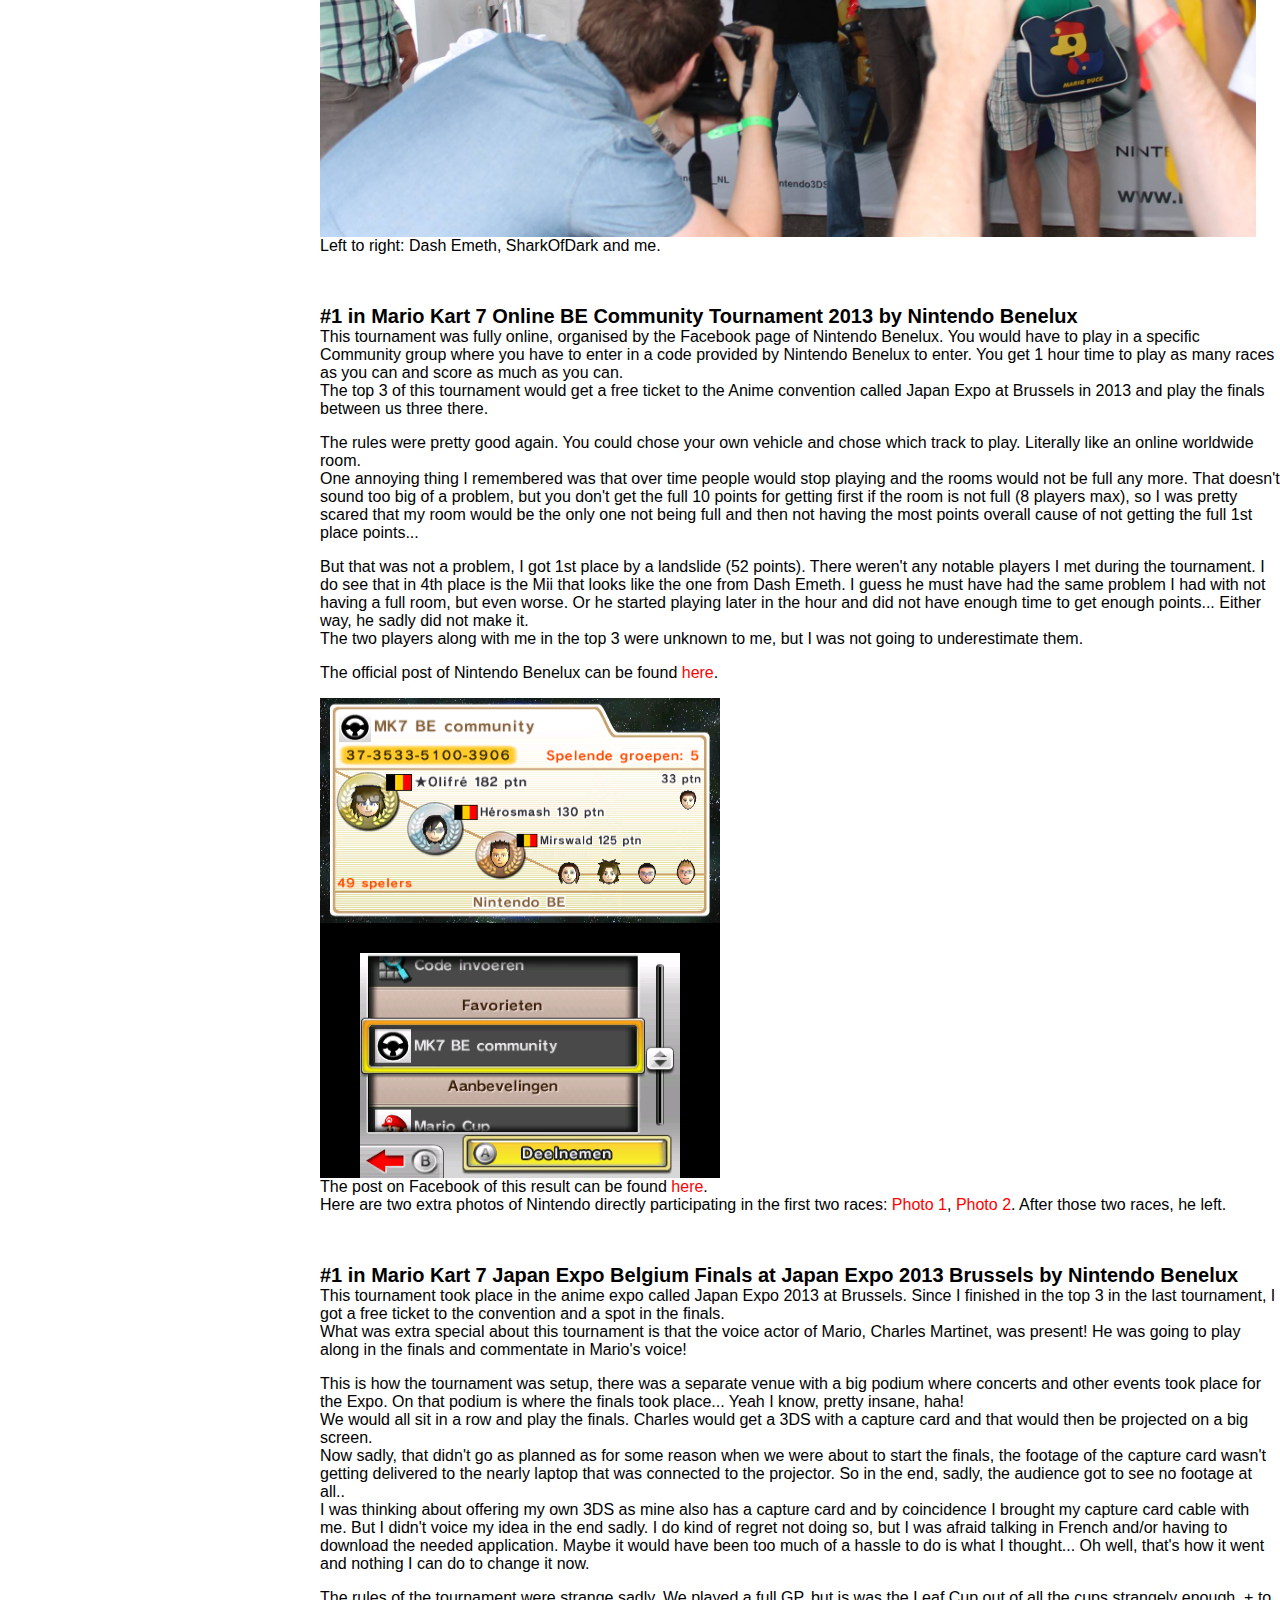
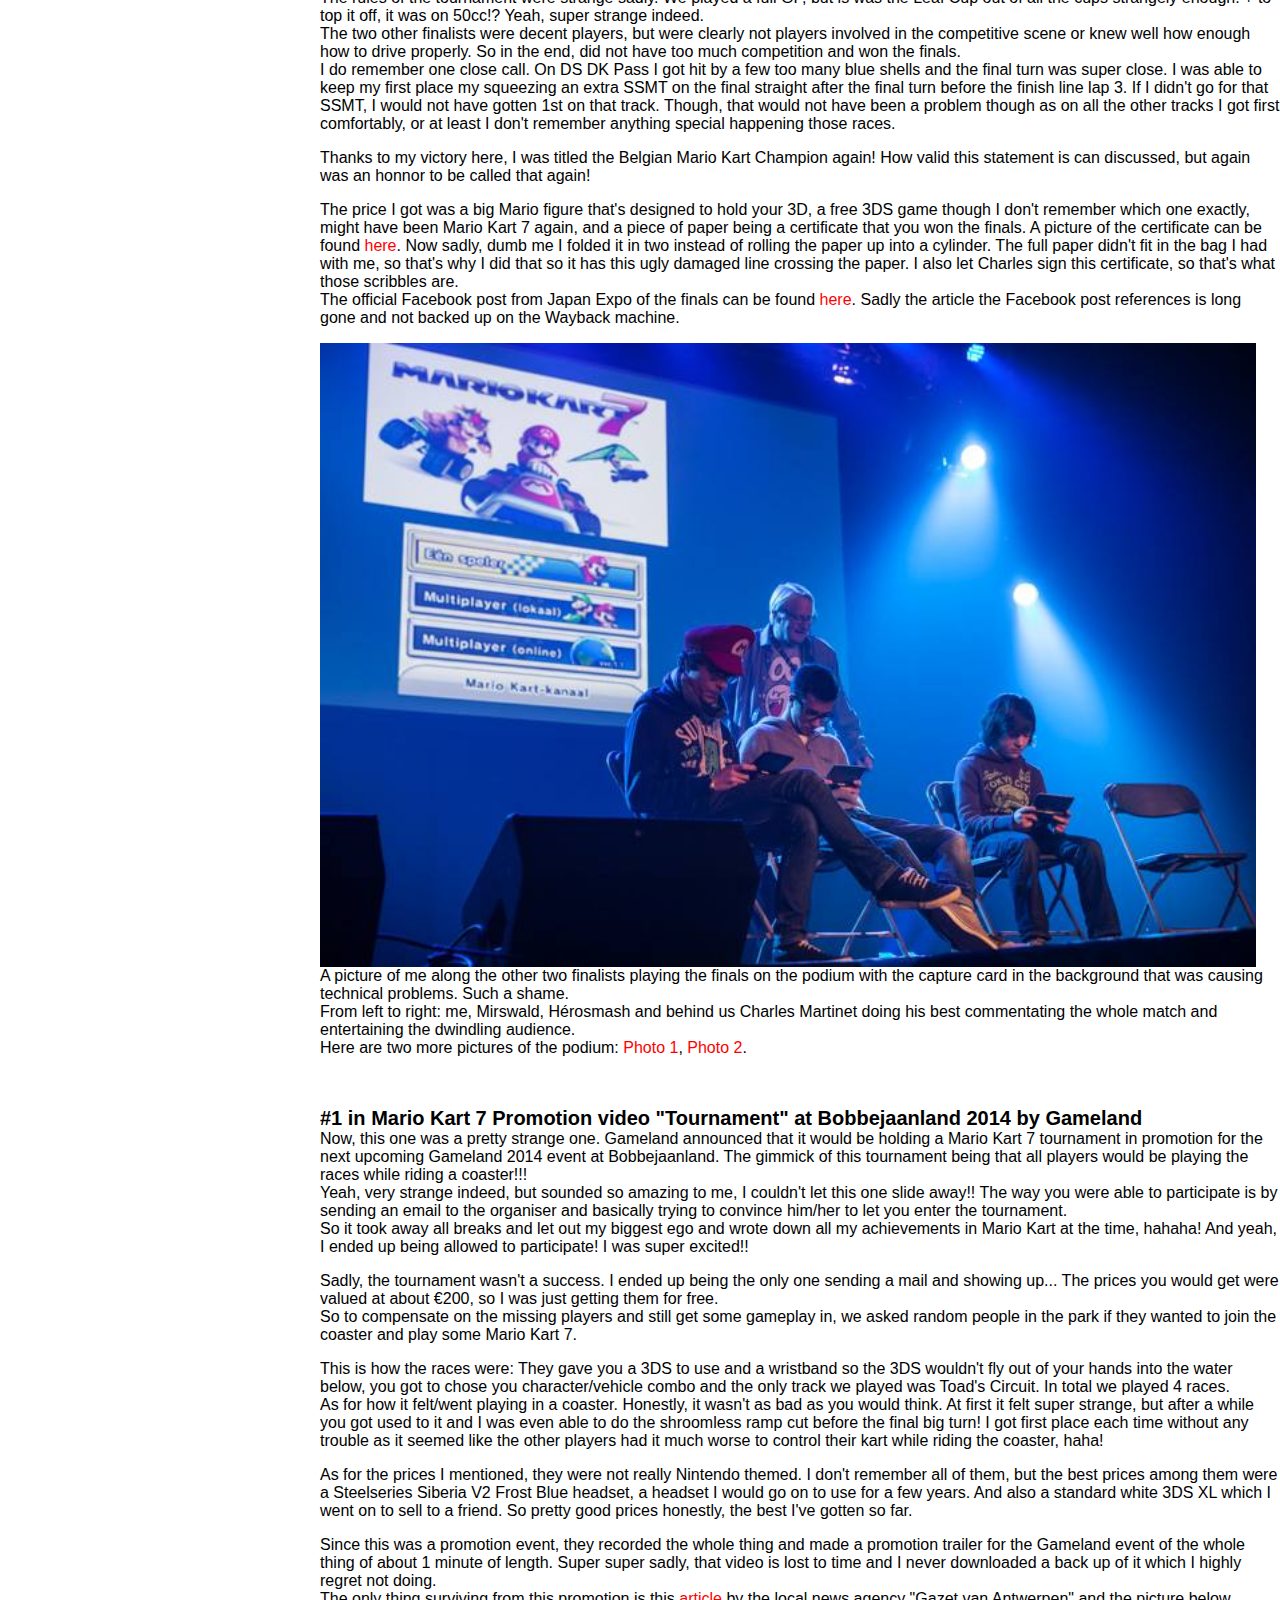
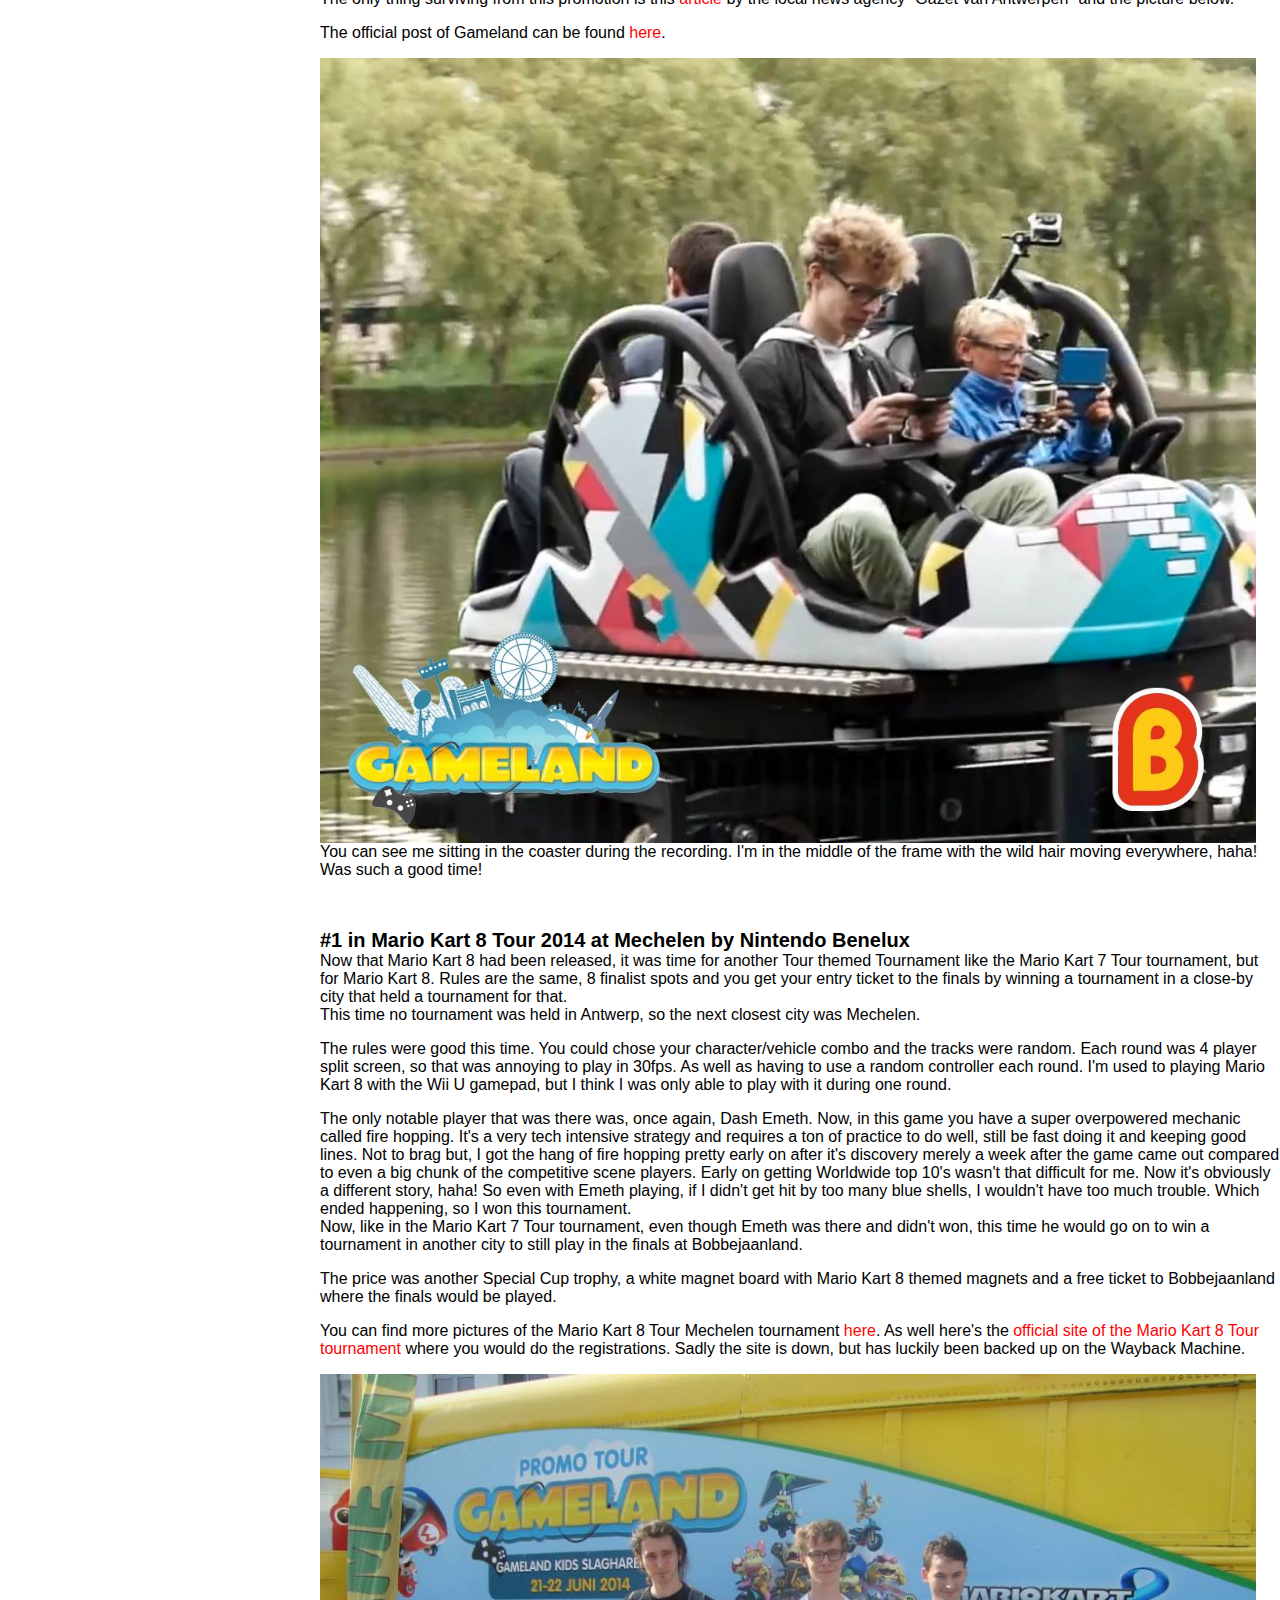
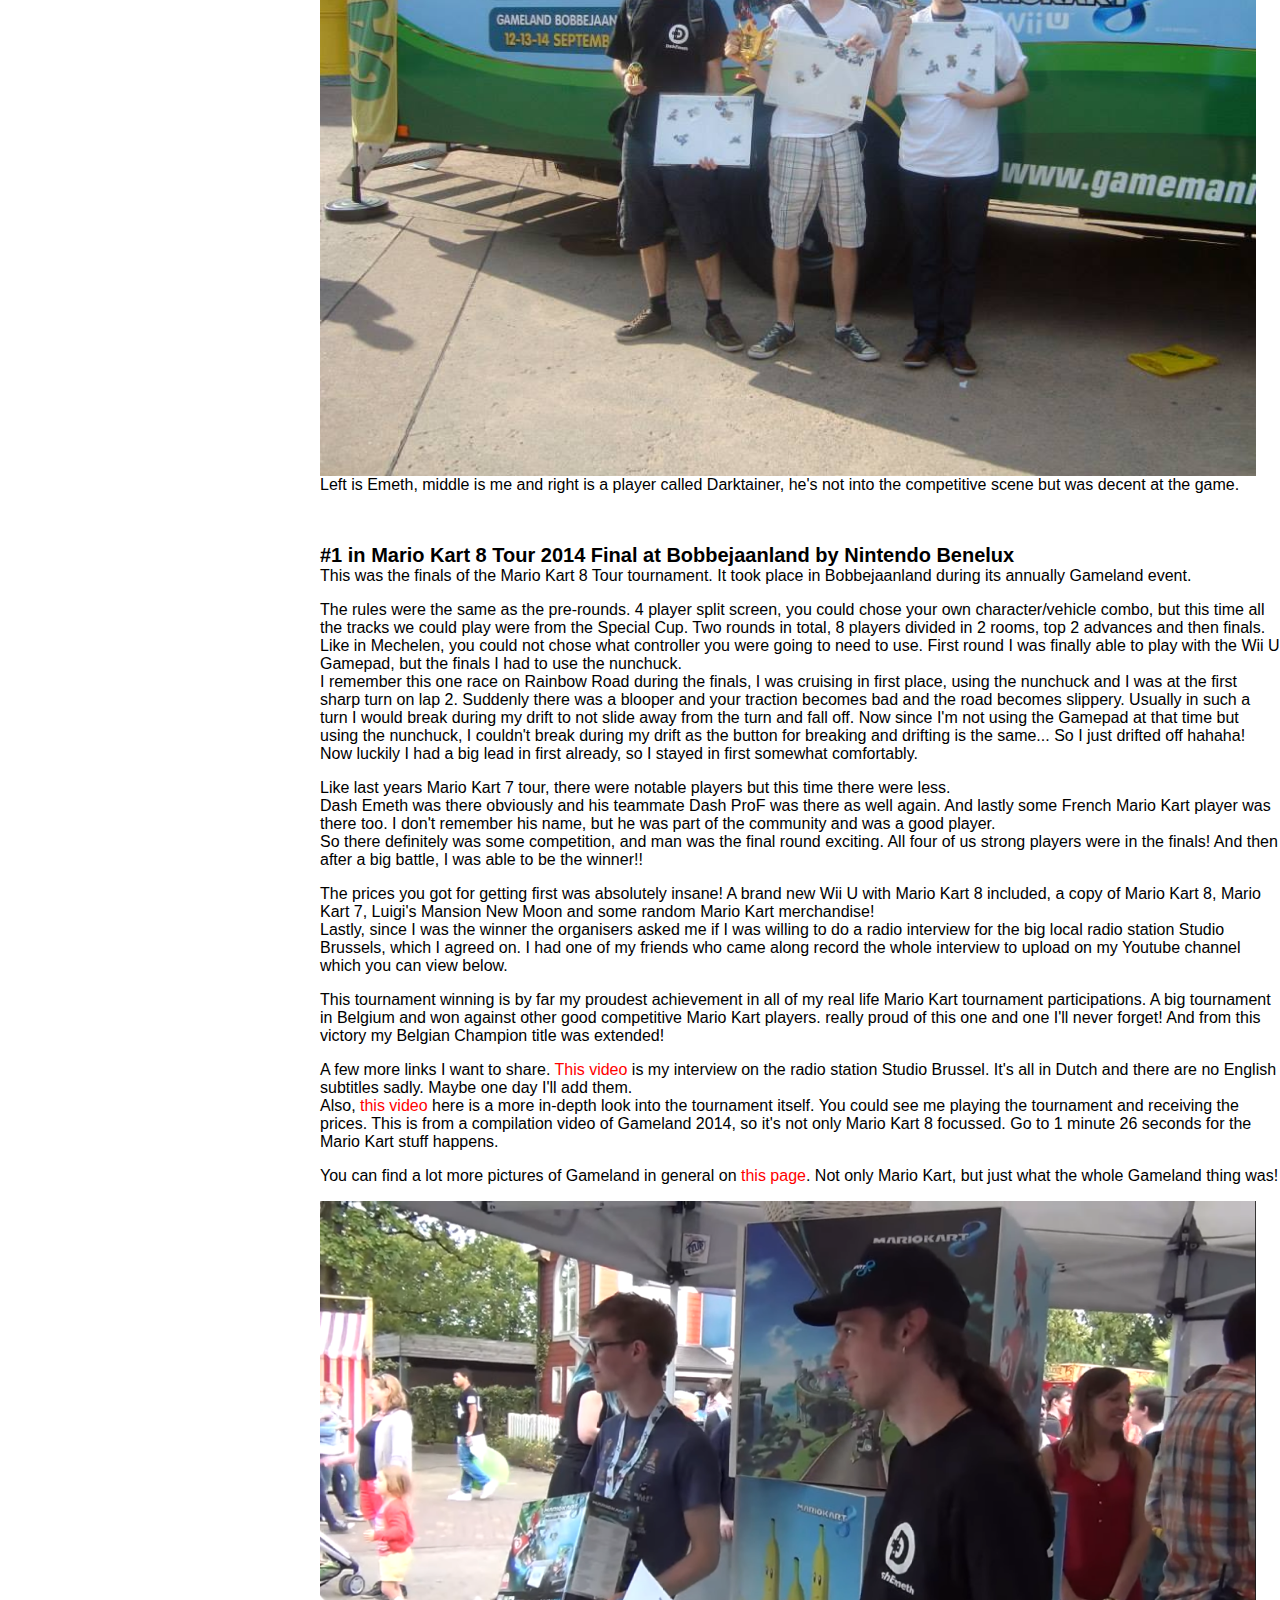
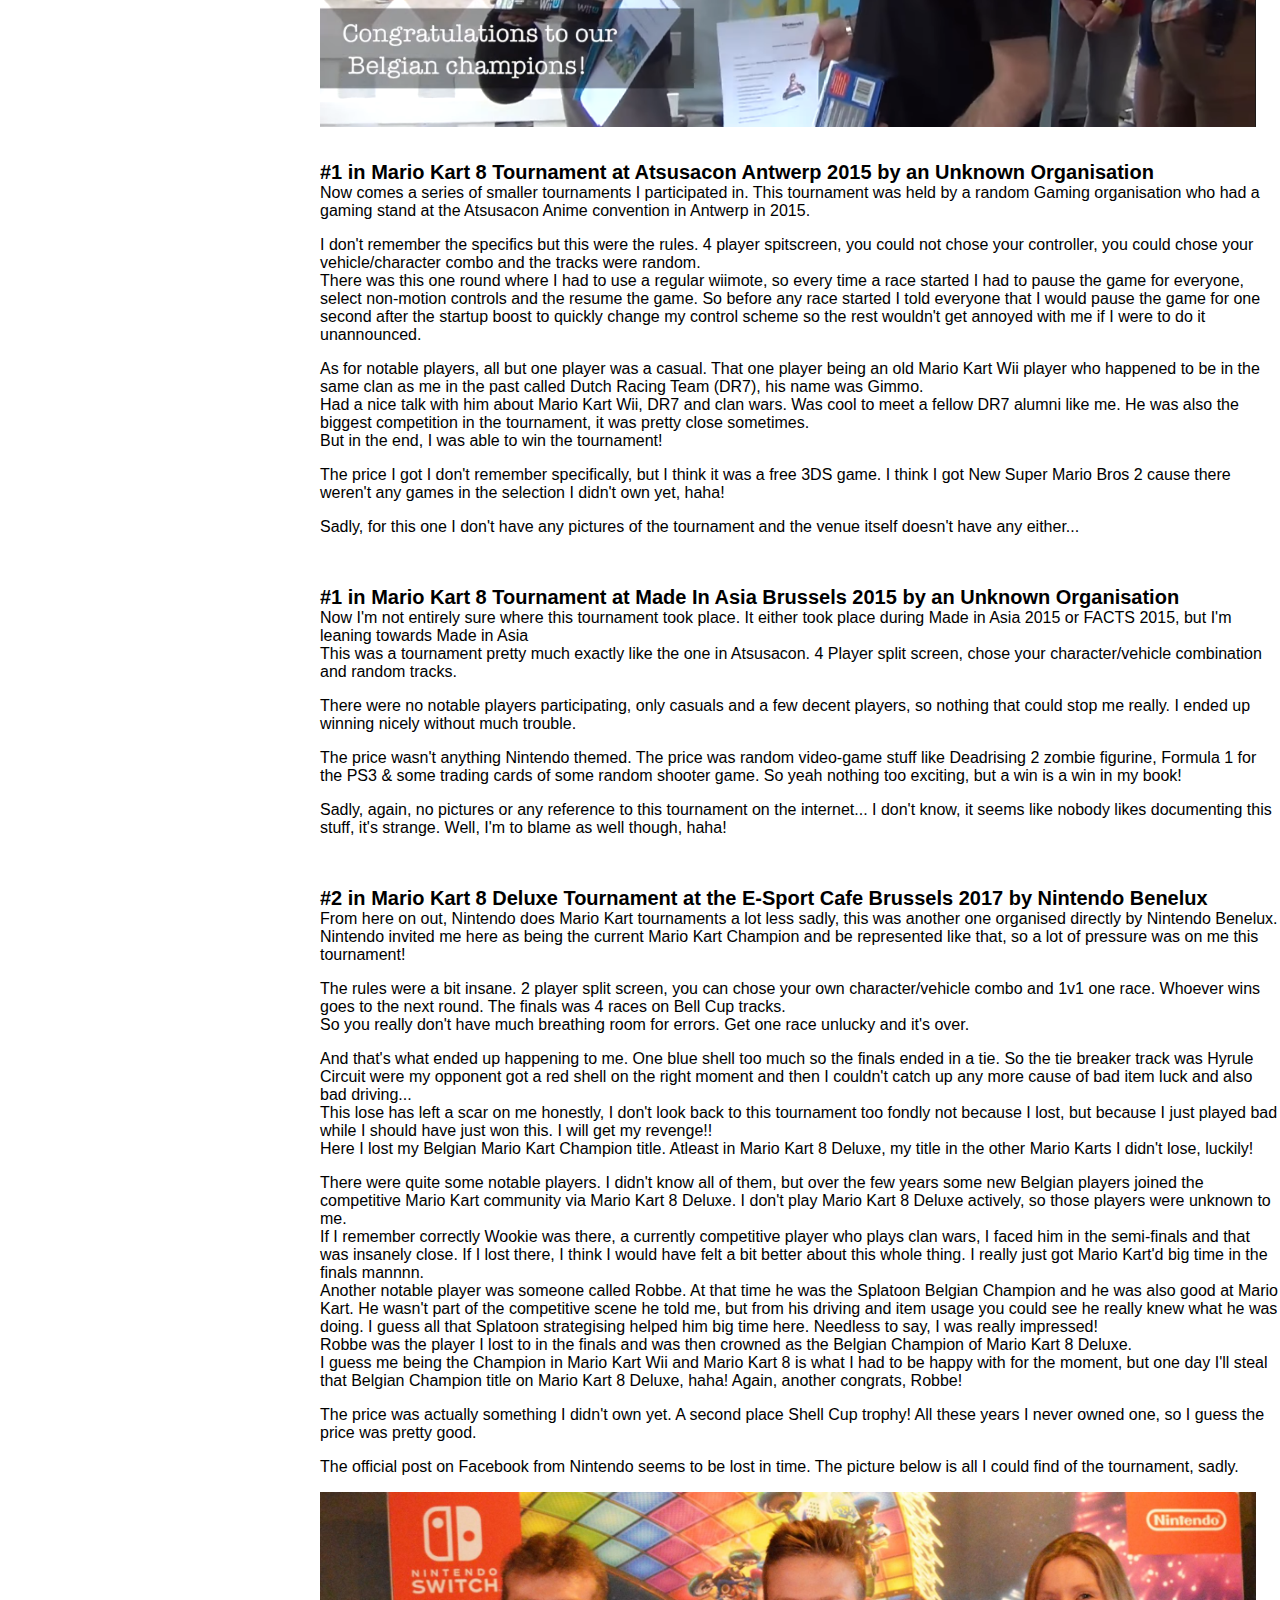
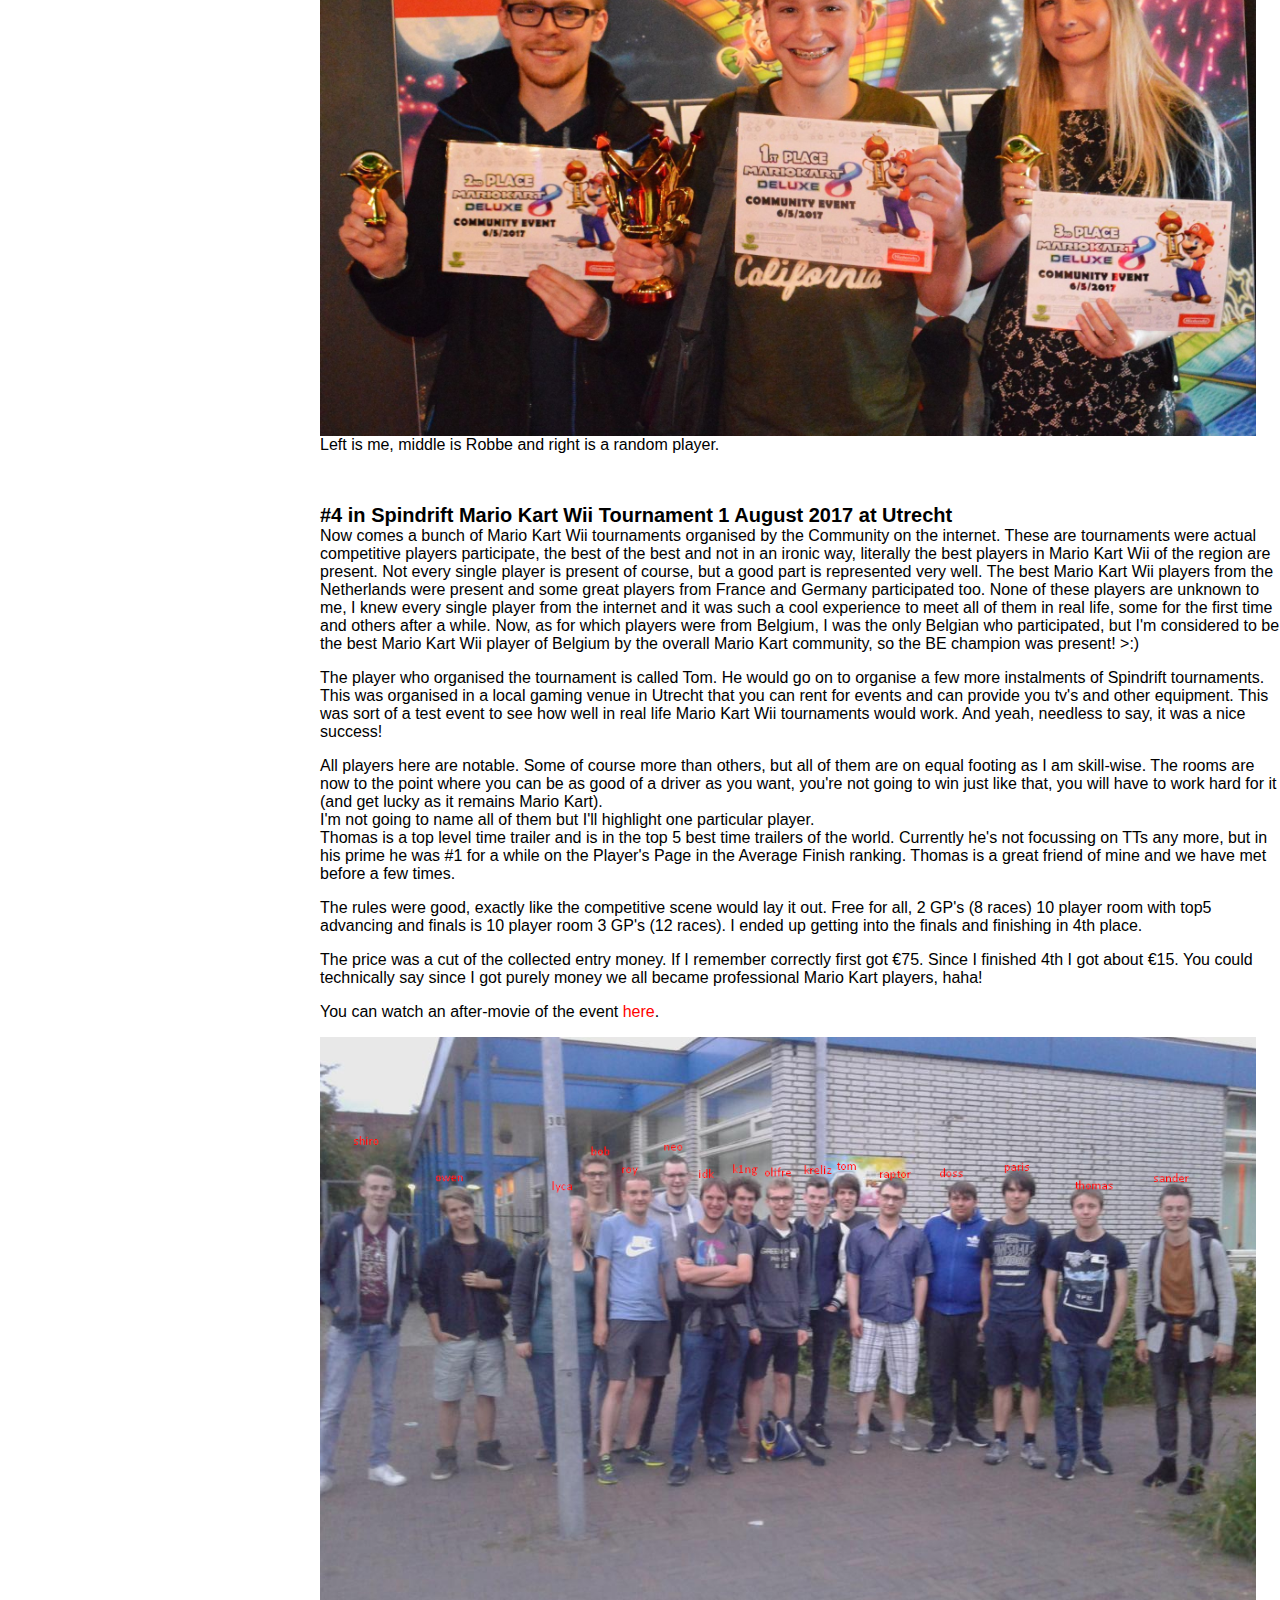
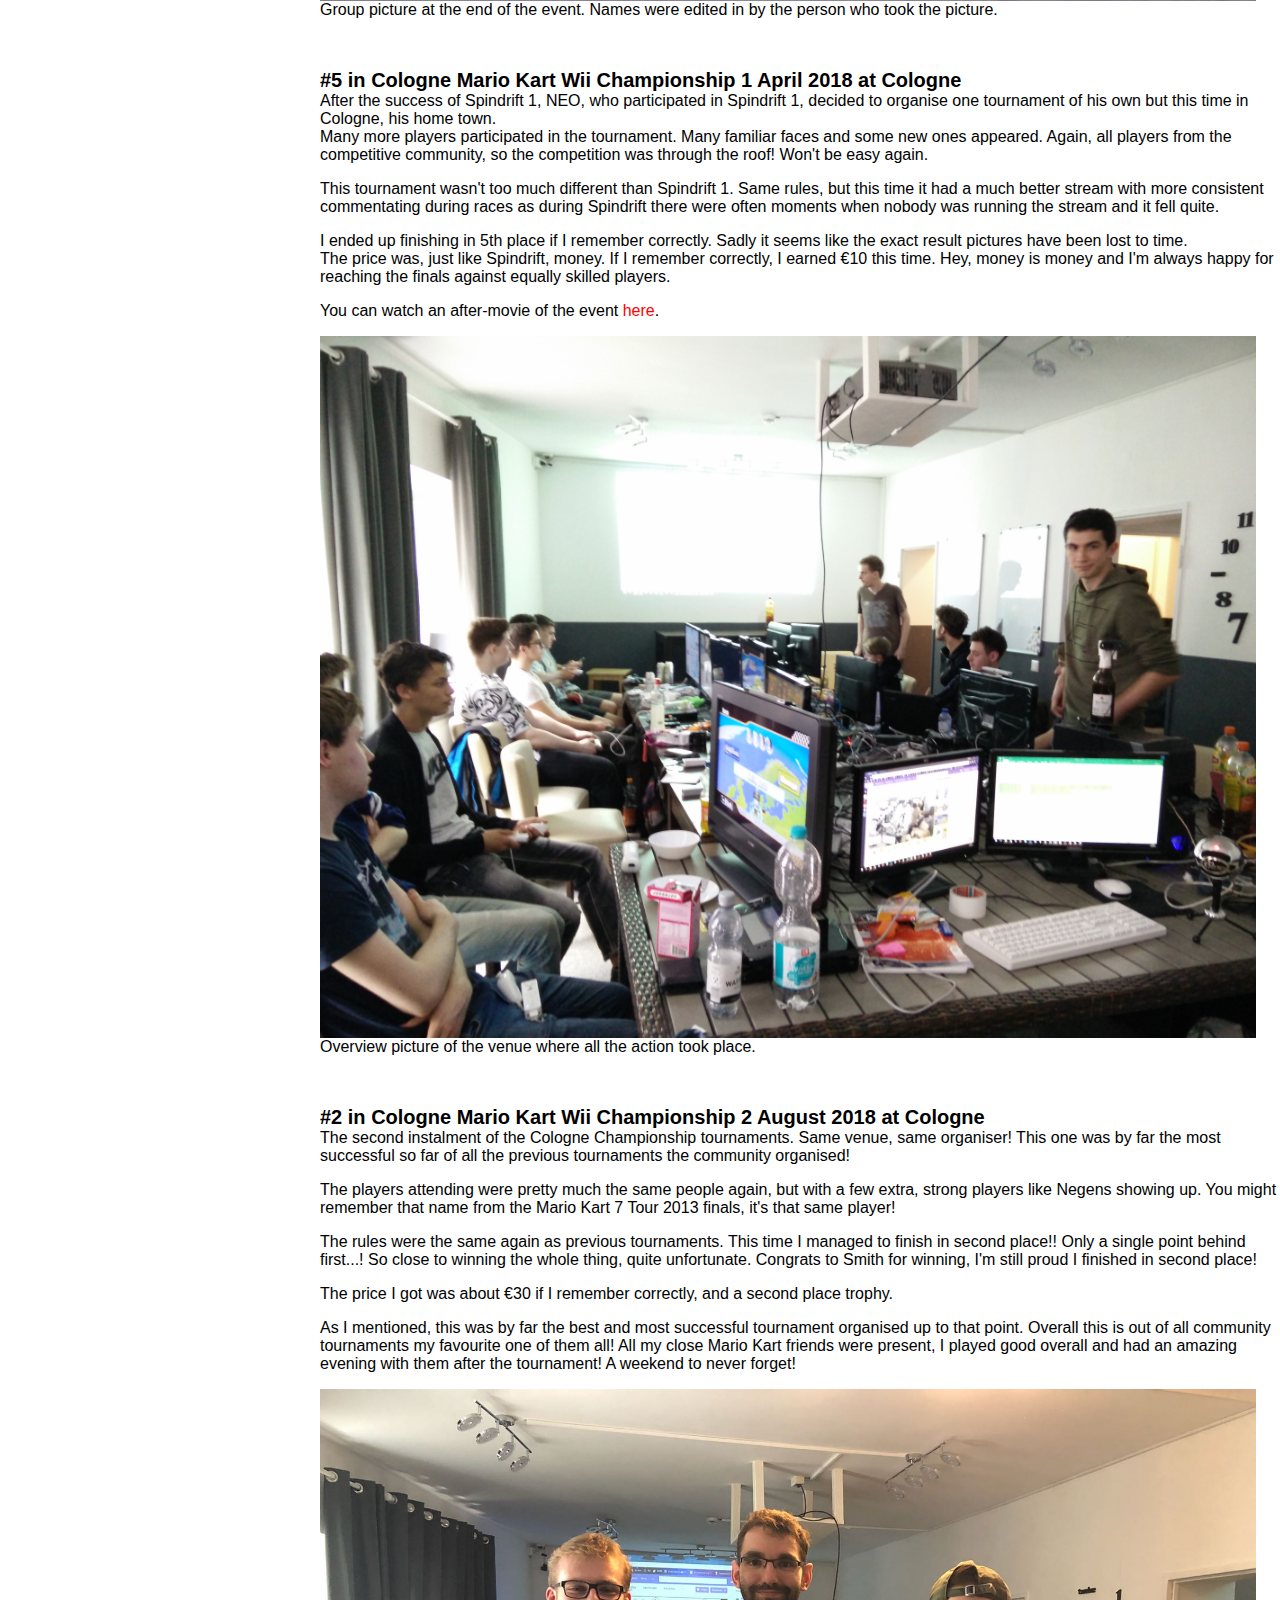
<file: about/mariokart.html>
<html>
    <head>
        <title>XOlifréX</title>
        <link rel="stylesheet" type="text/css" href="https://fonts.googleapis.com/css?family=Open+Sans">
        <link rel="stylesheet" href="mariokart.css">
        <link rel="icon" href="../resources/Mii.png">
        <meta http-equiv="content-type" content="text/html; charset=utf-8" />
  </head>
    <body>
      <!-- Sidebar stuff -->
      <div class="sidebar">
        <header>
          <div id="title">
            <!-- <img src="resources/Olifre_temp.PNG"/> -->
            <h1>
              <a id="nickname" href="/">XOlifreX</a>
            </h1>
          </div>
          <div id="additional">
            <p>Software Developer by day, Reverse Engineer by night.</p>
          </div>
        </header>
        <nav id="links">
          <a href="/">About</a>
          <div id="about-topics">
            <a href="coding.html">Coding</a>
            <a href="gaming.html">Gaming</a>
            <a href="mariokart.html">Mario Kart</a>
          </div>
          <a href="../blog.html">Blog</a>
        </nav>
        <nav id="external-icons">
          <a href="http://github.com/XOlifreX" target="_blank" rel="noopener noreferrer"><img id="github-icon" src="../resources/github.png"/></a>
          <a href="http://twitter.com/XolifreX" target="_blank" rel="noopener noreferrer"><img id="twitter-icon" src="../resources/twitter.png"/></a>
          <a href="http://www.youtube.com/user/XolifreX" target="_blank" rel="noopener noreferrer"><img id="youtube-icon" src="../resources/youtube.png"/></a>
          <a href="http://www.twitch.tv/xOlifre96" target="_blank" rel="noopener noreferrer"><img id="twitch-icon" src="../resources/twitch.png"/></a>
        </nav>
        <p id="copyright">© 2021 Olivier Luyckx.</p>
      </div>

      <!-- Content -->
      <div class="main">
        <div id="banner"></div>
        <div id="mariokart-box">
          <h1>Mario Kart</h1>
          <p>
            <br/>I'm a big Mario Kart fan, specifically the Nintendo Wii version. When people introduce me to others, Mario Kart is usually said within the same breath! 
            <br/>I joined the Mario Kart community back in the Summer of 2009 as I created my Youtube channel then.
          </p>
          </p>
            Currently I'm the Belgian Time Trail Champion of Mario Kart Wii, and have had the title of Belgian Mario Kart Champion a few times over the past years officially recognized by Nintendo Benelux,
            which I'm particularly proud of!
          </p>
          <p>
            I play in a semi-professional online team called Avail where we participate in online tournaments against the top teams in the world. I have been in the competitive scene since 2009.
          </p>
          <p>
            Even though the online service "Wifi" that Mario Kart Wii uses to go online shut down in May 2014, we're still able to play online via a community driven online Wifi replacement service called <a href="https://wiimmfi.de/" target="_blank" rel="noopener noreferrer">Wiimmfi</a>. We load Mario Kart Wii via the mod CTGP-R which adds Wiimmfi support to Mario Kart Wii along with over 200 new tracks and anti-cheat detection.
          </p>
          <p>
            Over the years I have been in a few different teams, some big some small. Here are the most notable clans I played for.
            <ul>
              <li>RT - Raw Tallent (July 2009 - Sept 2009)</li>
              <li>DR7 - Dutch Racing Team (Aug 2010 - May 2011)</li>
              <li>n§ - No Surrender (May 2011 - June 2015)</li>
              <li>Λν - Avail (July 2015 - Present)</li>
            </ul>
          </p>
          </p>
            Outside of tournaments, I play the Time Trail mode where I aim to achieve times that rank in the European/Worldwide Top10's.
            <br/>My biggest achievement is holding the World Record for Koopa Cape three different times. I'm extremely proud that I got to leave my footprint in Mario Kart history!
          </p>
          </p>
            You can find me on the Time Trail rankings on
            <a href="https://www.mariokart64.com/mkw/profile.php?pid=766" target="_blank" rel="noopener noreferrer">Mario Kart Players Page</a>,
            <a href="https://mkwrs.com/mkwii/profile.php?player=Olifr%C3%A9"  target="_blank" rel="noopener noreferrer">Mario Kart World Records</a> and
            <a href="https://www.mkleaderboards.com/mkw/players/931" target="_blank" rel="noopener noreferrer">Mario Kart Leaderboards</a>.
            I time trail primarily Mario Kart Wii, but sometimes other Mario Kart games too. You might find me in the rankings of those other Mario Karts too if you look hard enough! :)
          </p>
          <p>
            In the past I used to upload many Mario Kart videos, a lot of history can be found there. Here is my <a href="http://www.youtube.com/user/XolifreX" target="_blank" rel="noopener noreferrer">Youtube Channel</a> if you want to check it out! Nowadays I don't upload as often any more, but I don't have intentions to fully quit any time soon!
          </p>
          <img src="../resources/CTGP-RChannel.PNG" />
          <p>The CTGP-R Channel picture taken from the Wii menu.</p>
          <br/>

          <div id="tournaments">
            <br/>
            <h2>Real Life Tournaments</h2>
            <p>
              <br/>Over the years I have participated in many different tournaments, both organised by Nintendo Benelux and other organisations. 
              This section is dedicated for documenting all tournaments I participated in and showing my results. Gotta have some proof where I got those Belgian Mario Kart Champion titles from! :)
            </p>
            <br/>
            <h3>#1 in Mario Kart 7 Gameland 2012 at Bobbejaanland by Nintendo Benelux</h3>

            <p>
              This was my first Mario Kart tournament ever. This was a random Mario Kart 7 tournament organised by Nintendo Benelux 
              at Bobbejaanland during the Game Land event. Game Land was an annually gaming event of Bobbejaanland, usually held during the first half of September where 
              the whole amusement park turns into a gaming convention where Nintendo and other big companies show off their newest games.
            </p>
            <p>
              The rules of the tournament were non-standard. You weren't allowed to chose your vehicle and character combo
              and the only track you could play was Toad's Circuit. They handed you a 3DS with the combo set already. 
              <br/>The best combo that was available I remember was Bowser on the Bee kart with the blue monster wheels, haha!
              <br/>You played one race and then the top 4 advanced to the next round.
              It was like this for the whole tournament, including the final round.
            </p>
            <p>  
              There weren't any notable players participating, only casual players and some that somewhat knew how to drive, so not too much competition here. 
              The price was a Trophy representing the in-game Special Cup trophy which can be seen in the banner picture of this page.
            </p>
            <p>
              Sadly I don't have proof for my result, I have three pictures left taken near the tent where the tournament took place, but no podium picture and/or post by Nintendo announcing this tournament.
              (<a href="../resources/MarioKart7Gameland2012_1.jpg" target="_blank" rel="noopener noreferrer">Photo 1</a>,
              <a href="../resources/MarioKart7Gameland2012_2.jpg" target="_blank" rel="noopener noreferrer">Photo 2</a>,
              <a href="../resources/MarioKart7Gameland2012_3.jpg" target="_blank" rel="noopener noreferrer">Photo 3</a>).
              <br/>I did find this one random video showing some footage of the location where the tournament took place. <a href="https://www.youtube.com/watch?v=qHXAdGcO8BI&t=255s" target="_blank" rel="noopener noreferrer">This is the video</a>. Sadly, you don't see me hanging around the tent in the video, haha!
            </p>
            <p>
              This was the first time Nintendo officially called me the Belgian Mario Kart Champion! That was quite the honnor to receive, even though the competition was pretty underwhelming!
            </p>
            <img src="../resources/MarioKart7Gameland2012_4.jpg" />
            <p>A picture of the tent where the event took place. If you look at the table to the right where some people are standing around you can see the Special Cup trophy in display that you would have been able to win.</p>
            <br/>

            <h3>#1 in Mario Kart 7 Tour 2013 at Antwerp by Nintendo Benelux</h3>

            <p>
              This was a Mario Kart 7 tournament organised by Nintendo Benelux in Antwerp. This tournament was part of the Mario Kart 7 Tour Belgium 2013 tournament.
              This is how it worked; Over the whole year there would be a local tournament held in 8 big cities in Belgium. 
              The winner of each tournament would get a free ticket to Bobbejaanland where the finals would be played.
              This particular tournament was the one held in Antwerp.
            </p>
            <p>
              The rules of the tournament were a bit better. You could use your own 3DS and your own character/vehicle combo, though the tracks were only Mushroom Cup tracks.
              <br/>If I remember correctly, the pre-rounds were 2 races (Toad's Circuit and Daisy Hills), top 4 advances and the finals were the whole Mushroom Cup.
            </p>
            <p>  
              This time one notable players participated, namely Dash Emeth who I knew from the Mario Kart community, and who I'll be facing many more times to come in other tournaments! 
              <br/>Other than that, I brought two school friends with me to play along and the other participants were just casual players. So, like last tournament, not too much competition here.
              <br/>Especially since Emeth already won a tournament in one of his close-by cities, so he had a free ticket already anyway. If I had gotten second place and Emeth first, I still would have received a free ticket to the finals.
              <br/>The price was, like last tournament, a Trophy representing the in-game Special Cup trophy which can be seen in the banner picture of this page.
            </p>

            <img src="../resources/MarioKart7Tour2013AntwerpenResults.jpg" />
            <p>Left to right: random player, me and Emeth.</p>
            <br/>

            <h3>#2 in Mario Kart 7 Tour 2013 at Bobbejaanland by Nintendo Benelux</h3>

            <p>
              This was the finals of the Mario Kart 7 Tour Belgium 2013 tournament organised by Nintendo Benelux in Bobbejaanland.
              The tournament was held, like last time in Bobbejaanland, during the Game Land gaming event. Nintendo had a booth with lots of Nintendo games, mostly focussed on the newest 3DS games at the time.
            </p>
            <p>
              The rules were very good this time. You could use your own 3DS, chose your character/vehicle combo and also you could chose what track you want to play and the game would randomly chose what track to play from the selected bunch, exactly like how it works in online rooms.
              I don't remember all the tracks we played, but I remember playing Wario's Shipwreck and Neo Bowser City.
            </p>
            <p>  
              This tournament was really cool and competitive this time! Quite many notable players participated for a local tournament.
              <br/>Dash Emeth was there of course, but this time he brought one of his teammates with him; Dash ProF who was the winner in another city so he participated too. He's more know for his skills in Smash Brothers, but he's still very competent in Mario Kart. I know him via Mario Kart Wii too.
              <br/>A player called SharkOfDark was also present. He was an active player in WW's (Worldwide's, a term for online races) but not too much in Time Trails. He was a great player and definitely on equal footing as me in terms of pure online skills. He definitely was the toughest opponent.
              <br/>Another player called DarkSilver sadly did not make it to the finals as he got 2nd place in the tournament where SharkOfDark got 1st place for his spot in the finals. They're both friends of the same highschool, which is pretty cool! DarkSilver was mainly a Time Trailer, but also a great online player. Would have been awesome to have met him.
              <br/>Last, but definitely not the least notable player, if not THE most notable is Negens. He's a very well known Mario Kart player, mainly made his name in the Mario Kart Wii community for playing in the highest competitive division at the time when he played actively and was widely regarded as the best Belgian Mario Kart player. His skills on Mario Kart 7 didn't transfer over as well as his Mario Kart Wii skills, so for me he wasn't the biggest threat, but for sure the second biggest.
              <br/>The other three players of the finals weren't anything special, just casual players who just ended up getting into the finals. They did knew how to drive decently, but nothing compared to actual competitive players.
              <br/>In the end I got 2nd place overall. Really happy I was able to end up on the podium as my item luck was quite against me. SharkOfDark was able to run in 1st place most races without much trouble while I was stuck in the pack trying to catch up, haha! Again, another congratulations to SharkOfDark! Well played, man!
              <br/>This time only first place received a price, which was if I remember correctly also another Special Cup trophy and also a free 3DS with a copy of Mario Kart 7.
            </p>

            <p>You can find all the history of the Mario Kart 7 Tour tournament on its <a href="https://www.facebook.com/Mariokart7tour-145780262272806" target="_blank" rel="noopener noreferrer">Facebook page</a>.</p>

            <img src="../resources/MarioKart7Tour2013Finals.jpg" />
            <p>Left to right: Dash Emeth, SharkOfDark and me.</p>
            <br/>

            <h3>#1 in Mario Kart 7 Online BE Community Tournament 2013 by Nintendo Benelux</h3>

            <p>
              This tournament was fully online, organised by the Facebook page of Nintendo Benelux. You would have to play in a specific Community group where you have to enter in a code provided by Nintendo Benelux to enter. You get 1 hour time to play as many races as you can and score as much as you can.
              <br/>The top 3 of this tournament would get a free ticket to the Anime convention called Japan Expo at Brussels in 2013 and play the finals between us three there.
            </p>
            <p>
              The rules were pretty good again. You could chose your own vehicle and chose which track to play. Literally like an online worldwide room.
              <br/>One annoying thing I remembered was that over time people would stop playing and the rooms would not be full any more. That doesn't sound too big of a problem, but you don't get the full 10 points for getting first if the room is not full (8 players max), so I was pretty scared that my room would be the only one not being full and then not having the most points overall cause of not getting the full 1st place points...
            </p>

            <p>
              But that was not a problem, I got 1st place by a landslide (52 points). There weren't any notable players I met during the tournament. I do see that in 4th place is the Mii that looks like the one from Dash Emeth. I guess he must have had the same problem I had with not having a full room, but even worse. Or he started playing later in the hour and did not have enough time to get enough points... Either way, he sadly did not make it.
              <br/>The two players along with me in the top 3 were unknown to me, but I was not going to underestimate them.
            </p>
            <p>The official post of Nintendo Benelux can be found <a href="https://www.nintendo.be/nl/Nieuws/2013/september/Race-mee-in-de-allerlaatste-Mario-Kart-7-BE-Community--807051.html" target="_blank" rel="noopener noreferrer">here</a>.</p>
            
            <div class="_3ds">
              <img src="../resources/MarioKart7OnlineCommunityResult.png"/>
            </div>
            <p>
              The post on Facebook of this result can be found <a href="https://www.facebook.com/Nintendo3DSBelgie/photos/a.636506596393983/636506769727299/" target="_blank" rel="noopener noreferrer">here</a>.
              <br/>Here are two extra photos of Nintendo directly participating in the first two races: <a href="../resources/MarioKart7OnlineCommunityRacePictureByNintendo2.jpg" target="_blank" rel="noopener noreferrer">Photo 1</a>, <a href="../resources/MarioKart7OnlineCommunityRacePictureByNintendo.jpg" target="_blank" rel="noopener noreferrer">Photo 2</a>. After those two races, he left.
            </p>
            <br/>

            <h3>#1 in Mario Kart 7 Japan Expo Belgium Finals at Japan Expo 2013 Brussels by Nintendo Benelux</h3>
            <p>
              This tournament took place in the anime expo called Japan Expo 2013 at Brussels. Since I finished in the top 3 in the last tournament, I got a free ticket to the convention and a spot in the finals.
              <br/>What was extra special about this tournament is that the voice actor of Mario, Charles Martinet, was present! He was going to play along in the finals and commentate in Mario's voice!
            </p>
            <p>
              This is how the tournament was setup, there was a separate venue with a big podium where concerts and other events took place for the Expo. On that podium is where the finals took place... Yeah I know, pretty insane, haha!
              <br/>We would all sit in a row and play the finals. Charles would get a 3DS with a capture card and that would then be projected on a big screen.
              <br/>Now sadly, that didn't go as planned as for some reason when we were about to start the finals, the footage of the capture card wasn't getting delivered to the nearly laptop that was connected to the projector. So in the end, sadly, the audience got to see no footage at all..
              <br/>I was thinking about offering my own 3DS as mine also has a capture card and by coincidence I brought my capture card cable with me. But I didn't voice my idea in the end sadly. I do kind of regret not doing so, but I was afraid talking in French and/or having to download the needed application. Maybe it would have been too much of a hassle to do is what I thought... Oh well, that's how it went and nothing I can do to change it now. 
            </p>
            <p>
              The rules of the tournament were strange sadly. We played a full GP, but is was the Leaf Cup out of all the cups strangely enough. + to top it off, it was on 50cc!? Yeah, super strange indeed.
              <br/>The two other finalists were decent players, but were clearly not players involved in the competitive scene or knew well how enough how to drive properly. So in the end, did not have too much competition and won the finals.
              <br/>I do remember one close call. On DS DK Pass I got hit by a few too many blue shells and the final turn was super close. I was able to keep my first place my squeezing an extra SSMT on the final straight after the final turn before the finish line lap 3. If I didn't go for that SSMT, I would not have gotten 1st on that track. Though, that would not have been a problem though as on all the other tracks I got first comfortably, or at least I don't remember anything special happening those races.
            </p>
            <p>
              Thanks to my victory here, I was titled the Belgian Mario Kart Champion again! How valid this statement is can discussed, but again was an honnor to be called that again!
            </p>
            <p>
              The price I got was a big Mario figure that's designed to hold your 3D, a free 3DS game though I don't remember which one exactly, might have been Mario Kart 7 again, and a piece of paper being a certificate that you won the finals. A picture of the certificate can be found <a href="../resources/MarioKartJapanExpoWinnerCertificate.jpg" target="_blank" rel="noopener noreferrer">here</a>. Now sadly, dumb me I folded it in two instead of rolling the paper up into a cylinder. The full paper didn't fit in the bag I had with me, so that's why I did that so it has this ugly damaged line crossing the paper. I also let Charles sign this certificate, so that's what those scribbles are. 
              <br/>The official Facebook post from Japan Expo of the finals can be found <a href="https://www.facebook.com/japanexpobelgium/posts/644470562270744" target="_blank" rel="noopener noreferrer">here</a>. Sadly the article the Facebook post references is long gone and not backed up on the Wayback machine.
            </p>
            <img src="../resources/MarioKart7JapanExpoFinalsPodum2.jpg" />
            <p>
              A picture of me along the other two finalists playing the finals on the podium with the capture card in the background that was causing technical problems. Such a shame.
              <br/>From left to right: me, Mirswald, Hérosmash and behind us Charles Martinet doing his best commentating the whole match and entertaining the dwindling audience.
              <br/>Here are two more pictures of the podium: <a href="../resources/MarioKart7JapanExpoFinalsPodum1.jpg" target="_blank" rel="noopener noreferrer">Photo 1</a>, <a href="../resources/MarioKart7JapanExpoFinalsPodum3.jpg" target="_blank" rel="noopener noreferrer">Photo 2</a>.
            </p>
            <br/>

            <h3>#1 in Mario Kart 7 Promotion video "Tournament" at Bobbejaanland 2014 by Gameland</h3>
            <p>
              Now, this one was a pretty strange one. Gameland announced that it would be holding a Mario Kart 7 tournament in promotion for the next upcoming Gameland 2014 event at Bobbejaanland. The gimmick of this tournament being that all players would be playing the races while riding a coaster!!!
              <br/>Yeah, very strange indeed, but sounded so amazing to me, I couldn't let this one slide away!! The way you were able to participate is by sending an email to the organiser and basically trying to convince him/her to let you enter the tournament.
              <br/>So it took away all breaks and let out my biggest ego and wrote down all my achievements in Mario Kart at the time, hahaha! And yeah, I ended up being allowed to participate! I was super excited!!
            </p>
            <p>
              Sadly, the tournament wasn't a success. I ended up being the only one sending a mail and showing up... The prices you would get were valued at about €200, so I was just getting them for free.
              <br/>So to compensate on the missing players and still get some gameplay in, we asked random people in the park if they wanted to join the coaster and play some Mario Kart 7.
            </p>
            <p>
              This is how the races were: They gave you a 3DS to use and a wristband so the 3DS wouldn't fly out of your hands into the water below, you got to chose you character/vehicle combo and the only track we played was Toad's Circuit. In total we played 4 races.
              <br/>As for how it felt/went playing in a coaster. Honestly, it wasn't as bad as you would think. At first it felt super strange, but after a while you got used to it and I was even able to do the shroomless ramp cut before the final big turn! I got first place each time without any trouble as it seemed like the other players had it much worse to control their kart while riding the coaster, haha!
            </p>
            <p>
              As for the prices I mentioned, they were not really Nintendo themed. I don't remember all of them, but the best prices among them were a Steelseries Siberia V2 Frost Blue headset, a headset I would go on to use for a few years. And also a standard white 3DS XL which I went on to sell to a friend. So pretty good prices honestly, the best I've gotten so far.
            </p>
            <p>
              Since this was a promotion event, they recorded the whole thing and made a promotion trailer for the Gameland event of the whole thing of about 1 minute of length. Super super sadly, that video is lost to time and I never downloaded a back up of it which I highly regret not doing.
              <br/>The only thing surviving from this promotion is this <a href="https://www.gva.be/cnt/dmf20140819_01223315" target="_blank" rel="noopener noreferrer">article</a> by the local news agency "Gazet van Antwerpen" and the picture below. 
            </p>
            <p>The official post of Gameland can be found <a href="https://www.facebook.com/gamelandbelgium/photos/a.460707090629045/821641407868943" target="_blank" rel="noopener noreferrer">here</a>.</p>
            <img src="../resources/BobbejaanlandGameland2014PromotionPicture.jpg" />
            <p>
              You can see me sitting in the coaster during the recording. I'm in the middle of the frame with the wild hair moving everywhere, haha! Was such a good time!
            </p>
            <br/>

            <h3>#1 in Mario Kart 8 Tour 2014 at Mechelen by Nintendo Benelux</h3>
            <p>
              Now that Mario Kart 8 had been released, it was time for another Tour themed Tournament like the Mario Kart 7 Tour tournament, but for Mario Kart 8. Rules are the same, 8 finalist spots and you get your entry ticket to the finals by winning a tournament in a close-by city that held a tournament for that.
              <br/>This time no tournament was held in Antwerp, so the next closest city was Mechelen.
            </p>
            <p>
              The rules were good this time. You could chose your character/vehicle combo and the tracks were random. Each round was 4 player split screen, so that was annoying to play in 30fps. As well as having to use a random controller each round. I'm used to playing Mario Kart 8 with the Wii U gamepad, but I think I was only able to play with it during one round.
            </p>
            <p>
              The only notable player that was there was, once again, Dash Emeth. Now, in this game you have a super overpowered mechanic called fire hopping. It's a very tech intensive strategy and requires a ton of practice to do well, still be fast doing it and keeping good lines. Not to brag but, I got the hang of fire hopping pretty early on after it's discovery merely a week after the game came out compared to even a big chunk of the competitive scene players. Early on getting Worldwide top 10's wasn't that difficult for me. Now it's obviously a different story, haha!
              So even with Emeth playing, if I didn't get hit by too many blue shells, I wouldn't have too much trouble. Which ended happening, so I won this tournament. 
              <br/>Now, like in the Mario Kart 7 Tour tournament, even though Emeth was there and didn't won, this time he would go on to win a tournament in another city to still play in the finals at Bobbejaanland.
            </p>
            <p>
              The price was another Special Cup trophy, a white magnet board with Mario Kart 8 themed magnets and a free ticket to Bobbejaanland where the finals would be played.
            </p>
            <p>
              You can find more pictures of the Mario Kart 8 Tour Mechelen tournament <a href="https://www.facebook.com/media/set/?set=a.529356327166460&type=3" target="_blank" rel="noopener noreferrer">here</a>.
              As well here's the <a href="https://web.archive.org/web/20160325162110/http://prog4mer.com/mariokart8tour/" target="_blank" rel="noopener noreferrer">official site of the Mario Kart 8 Tour tournament</a> where you would do the registrations. Sadly the site is down, but has luckily been backed up on the Wayback Machine.
            </p>
            <img src="../resources/MarioKart8TourMechelenResult.jpg" />
            <p>Left is Emeth, middle is me and right is a player called Darktainer, he's not into the competitive scene but was decent at the game.</p>
            <br/>

            <h3>#1 in Mario Kart 8 Tour 2014 Final at Bobbejaanland by Nintendo Benelux</h3>
            <p>
              This was the finals of the Mario Kart 8 Tour tournament. It took place in Bobbejaanland during its annually Gameland event. 
            </p>
            <p>
              The rules were the same as the pre-rounds. 4 player split screen, you could chose your own character/vehicle combo, but this time all the tracks we could play were from the Special Cup. Two rounds in total, 8 players divided in 2 rooms, top 2 advances and then finals.
              <br/>Like in Mechelen, you could not chose what controller you were going to need to use. First round I was finally able to play with the Wii U Gamepad, but the finals I had to use the nunchuck.
              <br/>I remember this one race on Rainbow Road during the finals, I was cruising in first place, using the nunchuck and I was at the first sharp turn on lap 2. Suddenly there was a blooper and your traction becomes bad and the road becomes slippery. Usually in such a turn I would break during my drift to not slide away from the turn and fall off. Now since I'm not using the Gamepad at that time but using the nunchuck, I couldn't break during my drift as the button for breaking and drifting is the same... So I just drifted off hahaha! Now luckily I had a big lead in first already, so I stayed in first somewhat comfortably.
            </p>
            <p>
              Like last years Mario Kart 7 tour, there were notable players but this time there were less.
              <br/>Dash Emeth was there obviously and his teammate Dash ProF was there as well again. And lastly some French Mario Kart player was there too. I don't remember his name, but he was part of the community and was a good player.
              <br/>So there definitely was some competition, and man was the final round exciting. All four of us strong players were in the finals! And then after a big battle, I was able to be the winner!!
            </p>
            <p>
              The prices you got for getting first was absolutely insane! A brand new Wii U with Mario Kart 8 included, a copy of Mario Kart 8, Mario Kart 7, Luigi's Mansion New Moon and some random Mario Kart merchandise!
              <br/>Lastly, since I was the winner the organisers asked me if I was willing to do a radio interview for the big local radio station Studio Brussels, which I agreed on. I had one of my friends who came along record the whole interview to upload on my Youtube channel which you can view below. 
            </p>
            <p>
              This tournament winning is by far my proudest achievement in all of my real life Mario Kart tournament participations. A big tournament in Belgium and won against other good competitive Mario Kart players. really proud of this one and one I'll never forget! And from this victory my Belgian Champion title was extended! 
            </p>
            <p>
              A few more links I want to share. <a href="https://www.youtube.com/watch?v=2e9YVgYnB3U" target="_blank" rel="noopener noreferrer">This video</a> is my interview on the radio station Studio Brussel. It's all in Dutch and there are no English subtitles sadly. Maybe one day I'll add them.
              <br/>Also, <a href="https://www.youtube.com/watch?v=1nnyYgsLLus" target="_blank" rel="noopener noreferrer">this video</a> here is a more in-depth look into the tournament itself. You could see me playing the tournament and receiving the prices. This is from a compilation video of Gameland 2014, so it's not only Mario Kart 8 focussed. Go to 1 minute 26 seconds for the Mario Kart stuff happens.
            </p>
            <p>
              You can find a lot more pictures of Gameland in general on <a href="https://www.facebook.com/gamelandbelgium/photos/" target="_blank" rel="noopener noreferrer">this page</a>. Not only Mario Kart, but just what the whole Gameland thing was!
            </p>
            <img src="../resources/MarioKart8TourFinalsPodium.jpg" />
            <br/>
            <br/>
            
            <h3>#1 in Mario Kart 8 Tournament at Atsusacon Antwerp 2015 by an Unknown Organisation</h3>
            <p>Now comes a series of smaller tournaments I participated in. This tournament was held by a random Gaming organisation who had a gaming stand at the Atsusacon Anime convention in Antwerp in 2015.</p>
            <p>
              I don't remember the specifics but this were the rules. 4 player spitscreen, you could not chose your controller, you could chose your vehicle/character combo and the tracks were random.
              <br/>There was this one round where I had to use a regular wiimote, so every time a race started I had to pause the game for everyone, select non-motion controls and the resume the game. So before any race started I told everyone that I would pause the game for one second after the startup boost to quickly change my control scheme so the rest wouldn't get annoyed with me if I were to do it unannounced.
            </p>
            <p>
              As for notable players, all but one player was a casual. That one player being an old Mario Kart Wii player who happened to be in the same clan as me in the past called Dutch Racing Team (DR7), his name was Gimmo.
              <br/>Had a nice talk with him about Mario Kart Wii, DR7 and clan wars. Was cool to meet a fellow DR7 alumni like me. He was also the biggest competition in the tournament, it was pretty close sometimes.
              <br/>But in the end, I was able to win the tournament!
            </p>
            <p>
              The price I got I don't remember specifically, but I think it was a free 3DS game. I think I got New Super Mario Bros 2 cause there weren't any games in the selection I didn't own yet, haha!
            </p>
            <p>Sadly, for this one I don't have any pictures of the tournament and the venue itself doesn't have any either...</p>
            <br/>

            <h3>#1 in Mario Kart 8 Tournament at Made In Asia Brussels 2015 by an Unknown Organisation</h3>
            <p>
              Now I'm not entirely sure where this tournament took place. It either took place during Made in Asia 2015 or FACTS 2015, but I'm leaning towards Made in Asia
              <br/>This was a tournament pretty much exactly like the one in Atsusacon. 4 Player split screen, chose your character/vehicle combination and random tracks.
            </p>
            <p>
              There were no notable players participating, only casuals and a few decent players, so nothing that could stop me really.
              I ended up winning nicely without much trouble.
            </p>
            <p>
              The price wasn't anything Nintendo themed. The price was random video-game stuff like Deadrising 2 zombie figurine, Formula 1 for the PS3 & some trading cards of some random shooter game. So yeah nothing too exciting, but a win is a win in my book!
            </p>
            <p>Sadly, again, no pictures or any reference to this tournament on the internet... I don't know, it seems like nobody likes documenting this stuff, it's strange. Well, I'm to blame as well though, haha!</p>
            <br/>

            <h3>#2 in Mario Kart 8 Deluxe Tournament at the E-Sport Cafe Brussels 2017 by Nintendo Benelux</h3>
            <p>
              From here on out, Nintendo does Mario Kart tournaments a lot less sadly, this was another one organised directly by Nintendo Benelux.
              <br/>Nintendo invited me here as being the current Mario Kart Champion and be represented like that, so a lot of pressure was on me this tournament!
            </p>
            <p>
              The rules were a bit insane. 2 player split screen, you can chose your own character/vehicle combo and 1v1 one race. Whoever wins goes to the next round. The finals was 4 races on Bell Cup tracks.
              <br/>So you really don't have much breathing room for errors. Get one race unlucky and it's over.
            </p>
            <p>
              And that's what ended up happening to me. One blue shell too much so the finals ended in a tie. So the tie breaker track was Hyrule Circuit were my opponent got a red shell on the right moment and then I couldn't catch up any more cause of bad item luck and also bad driving...
              <br/>This lose has left a scar on me honestly, I don't look back to this tournament too fondly not because I lost, but because I just played bad while I should have just won this. I will get my revenge!!
              <br/>Here I lost my Belgian Mario Kart Champion title. Atleast in Mario Kart 8 Deluxe, my title in the other Mario Karts I didn't lose, luckily!
            </p>
            <p>
              There were quite some notable players. I didn't know all of them, but over the few years some new Belgian players joined the competitive Mario Kart community via Mario Kart 8 Deluxe. I don't play Mario Kart 8 Deluxe actively, so those players were unknown to me.
              <br/>If I remember correctly Wookie was there, a currently competitive player who plays clan wars, I faced him in the semi-finals and that was insanely close. If I lost there, I think I would have felt a bit better about this whole thing. I really just got Mario Kart'd big time in the finals mannnn.
              <br/>Another notable player was someone called Robbe. At that time he was the Splatoon Belgian Champion and he was also good at Mario Kart. He wasn't part of the competitive scene he told me, but from his driving and item usage you could see he really knew what he was doing. I guess all that Splatoon strategising helped him big time here. Needless to say, I was really impressed!
              <br/>Robbe was the player I lost to in the finals and was then crowned as the Belgian Champion of Mario Kart 8 Deluxe.  
              <br/>I guess me being the Champion in Mario Kart Wii and Mario Kart 8 is what I had to be happy with for the moment, but one day I'll steal that Belgian Champion title on Mario Kart 8 Deluxe, haha! Again, another congrats, Robbe!
            </p>
            <p>
              The price was actually something I didn't own yet. A second place Shell Cup trophy! All these years I never owned one, so I guess the price was pretty good.
            </p>
            <p>
              The official post on Facebook from Nintendo seems to be lost in time. The picture below is all I could find of the tournament, sadly.
            </p>
            <img src="../resources/MarioKart8DeluxeBrussels2017Result.jpg" />
            <p>Left is me, middle is Robbe and right is a random player.</p>
            <br/>

            <h3>#4 in Spindrift Mario Kart Wii Tournament 1 August 2017 at Utrecht</h3>
            <p>
              Now comes a bunch of Mario Kart Wii tournaments organised by the Community on the internet. These are tournaments were actual competitive players participate, the best of the best and not in an ironic way, literally the best players in Mario Kart Wii of the region are present. 
              Not every single player is present of course, but a good part is represented very well. The best Mario Kart Wii players from the Netherlands were present and some great players from France and Germany participated too. 
              None of these players are unknown to me, I knew every single player from the internet and it was such a cool experience to meet all of them in real life, some for the first time and others after a while. 
              Now, as for which players were from Belgium, I was the only Belgian who participated, but I'm considered to be the best Mario Kart Wii player of Belgium by the overall Mario Kart community, so the BE champion was present! >:)
            </p>
            <p>
              The player who organised the tournament is called Tom. He would go on to organise a few more instalments of Spindrift tournaments. This was organised in a local gaming venue in Utrecht that you can rent for events and can provide you tv's and other equipment. This was sort of a test event to see how well in real life Mario Kart Wii tournaments would work. And yeah, needless to say, it was a nice success!
            </p>
            <p>
              All players here are notable. Some of course more than others, but all of them are on equal footing as I am skill-wise. The rooms are now to the point where you can be as good of a driver as you want, you're not going to win just like that, you will have to work hard for it (and get lucky as it remains Mario Kart).
              </br>I'm not going to name all of them but I'll highlight one particular player.
              <br/>Thomas is a top level time trailer and is in the top 5 best time trailers of the world. Currently he's not focussing on TTs any more, but in his prime he was #1 for a while on the Player's Page in the Average Finish ranking. Thomas is a great friend of mine and we have met before a few times.
            </p>
            <p>
              The rules were good, exactly like the competitive scene would lay it out. Free for all, 2 GP's (8 races) 10 player room with top5 advancing and finals is 10 player room 3 GP's (12 races). I ended up getting into the finals and finishing in 4th place.
            </p>
            <p>
              The price was a cut of the collected entry money. If I remember correctly first got €75. Since I finished 4th I got about €15. You could technically say since I got purely money we all became professional Mario Kart players, haha!
            </p>
            <p>You can watch an after-movie of the event <a href="https://www.youtube.com/watch?v=UYXwNuVf5-A" target="_blank" rel="noopener noreferrer">here</a>.</p>
            <img src="../resources/Spindrift1GroupPicture.png" />
            <p>Group picture at the end of the event. Names were edited in by the person who took the picture.</p>
            <br/>

            <h3>#5 in Cologne Mario Kart Wii Championship 1 April 2018 at Cologne</h3>
            <p>
              After the success of Spindrift 1, NEO, who participated in Spindrift 1, decided to organise one tournament of his own but this time in Cologne, his home town.
              <br/>Many more players participated in the tournament. Many familiar faces and some new ones appeared. Again, all players from the competitive community, so the competition was through the roof! Won't be easy again.
            </p>
            <p>
              This tournament wasn't too much different than Spindrift 1. Same rules, but this time it had a much better stream with more consistent commentating during races as during Spindrift there were often moments when nobody was running the stream and it fell quite.
            </p>
            <p>
              I ended up finishing in 5th place if I remember correctly. Sadly it seems like the exact result pictures have been lost to time. 
              <br/>The price was, just like Spindrift, money. If I remember correctly, I earned €10 this time. Hey, money is money and I'm always happy for reaching the finals against equally skilled players.
            </p>
            <p>You can watch an after-movie of the event <a href="https://www.youtube.com/watch?v=mhk_LTLMa1A" target="_blank" rel="noopener noreferrer">here</a>.</p>
            <img src="../resources/CologneChampionship2018April_Venue.jpg" />
            <p>Overview picture of the venue where all the action took place.</p>
            <br/>

            <h3>#2 in Cologne Mario Kart Wii Championship 2 August 2018 at Cologne</h3>
            <p>
                The second instalment of the Cologne Championship tournaments. Same venue, same organiser! This one was by far the most successful so far of all the previous tournaments the community organised!
            </p>
            <p>
              The players attending were pretty much the same people again, but with a few extra, strong players like Negens showing up. You might remember that name from the Mario Kart 7 Tour 2013 finals, it's that same player!
            </p>
            <p>
              The rules were the same again as previous tournaments. This time I managed to finish in second place!! Only a single point behind first...! So close to winning the whole thing, quite unfortunate. Congrats to Smith for winning, I'm still proud I finished in second place!
            </p>
            <p>
              The price I got was about €30 if I remember correctly, and a second place trophy.
            </p>
            <p>
              As I mentioned, this was by far the best and most successful tournament organised up to that point. Overall this is out of all community tournaments my favourite one of them all! All my close Mario Kart friends were present, I played good overall and had an amazing evening with them after the tournament! A weekend to never forget!
            </p>
            <img src="../resources/CologneChampionship2018_FFAResult.jpeg" />
            <p>Left to right: Me, Smith and Leonardo.</p>
            <br/>
            
            <h3>#7 in Spindrift Mario Kart Wii Tournament 3 October 2018 at Utrecht</h3>
            <p>
              The third instalment of the Spindrift tournament. The same location and same host! I sadly wasn't able to play the whole tournament in Spindrift 2, so I'm glad this edition worked out better for me!
            </p>
            <p>
              The rules were the same again as previous tournaments. This time I finished in 7th, by far my worst performance in any tournament I ever played where I got into the finals. When you're playing against equally skilled players, it's hard to out compete the rest. It's also still Mario Kart, so the randomness becomes a much bigger factor compared to when playing against casuals or a just a few competitive players.
            </p>
            <p>
              Like previous tournaments, many notable players were there. Mostly familiar faces and some new faces. All are part of the competitive scene and are well known to me from the internet!
            </p>
            <p>
              This time I didn't receive any price. Well that's a first, haha! But it's alright! Against these players I'm not feeling down at all! Good games everyone!
            </p>
            <img src="../resources/Spindrift3GroupPicture.jpg" />
            <p>Left to right: KevinVG, Weexy, ??, Tom, Thomas, Korra, Joris, Mae, Miist, Leonardo, me, ??, K1ng, Smith and NEO.</p>
            <br/>

            <h3>#3 in Cologne Mario Kart Wii Championship 4 FFA August 2021 at Cologne</h3>
            <p>
              After the last tournament, there weren't any next planned community tournaments planned + the pandemic happened which made the next one take so much longer too, but finally here we are with a next instalment of a Mario Kart Wii community tournament!! 
            </p>
            <p>
              The rules were the same again as previous tournaments. This time I finished in 3rd place! I was pretty happy that I got a podium spot, especially since the finals started off pretty bad for me, but I climbed back up the second half of the finals and managed to get into top 3!
            </p>
            <p>
              Like previous tournaments, many notable players were there. Mostly familiar faces and some new faces. Most notable were two players: Ballin and Batcake. They're both all the way from the US. Ballin being a clan mate of me and this was the second time I see him in real life! He's a great friend of mine. Batcake is a top-tier Mario Kart Wii player, playing in one of the strongest teams of the world. He was for sure my biggest opponent, and he indeed ended up winning the tournament! Another congrats to him!
            </p>
            <p>
              This time I received about €20. Not bad I would say!
            </p>
            <img src="../resources/CologneChampionship2021_FFAResult.jpg" />
            <p>Left to right: Paul, Batcake and me.</p>
            <br/>
            
            <h3>#2 in Cologne Mario Kart Wii Championship 4 2vs2 August 2021 at Cologne</h3>
            <p>
              This was day two of the same tournament that I described above, so not too much to add.
            </p>
            <p>
              The rules were slightly different now. This was a 2vs2 tournament, which means you play in teams of two against another team. 4 player online race, the winner goes to the next round. I teamed up my teammate Paul, the same Paul that got 2nd in the FFA tournament the day before.
              <br/>Paul and I got into the finals, but sadly he had to leave early cause of his train schedule for heading back home. The tournament had a lot of delays, so that's how that happened. To compensate, the organiser agreed to let Ballin play instead of Paul. We ended up losing the finals, but it was quite the fierce battle. Good games to Kenny and Batcake! 
            </p>
            <p>
              No prices were prepared for the 2vs2 tournament. All just bragging right, which is fine by me! It's all for fun!
            </p>
            <img src="../resources/CologneChampionship2021_2v2Result.jpg" />
            <p>Left to right: Me, Batcake, Kenny and Ballin.</p>
            <br/>
          </div>

          <h3>Afterthoughts</h3>
          <p>
            Ever since the tournament in 2017, Nintendo hasn't been organising many tournaments in real life any more sadly. Though I have missed some tournaments for sure, they just occur a lot less often, which is super sad in my opinion. Obviously the pandemic didn't help either, but if there's ever another physical one, I'll be sure to participate!
            <br/>I've won quite some tournaments over the years. But I'm definitely not the best player that's out there. As you can see once there is some competition from other equally skilled players, I win a lot less consistently. I have yet to win a single community tournament.
            <br/>I may have been crowned with the title of best Mario Kart Wii player of Belgium from the online community and have been recognised as the Belgian Champion by Nintendo Benelux for some years, but that doesn't mean that I'm the absolute best player and nobody can beat me. However, I will keep on trying to get the Belgian Champion title back for the newest Mario Kart. 
            <br/>I do believe my prime has ended already. By now there are many new young motivated players like Thomas from Walloon who's one of the top Mario Kart 8 Deluxe players of the whole world! He's by far the Belgian Champion on that game compared to me. But that won't stop me from trying to get the champion title in the next Mario Kart games! I will continue to fight and, most importantly, have fun!! :) 
            <br/>See you at the next tournament, maybe!
          </p>
          <p>
            Lastly, if you want to see my banner picture with all my trophies, <a href="../resources/MarioKartTrophies.jpg" target="_blank" rel="noopener noreferrer">here is it</a>!
          </p>
          <br/>
        </div>
      </div>
    </body>
</html>
</file>
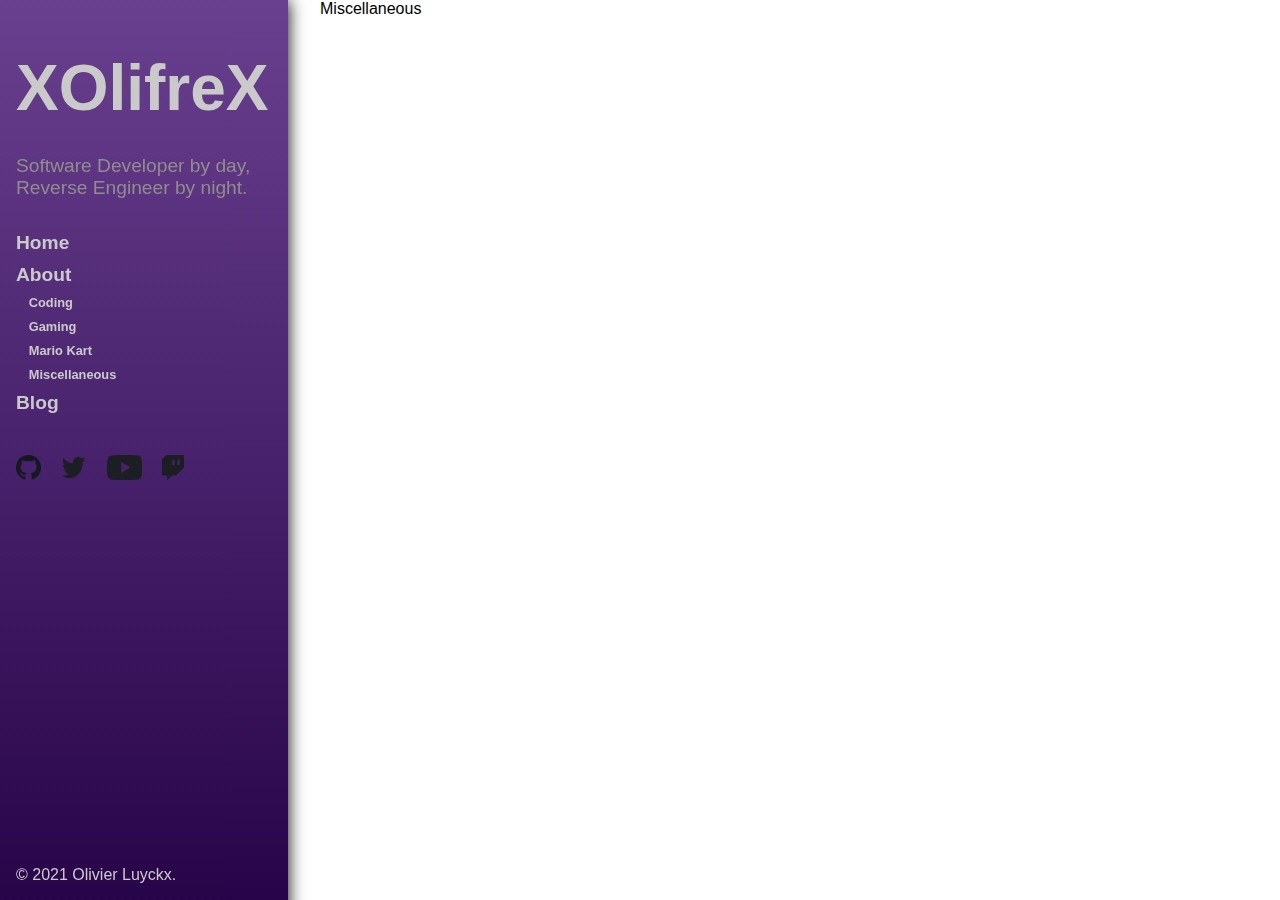
<file: about/misc.html>
<html>
    <head>
        <title>XOlifréX</title>
        <link rel="stylesheet" type="text/css" href="https://fonts.googleapis.com/css?family=Open+Sans">
        <link rel="stylesheet" href="misc.css">
        <link rel="icon" href="../resources/Mii.png">
        <meta http-equiv="content-type" content="text/html; charset=utf-8" />
  </head>
    <body>
      <!-- Sidebar stuff -->
      <div class="sidebar">
        <header>
          <div id="title">
            <!-- <img src="resources/Olifre_temp.PNG"/> -->
            <h1>
              <a id="nickname" href="/">XOlifreX</a>
            </h1>
          </div>
          <div id="additional">
            <p>Software Developer by day, Reverse Engineer by night.</p>
          </div>
        </header>
        <nav id="links">
          <a href="/">Home</a>
          <a href="../about.html">About</a>
          <div id="about-topics">
            <a href="coding.html">Coding</a>
            <a href="gaming.html">Gaming</a>
            <a href="mariokart.html">Mario Kart</a>
            <a href="misc.html">Miscellaneous</a>
          </div>
          <a href="/blog.html">Blog</a>
        </nav>
        <nav id="external-icons">
          <a href="http://github.com/XOlifreX" target="_blank" rel="noopener noreferrer"><img id="github-icon" src="../resources/github.png"/></a>
          <a href="http://twitter.com/XolifreX" target="_blank" rel="noopener noreferrer"><img id="twitter-icon" src="../resources/twitter.png"/></a>
          <a href="http://www.youtube.com/user/XolifreX" target="_blank" rel="noopener noreferrer"><img id="youtube-icon" src="../resources/youtube.png"/></a>
          <a href="http://www.twitch.tv/xOlifre96" target="_blank" rel="noopener noreferrer"><img id="twitch-icon" src="../resources/twitch.png"/></a>
        </nav>
        <p id="copyright">© 2021 Olivier Luyckx.</p>
      </div>

      <!-- Content -->
      <div class="main">
        <p>Miscellaneous</p>
      </div>
    </body>
</html>
</file>
<file: index.css>
/* General stuff */
* {
    font-family: "Segoe UI","Roboto","Oxygen","Ubuntu","Cantarell","Fira Sans","Droid Sans","Helvetica Neue",Arial,sans-serif;
    margin: 0;
    padding: 0;
}

h1 {
	font-size: 2.4rem;
}
h2 {
	margin-top: 1rem;
	font-size: 1.5rem
}
h3 {
	margin-top: 1rem;
	font-size: 1.25rem
}
h4, h5, h6 {
	margin-top: 1rem;
	font-size: 1rem
}
p {
	margin-top: 0;
	margin-bottom: 1rem
}

/* The sidebar menu */
.sidebar {
    padding: 1em 1em 1em 1em;
    height: 100%;
    width: 16em;
    position: fixed;
    z-index: 1;
    top: 0;
    left: 0;
    background-image: linear-gradient(rgb(105, 64, 143), rgb(35, 0, 68));
    overflow-x: hidden;
    padding-top: 3em;
	color: #cacaca;
    box-shadow: 0 0 1rem 0 black;
}
  
#title, #title a {
    text-decoration: none;
	margin-bottom: .5rem;
	font-weight: 600;
	line-height: 1.25;
	color: #cacaca;
}

#nickname {
    font-size: 4rem;
}

#title a:hover {
    text-decoration: underline;
}
 
#additional {
	color: #8f8d8d;
    font-size: 1.2rem;
    padding-top: 1em;
}

#links {
    padding-top: 1rem;
}

#links a {
    text-decoration: none;
	margin-bottom: .5rem;
	font-weight: 600;
	line-height: 1.25;
	color: #cacaca;
    display: block;
    font-size: 1.2rem;
}

#links #about-topics a {
    font-size: 0.8rem;
    margin-left: 1em;
}

#links a:hover {
    text-decoration: underline;
}

#copyright {
    position: fixed;
    bottom: 0;
}

#external-icons img {
    height: 25px;
    padding-top: 2rem;
    padding-right: 1rem;
}

#github-icon {
    width: 25px;
}

#twitter-icon {
    width: 25px;
}

#youtube-icon {
    width: 35px;
}

  /* Style page content */
.main {
    margin-left: 20em;
}

ul {
    list-style-position: inside;
}

#banner {
    height: 30%;
    width: auto;
    background-image: url(resources/AboutMeBanner.jpg);
    background-attachment: fixed;
    background-size: 100% auto;
    background-repeat: no-repeat;
    margin: -1em 0 0 -3em;
    box-shadow: inset 0 0 1rem 0 black;
}

@media screen and (max-width: 992px) {
    #banner {
        height: 16.5em;
    }
}

/* On smaller screens, where height is less than 450px, change the style of the sidebar (less padding and a smaller font size) */
@media screen and (max-height: 450px) {
    .sidebar {padding-top: 15px;}
    .sidebar #title {font-size: 18px;}
}

#aboutme-box {
    margin-top: 1em;
}

#aboutme-box #myself {
    height: 32em;
    width: 50em;
    background-image: url(resources/myself5.png);
    background-size: cover;
    background-repeat: no-repeat;
    margin: 0 1em 0 1em;
    float: right;
    box-shadow: 0.5em 0.5em 1em 0 black;
}

@media screen and (max-width: 1550px) {
    #aboutme-box #myself {
        height: 18em;
        width: 30em;
        background-image: url(resources/myself5.png);
    }
}

@media screen and (max-width: 1250px) {
    #aboutme-box #myself {
        height: 30em;
        width: 20em;
        background-image: url(resources/myself6.png);
    }
}

#aboutme-box a {
    text-decoration: none;
    color: red;
}

#aboutme-box a:hover{
    text-decoration: none;
    color: #8f8d8d;
}
</file>
<file: blog.css>
/* General stuff */
* {
    font-family: "Segoe UI","Roboto","Oxygen","Ubuntu","Cantarell","Fira Sans","Droid Sans","Helvetica Neue",Arial,sans-serif;
    margin: 0;
    padding: 0;
}

h1 {
	font-size: 2.4rem;
}
h2 {
	margin-top: 1rem;
	font-size: 1.5rem
}
h3 {
	margin-top: 1rem;
	font-size: 1.25rem
}
h4, h5, h6 {
	margin-top: 1rem;
	font-size: 1rem
}
p {
	margin-top: 0;
	margin-bottom: 1rem
}

/* The sidebar menu */
.sidebar {
    padding: 1em 1em 1em 1em;
    height: 100%;
    width: 16em;
    position: fixed;
    z-index: 1;
    top: 0;
    left: 0;
    background-image: linear-gradient(rgb(105, 64, 143), rgb(35, 0, 68));
    overflow-x: hidden;
    padding-top: 3em;
	color: #cacaca;
    box-shadow: 0 0 1rem 0 black;
}
  
#title, #title a {
    text-decoration: none;
	margin-bottom: .5rem;
	font-weight: 600;
	line-height: 1.25;
	color: #cacaca;
}

#nickname {
    font-size: 4rem;
}

#title a:hover {
    text-decoration: underline;
}
 
#additional {
	color: #8f8d8d;
    font-size: 1.2rem;
    padding-top: 1em;
}

#links {
    padding-top: 1rem;
}

#links a {
    text-decoration: none;
	margin-bottom: .5rem;
	font-weight: 600;
	line-height: 1.25;
	color: #cacaca;
    display: block;
    font-size: 1.2rem;
}

#links #about-topics a {
    font-size: 0.8rem;
    margin-left: 1em;
}

#links a:hover {
    text-decoration: underline;
}

#copyright {
    position: fixed;
    bottom: 0;
}

#external-icons img {
    height: 25px;
    padding-top: 2rem;
    padding-right: 1rem;
}

#github-icon {
    width: 25px;
}

#twitter-icon {
    width: 25px;
}

#youtube-icon {
    width: 35px;
}

  /* Style page content */
.main {
    margin-left: 20em;
}

ul {
    list-style-position: inside;
}

#banner {
    height: 30%;
    width: auto;
    background-image: url(resources/AboutMeBanner.jpg);
    background-attachment: fixed;
    background-size: 100% auto;
    background-repeat: no-repeat;
    margin: -1em 0 0 -3em;
    box-shadow: inset 0 0 1rem 0 black;
}

@media screen and (max-width: 992px) {
    #banner {
        height: 16.5em;
    }
}

/* On smaller screens, where height is less than 450px, change the style of the sidebar (less padding and a smaller font size) */
@media screen and (max-height: 450px) {
    .sidebar {padding-top: 15px;}
    .sidebar #title {font-size: 18px;}
}

#aboutme-box {
    margin-top: 1em;
}

#aboutme-box #myself {
    height: 32em;
    width: 50em;
    background-image: url(resources/myself5.png);
    background-size: cover;
    background-repeat: no-repeat;
    margin: 0 1em 0 1em;
    float: right;
    box-shadow: 0.5em 0.5em 1em 0 black;
}

@media screen and (max-width: 1550px) {
    #aboutme-box #myself {
        height: 18em;
        width: 30em;
        background-image: url(resources/myself5.png);
    }
}

@media screen and (max-width: 1250px) {
    #aboutme-box #myself {
        height: 30em;
        width: 20em;
        background-image: url(resources/myself6.png);
    }
}

#aboutme-box a {
    text-decoration: none;
    color: red;
}

#aboutme-box a:hover{
    text-decoration: none;
    color: #8f8d8d;
}
</file>
<file: about-topics/mariokart.css>
/* General stuff */
* {
    font-family: "Segoe UI","Roboto","Oxygen","Ubuntu","Cantarell","Fira Sans","Droid Sans","Helvetica Neue",Arial,sans-serif;
    margin: 0;
    padding: 0;
}

h1 {
	font-size: 2.4rem;
}
h2 {
	margin-top: 1rem;
	font-size: 1.5rem
}
h3 {
	margin-top: 1.5rem;
	font-size: 1.25rem
}
h4, h5, h6 {
	margin-top: 1rem;
	font-size: 1rem
}
p {
	margin-top: 0;
	margin-bottom: 1rem
}

/* The sidebar menu */
.sidebar {
    padding: 1em 1em 1em 1em;
    height: 100%;
    width: 16em;
    position: fixed;
    z-index: 1;
    top: 0;
    left: 0;
    background-image: linear-gradient(rgb(105, 64, 143), rgb(35, 0, 68));
    overflow-x: hidden;
    padding-top: 1.5em;
	color: #cacaca;
    box-shadow: 0 0 1rem 0 black;
}
  
#title, #title a {
    text-decoration: none;
	margin-bottom: .5rem;
	font-weight: 600;
	line-height: 1.25;
	color: #cacaca;
}

#nickname {
    font-size: 4rem;
}

#title a:hover {
    text-decoration: underline;
}
 
#additional {
	color: #8f8d8d;
    font-size: 1.2rem;
}

#links {
    padding-top: 1rem;
}

#links a {
    text-decoration: none;
	margin-bottom: .5rem;
	font-weight: 600;
	line-height: 1.25;
	color: #cacaca;
    display: block;
    font-size: 1.2rem;
}

#links a:hover {
    text-decoration: underline;
}

#copyright {
    position: fixed;
    bottom: 0;
}

#external-icons img {
    height: 25px;
    padding-top: 2rem;
    padding-right: 1rem;
}

#github-icon {
    width: 25px;
}

#twitter-icon {
    width: 25px;
}

#youtube-icon {
    width: 35px;
}

  /* Style page content */
.main {
    margin-left: 20em;
}

#banner {
    height: 32em;
    width: auto;
    background-image: url(../resources/MarioKartTrophiesBanner.png);
    background-attachment: fixed;
    background-size: cover;
    background-repeat: no-repeat;
    margin: -1em 0 0 -3em;
    box-shadow: inset 0 0 1rem 0 black;
}

/* On smaller screens, where height is less than 450px, change the style of the sidebar (less padding and a smaller font size) */
@media screen and (max-height: 450px) {
    .sidebar {padding-top: 15px;}
    .sidebar #title {font-size: 18px;}
}

#mariokart-box {
    width: 100%;
    height: 100%;
}

#mariokart-box p a{
    text-decoration: none;
    color: red;
}

#mariokart-box p a:hover{
    text-decoration: none;
    color: #8f8d8d;
}

#tournaments #image-group img {
    width: 30em;
    height: 18em;
}

#tournaments img {
    width: 50em;
    height: 36em;
}
</file>
<file: about/coding.css>
/* General stuff */
* {
    font-family: "Segoe UI","Roboto","Oxygen","Ubuntu","Cantarell","Fira Sans","Droid Sans","Helvetica Neue",Arial,sans-serif;
    margin: 0;
    padding: 0;
}

h1 {
	font-size: 2.4rem;
}
h2 {
	margin-top: 1rem;
	font-size: 1.5rem
}
h3 {
	margin-top: 1rem;
	font-size: 1.25rem
}
h4, h5, h6 {
	margin-top: 1rem;
	font-size: 1rem
}
p {
	margin-top: 0;
	margin-bottom: 1rem
}

/* The sidebar menu */
.sidebar {
    padding: 1em 1em 1em 1em;
    height: 100%;
    width: 16em;
    position: fixed;
    z-index: 1;
    top: 0;
    left: 0;
    background-image: linear-gradient(rgb(105, 64, 143), rgb(35, 0, 68));
    overflow-x: hidden;
    padding-top: 3em;
	color: #cacaca;
    box-shadow: 0 0 1rem 0 black;
}
  
#title, #title a {
    text-decoration: none;
	margin-bottom: .5rem;
	font-weight: 600;
	line-height: 1.25;
	color: #cacaca;
}

#nickname {
    font-size: 4rem;
}

#title a:hover {
    text-decoration: underline;
}
 
#additional {
	color: #8f8d8d;
    font-size: 1.2rem;
    padding-top: 1em;
}

#links {
    padding-top: 1rem;
}

#links a {
    text-decoration: none;
	margin-bottom: .5rem;
	font-weight: 600;
	line-height: 1.25;
	color: #cacaca;
    display: block;
    font-size: 1.2rem;
}

#links #about-topics a {
    font-size: 0.8rem;
    margin-left: 1em;
}

#links a:hover {
    text-decoration: underline;
}

#copyright {
    position: fixed;
    bottom: 0;
}

#external-icons img {
    height: 25px;
    padding-top: 2rem;
    padding-right: 1rem;
}

#github-icon {
    width: 25px;
}

#twitter-icon {
    width: 25px;
}

#youtube-icon {
    width: 35px;
}

  /* Style page content */
.main {
    margin-left: 20em;
}

ul {
    list-style-position: inside;
}

#banner {
    height: 30%;
    width: auto;
    background-image: url(../resources/CodingBanner.PNG);
    background-attachment: fixed;
    background-size: 100% auto;
    background-repeat: no-repeat;
    margin: -1em 0 0 -3em;
    box-shadow: inset 0 0 1rem 0 black;
}

@media screen and (max-width: 992px) {
    #banner {
        height: 16.5em;
    }
}

/* On smaller screens, where height is less than 450px, change the style of the sidebar (less padding and a smaller font size) */
@media screen and (max-height: 450px) {
    .sidebar {padding-top: 15px;}
    .sidebar #title {font-size: 18px;}
}

#coding-box {
    margin-top: 1em;
}

#coding-box img {
    width: 60em;
    height: auto;
}

@media screen and (max-width: 1280px) {
    #coding-box img {
        width: 97.5%;
        height: auto;
    }
}

#coding-box a {
    text-decoration: none;
    color: red;
}

#coding-box a:hover{
    text-decoration: none;
    color: #8f8d8d;
}
</file>
<file: about/gaming.css>
/* General stuff */
* {
    font-family: "Segoe UI","Roboto","Oxygen","Ubuntu","Cantarell","Fira Sans","Droid Sans","Helvetica Neue",Arial,sans-serif;
    margin: 0;
    padding: 0;
}

h1 {
	font-size: 2.4rem;
}
h2 {
	margin-top: 1rem;
	font-size: 1.5rem
}
h3 {
	margin-top: 1rem;
	font-size: 1.25rem
}
h4, h5, h6 {
	margin-top: 1rem;
	font-size: 1rem
}
p {
	margin-top: 0;
	margin-bottom: 1rem
}

/* The sidebar menu */
.sidebar {
    padding: 1em 1em 1em 1em;
    height: 100%;
    width: 16em;
    position: fixed;
    z-index: 1;
    top: 0;
    left: 0;
    background-image: linear-gradient(rgb(105, 64, 143), rgb(35, 0, 68));
    overflow-x: hidden;
    padding-top: 3em;
	color: #cacaca;
    box-shadow: 0 0 1rem 0 black;
}
  
#title, #title a {
    text-decoration: none;
	margin-bottom: .5rem;
	font-weight: 600;
	line-height: 1.25;
	color: #cacaca;
}

#nickname {
    font-size: 4rem;
}

#title a:hover {
    text-decoration: underline;
}
 
#additional {
	color: #8f8d8d;
    font-size: 1.2rem;
    padding-top: 1em;
}

#links {
    padding-top: 1rem;
}

#links a {
    text-decoration: none;
	margin-bottom: .5rem;
	font-weight: 600;
	line-height: 1.25;
	color: #cacaca;
    display: block;
    font-size: 1.2rem;
}

#links #about-topics a {
    font-size: 0.8rem;
    margin-left: 1em;
}

#links a:hover {
    text-decoration: underline;
}

#copyright {
    position: fixed;
    bottom: 0;
}

#external-icons img {
    height: 25px;
    padding-top: 2rem;
    padding-right: 1rem;
}

#github-icon {
    width: 25px;
}

#twitter-icon {
    width: 25px;
}

#youtube-icon {
    width: 35px;
}

  /* Style page content */
.main {
    margin-left: 20em;
}

ul {
    list-style-position: inside;
}

#banner {
    height: 30%;
    width: auto;
    background-image: url(../resources/GamingBanner2.jpg);
    background-attachment: fixed;
    background-repeat: no-repeat;
    background-size: 100% auto;
    margin: -1em 0 0 -3em;
    box-shadow: inset 0 0 1rem 0 black;
}

@media screen and (max-width: 992px) {
    #banner {
        height: 16.5em;
    }
}

/* On smaller screens, where height is less than 450px, change the style of the sidebar (less padding and a smaller font size) */
@media screen and (max-height: 450px) {
    .sidebar {padding-top: 15px;}
    .sidebar #title {font-size: 18px;}
}

#gaming-box {
    margin-top: 1em;
}

#gaming-box img {
    width: 60em;
    height: auto;
}

#gaming-box .mobile img {
    width: 20em; 
    height: auto;
}

@media screen and (max-width: 1280px) {
    #gaming-box img {
        width: 97.5%;
        height: auto;
    }
}

#gaming-box a {
    text-decoration: none;
    color: red;
}

#gaming-box a:hover{
    text-decoration: none;
    color: #8f8d8d;
}
</file>
<file: about/mariokart.css>
/* General stuff */
* {
    font-family: "Segoe UI","Roboto","Oxygen","Ubuntu","Cantarell","Fira Sans","Droid Sans","Helvetica Neue",Arial,sans-serif;
    margin: 0;
    padding: 0;
}

h1 {
	font-size: 2.4rem;
}
h2 {
	margin-top: 1rem;
	font-size: 1.5rem
}
h3 {
	margin-top: 1rem;
	font-size: 1.25rem
}
h4, h5, h6 {
	margin-top: 1rem;
	font-size: 1rem
}
p {
	margin-top: 0;
	margin-bottom: 1rem
}

/* The sidebar menu */
.sidebar {
    padding: 1em 1em 1em 1em;
    height: 100%;
    width: 16em;
    position: fixed;
    z-index: 1;
    top: 0;
    left: 0;
    background-image: linear-gradient(rgb(105, 64, 143), rgb(35, 0, 68));
    overflow-x: hidden;
    padding-top: 3em;
	color: #cacaca;
    box-shadow: 0 0 1rem 0 black;
}
  
#title, #title a {
    text-decoration: none;
	margin-bottom: .5rem;
	font-weight: 600;
	line-height: 1.25;
	color: #cacaca;
}

#nickname {
    font-size: 4rem;
}

#title a:hover {
    text-decoration: underline;
}
 
#additional {
	color: #8f8d8d;
    font-size: 1.2rem;
    padding-top: 1em;
}

#links {
    padding-top: 1rem;
}

#links a {
    text-decoration: none;
	margin-bottom: .5rem;
	font-weight: 600;
	line-height: 1.25;
	color: #cacaca;
    display: block;
    font-size: 1.2rem;
}

#links #about-topics a {
    font-size: 0.8rem;
    margin-left: 1em;
}

#links a:hover {
    text-decoration: underline;
}

#copyright {
    position: fixed;
    bottom: 0;
}

#external-icons img {
    height: 25px;
    padding-top: 2rem;
    padding-right: 1rem;
}

#github-icon {
    width: 25px;
}

#twitter-icon {
    width: 25px;
}

#youtube-icon {
    width: 35px;
}

  /* Style page content */
.main {
    margin-left: 20em;
}

ul {
    list-style-position: inside;
}

#banner {
    height: 30%;
    width: auto;
    background-image: url(../resources/MarioKartTrophiesBanner.png);
    background-attachment: fixed;
    background-size: 100% auto;
    background-repeat: no-repeat;
    margin: -1em 0 0 -3em;
    box-shadow: inset 0 0 1rem 0 black;
}

@media screen and (max-width: 992px) {
    #banner {
        height: 16.5em;
    }
}

/* On smaller screens, where height is less than 450px, change the style of the sidebar (less padding and a smaller font size) */
@media screen and (max-height: 450px) {
    .sidebar {padding-top: 15px;}
    .sidebar #title {font-size: 18px;}
}

#mariokart-box {
    margin-top: 1em;
    width: 100%;
    height: 100%;
}

#mariokart-box ._3ds img {
    width: 25em; 
    height: 30em;
}

#mariokart-box img {
    width: 60em;
    height: auto;
}

@media screen and (max-width: 1280px) {
    #mariokart-box img {
        width: 97.5%;
        height: auto;
    }
}

#mariokart-box a {
    text-decoration: none;
    color: red;
}

#mariokart-box a:hover{
    text-decoration: none;
    color: #8f8d8d;
}
</file>
<file: about/misc.css>
/* General stuff */
* {
    font-family: "Segoe UI","Roboto","Oxygen","Ubuntu","Cantarell","Fira Sans","Droid Sans","Helvetica Neue",Arial,sans-serif;
    margin: 0;
    padding: 0;
}

h1 {
	font-size: 2.4rem;
}
h2 {
	margin-top: 1rem;
	font-size: 1.5rem
}
h3 {
	margin-top: 1rem;
	font-size: 1.25rem
}
h4, h5, h6 {
	margin-top: 1rem;
	font-size: 1rem
}
p {
	margin-top: 0;
	margin-bottom: 1rem
}

/* The sidebar menu */
.sidebar {
    padding: 1em 1em 1em 1em;
    height: 100%;
    width: 16em;
    position: fixed;
    z-index: 1;
    top: 0;
    left: 0;
    background-image: linear-gradient(rgb(105, 64, 143), rgb(35, 0, 68));
    overflow-x: hidden;
    padding-top: 3em;
	color: #cacaca;
    box-shadow: 0 0 1rem 0 black;
}
  
#title, #title a {
    text-decoration: none;
	margin-bottom: .5rem;
	font-weight: 600;
	line-height: 1.25;
	color: #cacaca;
}

#nickname {
    font-size: 4rem;
}

#title a:hover {
    text-decoration: underline;
}
 
#additional {
	color: #8f8d8d;
    font-size: 1.2rem;
    padding-top: 1em;
}

#links {
    padding-top: 1rem;
}

#links a {
    text-decoration: none;
	margin-bottom: .5rem;
	font-weight: 600;
	line-height: 1.25;
	color: #cacaca;
    display: block;
    font-size: 1.2rem;
}

#links #about-topics a {
    font-size: 0.8rem;
    margin-left: 1em;
}

#links a:hover {
    text-decoration: underline;
}

#copyright {
    position: fixed;
    bottom: 0;
}

#external-icons img {
    height: 25px;
    padding-top: 2rem;
    padding-right: 1rem;
}

#github-icon {
    width: 25px;
}

#twitter-icon {
    width: 25px;
}

#youtube-icon {
    width: 35px;
}

  /* Style page content */
.main {
    margin-left: 20em;
}

ul {
    list-style-position: inside;
}

#banner {
    height: 30%;
    width: auto;
    background-image: url(resources/AboutMeBanner.jpg);
    background-attachment: fixed;
    background-size: 100% auto;
    background-repeat: no-repeat;
    margin: -1em 0 0 -3em;
    box-shadow: inset 0 0 1rem 0 black;
}

@media screen and (max-width: 992px) {
    #banner {
        height: 16.5em;
    }
}

/* On smaller screens, where height is less than 450px, change the style of the sidebar (less padding and a smaller font size) */
@media screen and (max-height: 450px) {
    .sidebar {padding-top: 15px;}
    .sidebar #title {font-size: 18px;}
}
</file>
